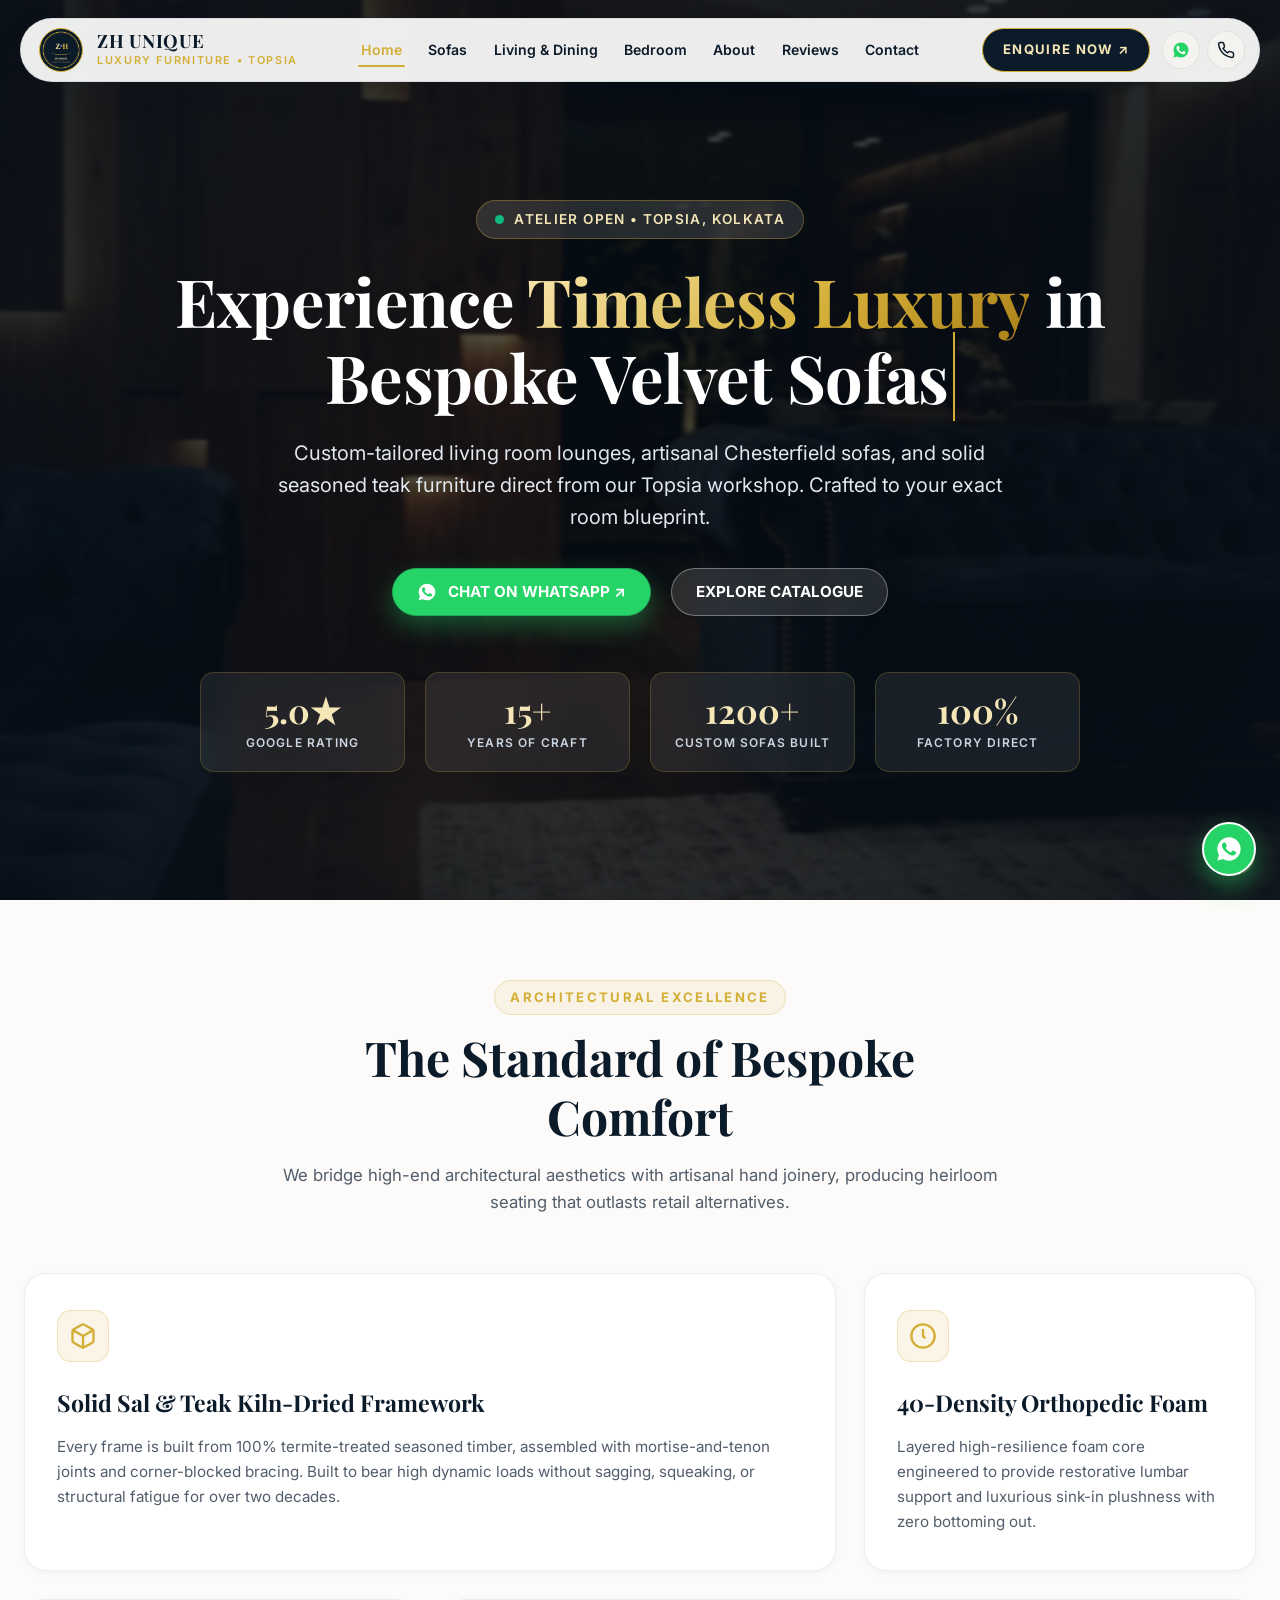
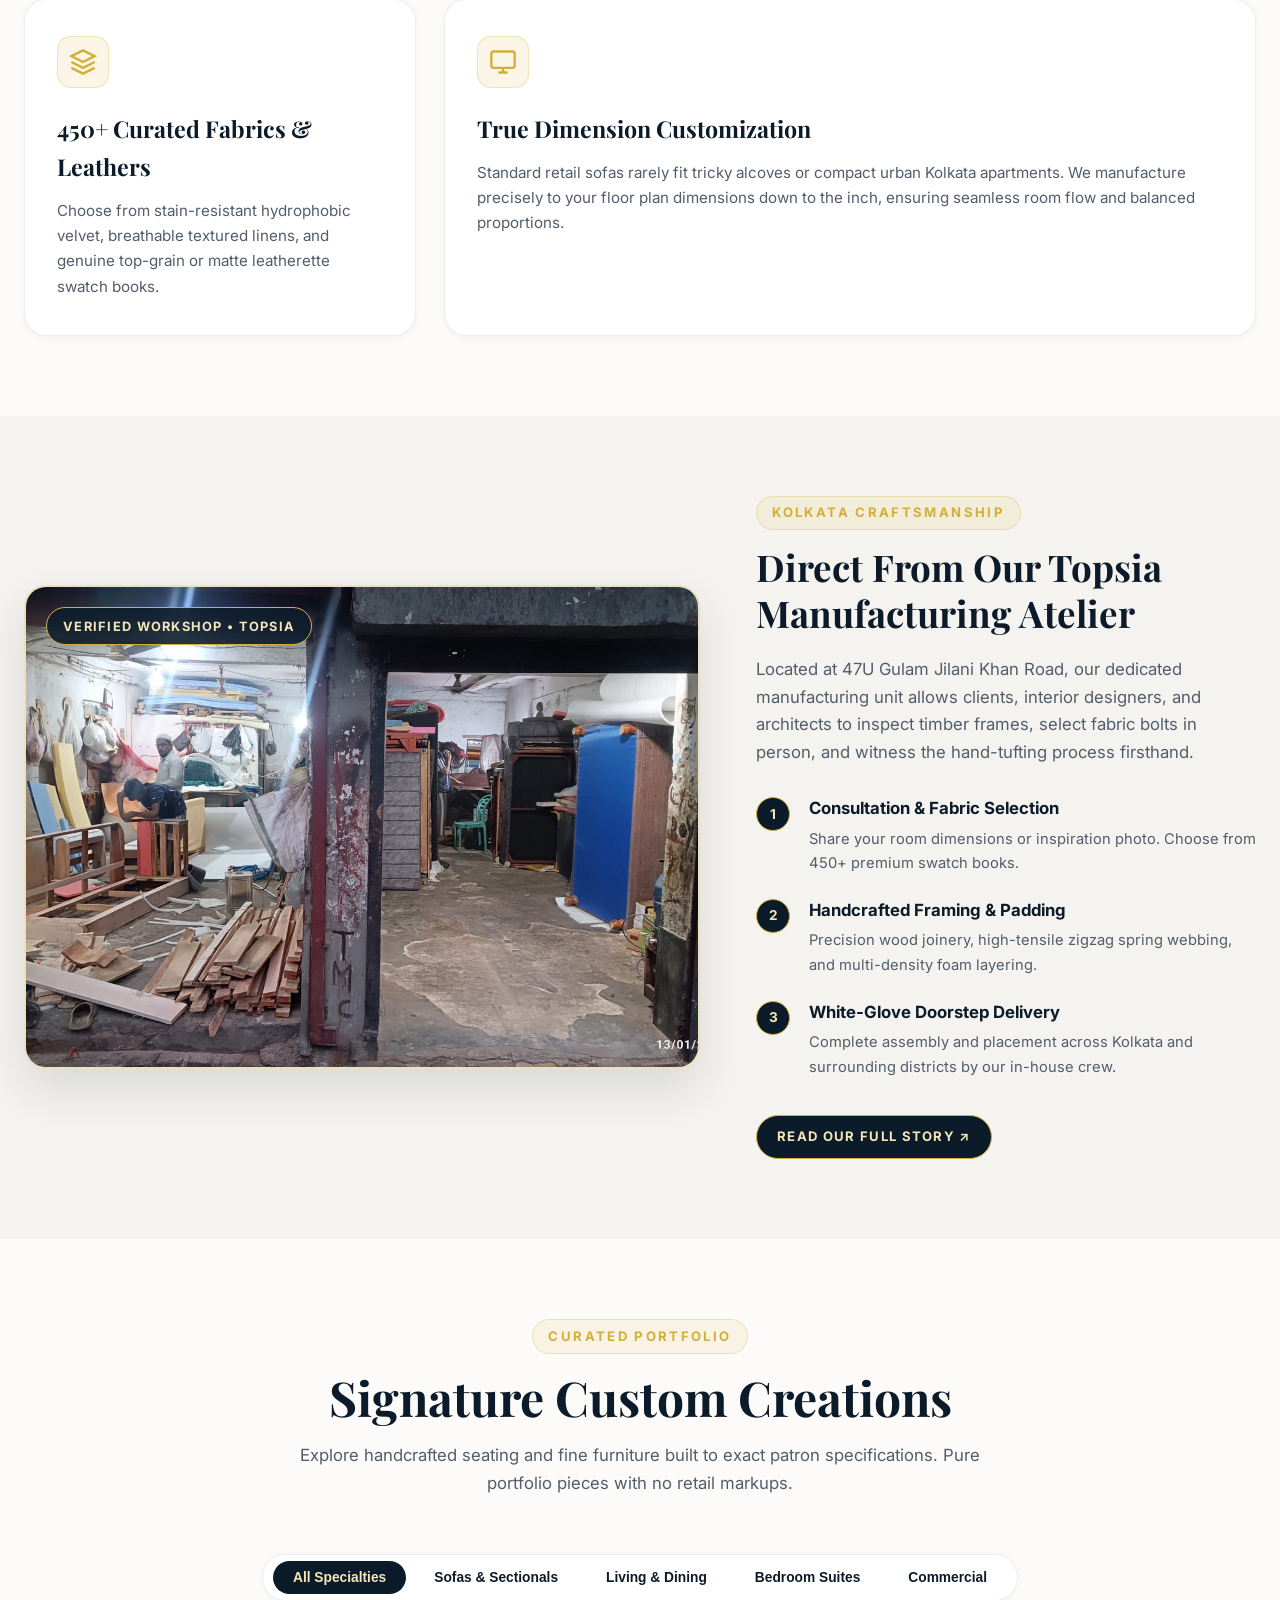
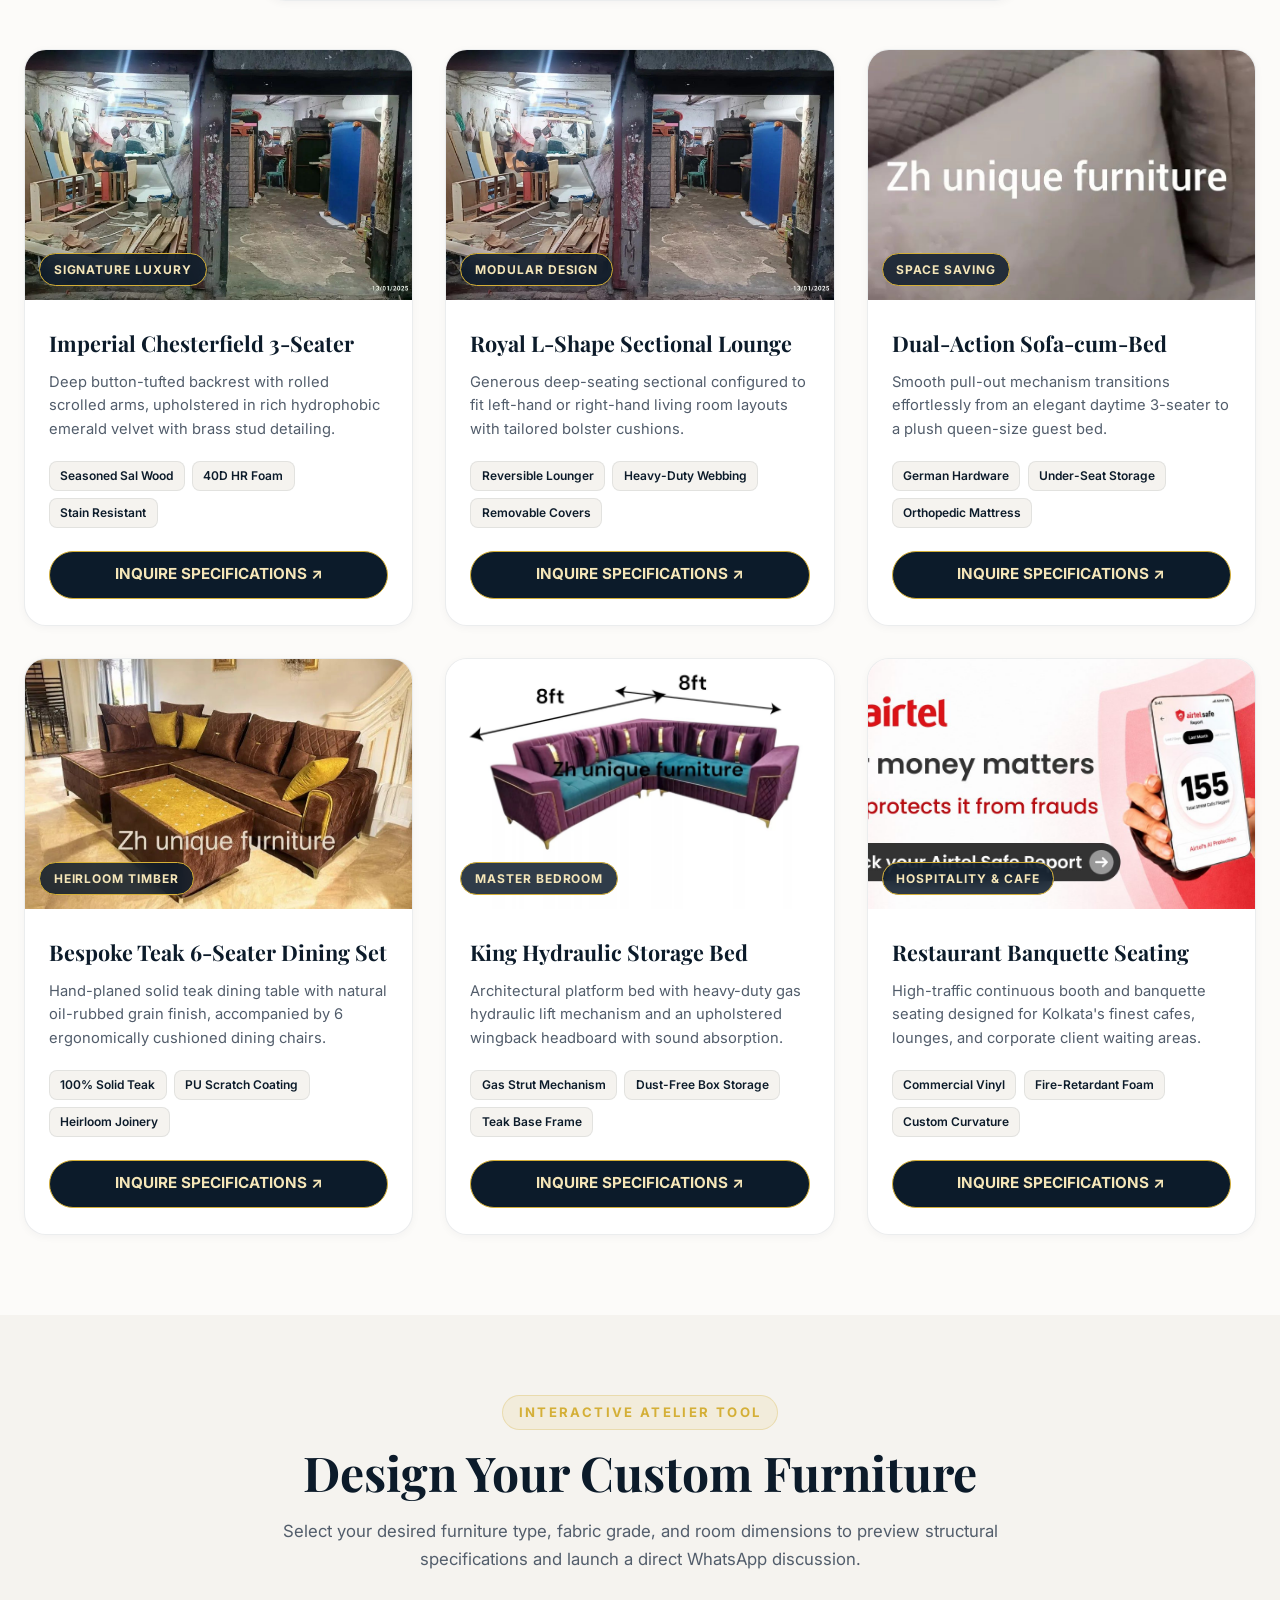
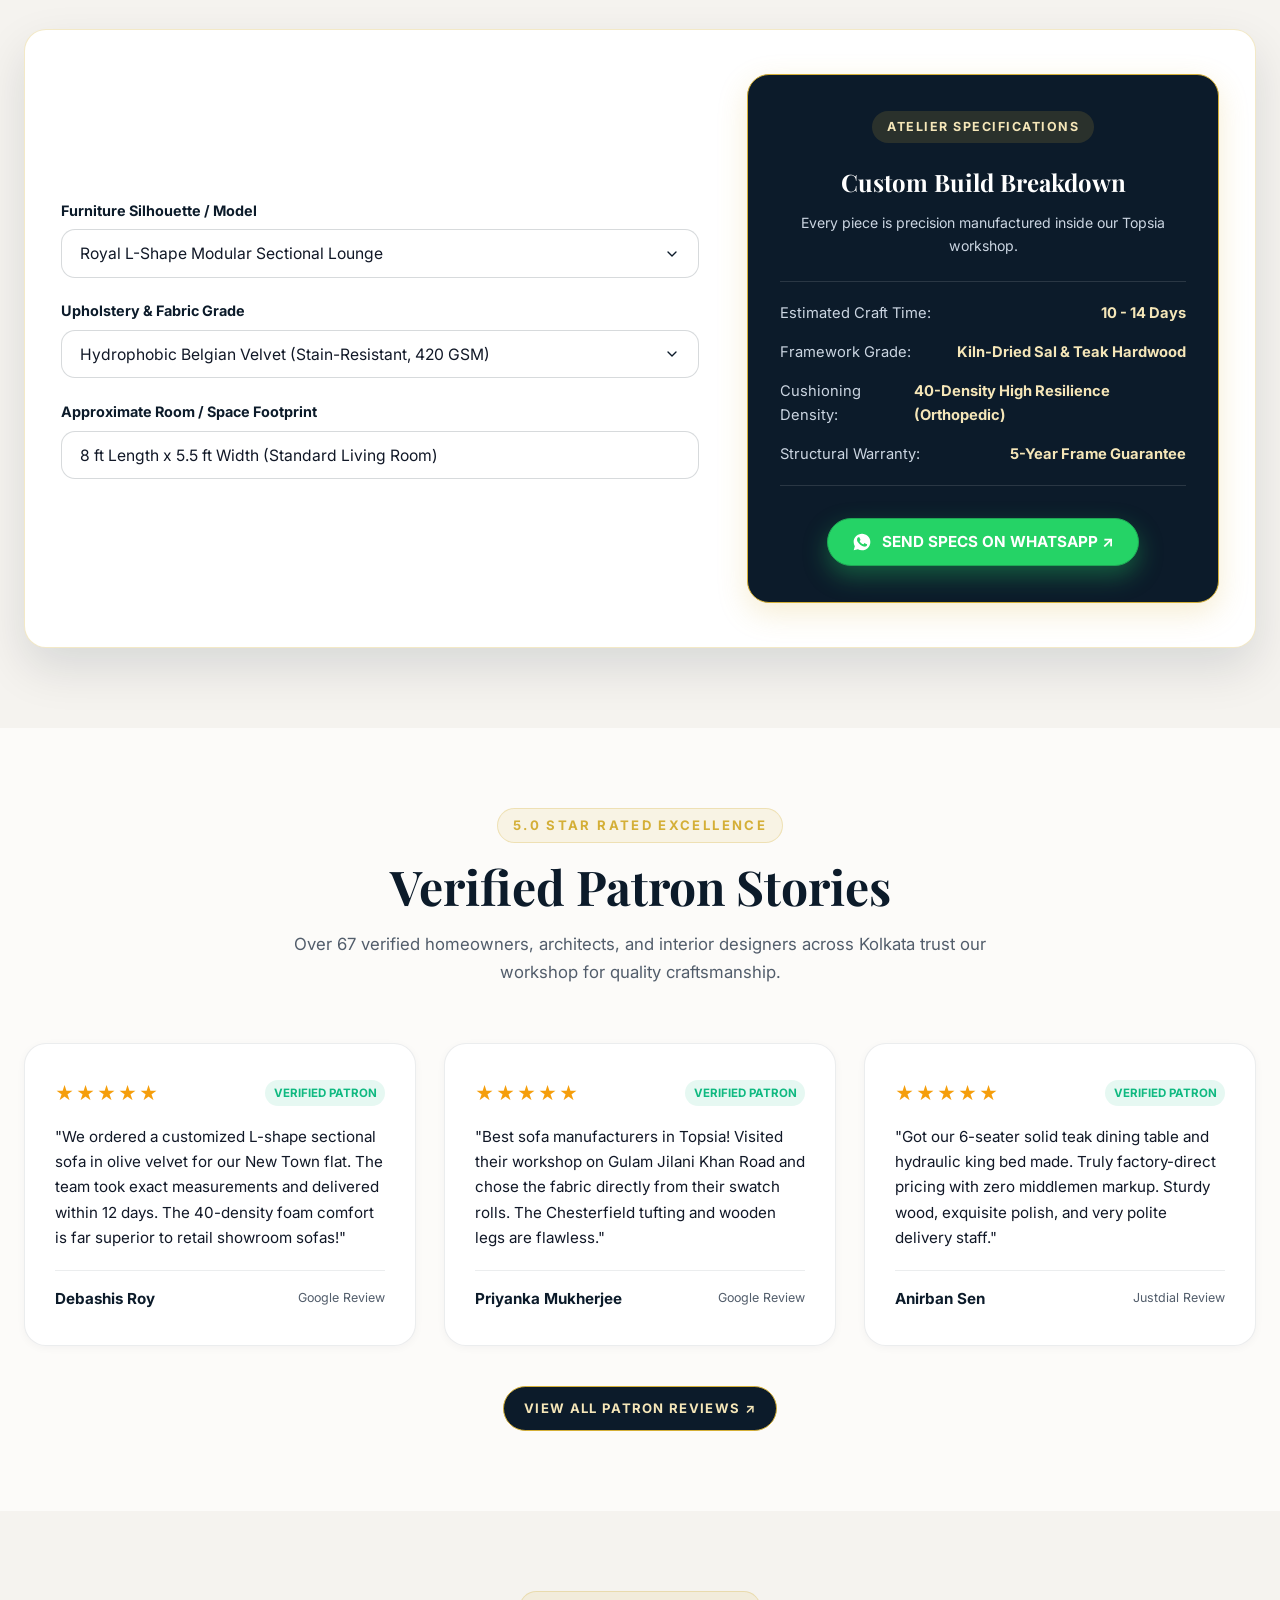
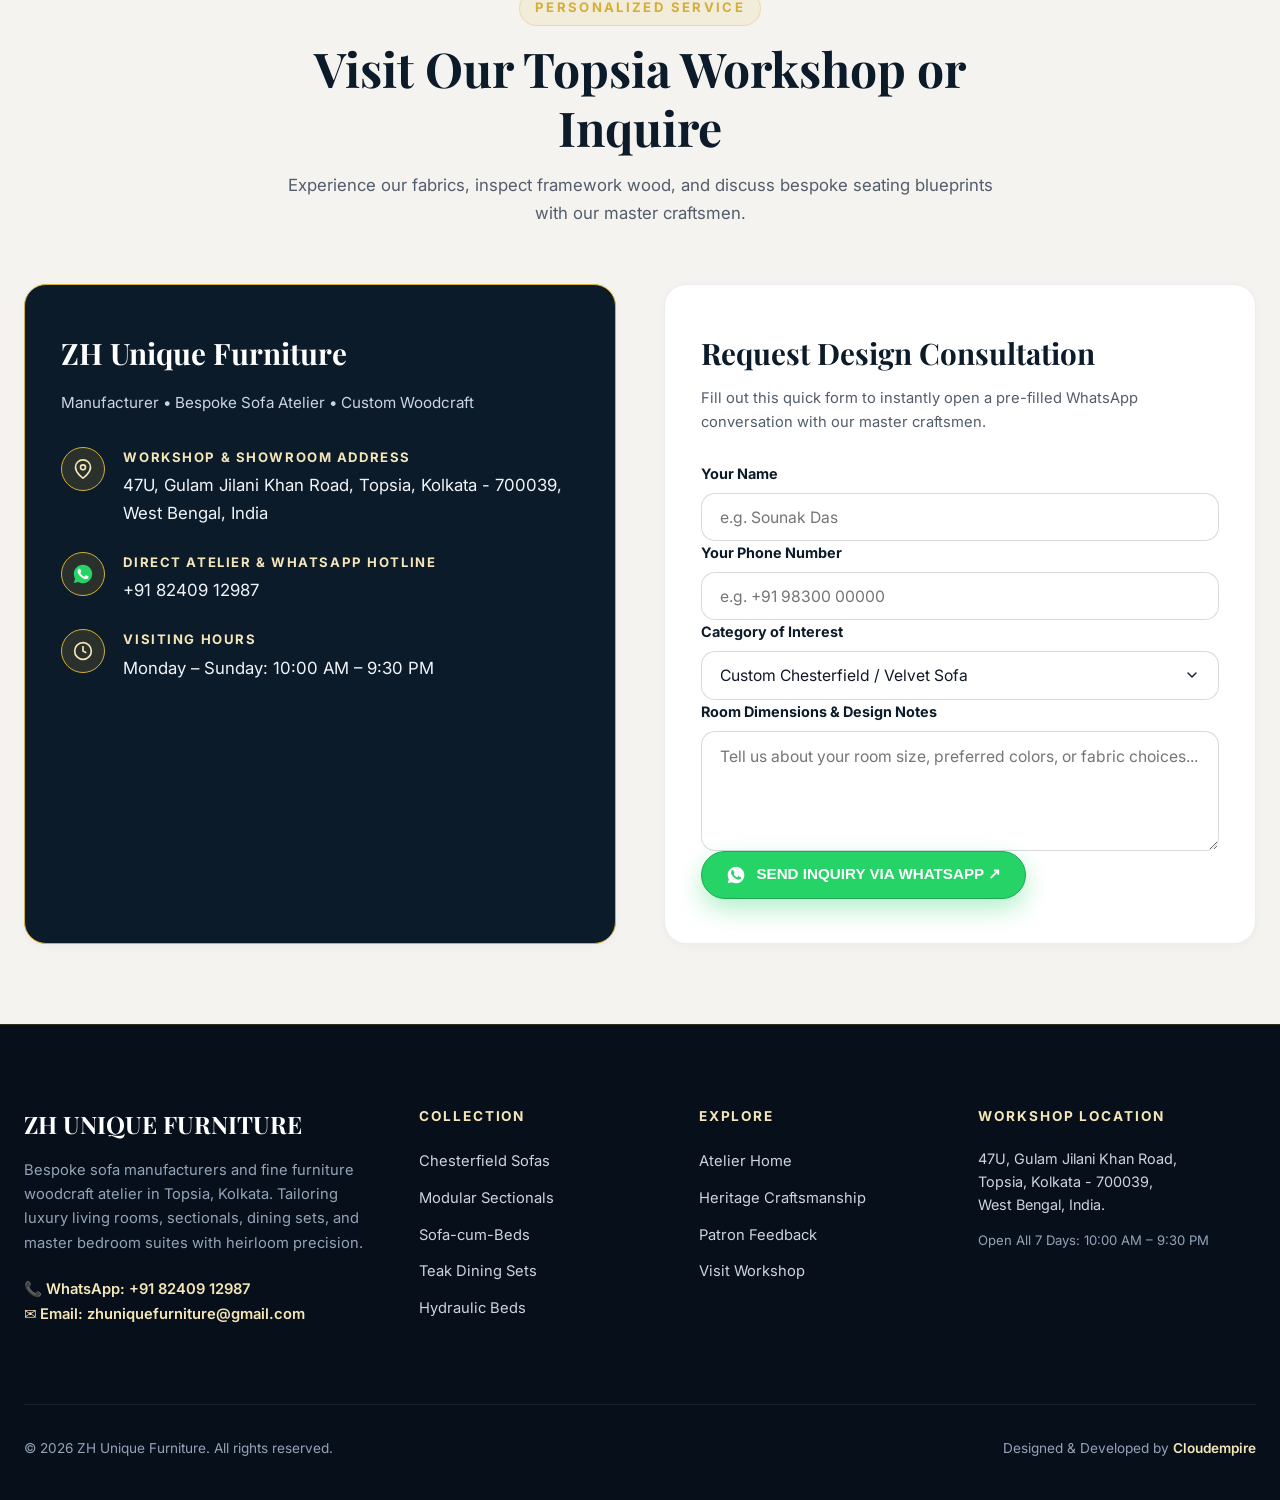
<file: index.html>
<!DOCTYPE html>
<html lang="en">
<head>
  <meta charset="UTF-8">
  <meta name="viewport" content="width=device-width, initial-scale=1.0">
  <title>ZH Unique Furniture | Bespoke Luxury Sofas & Handcrafted Furniture Kolkata</title>
  <meta name="description" content="Kolkata's premier bespoke luxury sofa manufacturer in Topsia. Handcrafted Chesterfield sofas, L-shape modular sectionals, solid teak dining sets, and hydraulic beds.">
  <link rel="icon" type="image/svg+xml" href="assets/images/favicon.svg">
  <link rel="icon" type="image/png" sizes="32x32" href="assets/images/favicon-32x32.png">
  <link rel="icon" href="assets/images/favicon.ico">
  <link rel="apple-touch-icon" sizes="180x180" href="assets/images/apple-touch-icon.png">
  <link rel="preconnect" href="https://fonts.googleapis.com">
  <link rel="preconnect" href="https://fonts.gstatic.com" crossorigin>
  <link href="https://fonts.googleapis.com/css2?family=Cinzel:wght@600;700;800;900&family=Inter:wght@400;500;600;700&family=Playfair+Display:ital,wght@0,600;0,700;0,800;1,600&display=swap" rel="stylesheet">
  <link rel="stylesheet" href="assets/css/style.css">
</head>
<body>

  <!-- Floating Frosted Pill Header -->
  <header class="site-header">
    <nav class="navbar-pill" aria-label="Main Navigation">
      <a href="index.html" class="brand-wrapper">
        <img src="assets/images/logo.png" alt="ZH Unique Furniture Emblem" class="brand-emblem" width="44" height="44">
        <div class="brand-text-block">
          <span class="brand-name">ZH UNIQUE</span>
          <span class="brand-sub">LUXURY FURNITURE • TOPSIA</span>
        </div>
      </a>

      <ul class="nav-links">
        <li><a href="index.html" class="nav-link active">Home</a></li>
        <li><a href="sofas.html" class="nav-link">Sofas</a></li>
        <li><a href="living-dining.html" class="nav-link">Living &amp; Dining</a></li>
        <li><a href="bedroom.html" class="nav-link">Bedroom</a></li>
        <li><a href="about.html" class="nav-link">About</a></li>
        <li><a href="reviews.html" class="nav-link">Reviews</a></li>
        <li><a href="contact.html" class="nav-link">Contact</a></li>
      </ul>

      <div class="header-actions">
        <a href="https://wa.me/918240912987?text=Hello%20ZH%20Unique%20Furniture%2C%20I%20would%20like%20to%20inquire%20about%20custom%20sofas." class="btn-cta-pill" target="_blank" rel="noopener noreferrer">
          ENQUIRE NOW ↗
        </a>
        <div class="social-circle-icons">
          <a href="https://wa.me/918240912987" class="social-icon-btn" aria-label="WhatsApp" target="_blank" rel="noopener noreferrer">
            <svg width="18" height="18" viewBox="0 0 24 24" fill="none">
              <path fill-rule="evenodd" clip-rule="evenodd" d="M12 2C6.48 2 2 6.48 2 12C2 13.85 2.5 15.58 3.37 17.07L2.05 21.95L7.07 20.64C8.52 21.5 10.2 22 12 22C17.52 22 22 17.52 22 12C22 6.48 17.52 2 12 2Z" fill="#25D366"/>
              <path d="M17.5 14.33C17.2 14.18 15.75 13.46 15.48 13.36C15.21 13.26 15.01 13.21 14.82 13.51C14.62 13.81 14.05 14.48 13.88 14.68C13.7 14.88 13.53 14.9 13.23 14.75C12.93 14.6 11.98 14.29 10.85 13.28C9.97 12.5 9.38 11.53 9.2 11.23C9.03 10.93 9.18 10.77 9.33 10.62C9.47 10.49 9.63 10.27 9.78 10.1C9.93 9.93 9.98 9.8 10.08 9.6C10.18 9.4 10.13 9.23 10.05 9.08C9.98 8.93 9.38 7.45 9.13 6.85C8.88 6.28 8.63 6.35 8.45 6.35C8.28 6.35 8.08 6.33 7.88 6.33C7.68 6.33 7.35 6.4 7.08 6.7C6.8 7 6.03 7.73 6.03 9.2C6.03 10.68 7.1 12.1 7.25 12.3C7.4 12.5 9.35 15.5 12.33 16.78C13.03 17.08 13.58 17.27 14.02 17.4C14.73 17.63 15.38 17.6 15.88 17.52C16.45 17.44 17.62 16.81 17.87 16.11C18.12 15.41 18.12 14.81 18.05 14.68C17.97 14.56 17.8 14.48 17.5 14.33Z" fill="#FFFFFF"/>
            </svg>
          </a>
          <a href="tel:+918240912987" class="social-icon-btn" aria-label="Direct Phone">
            <svg width="18" height="18" viewBox="0 0 24 24" fill="none" stroke="currentColor" stroke-width="2">
              <path d="M22 16.92v3a2 2 0 0 1-2.18 2 19.79 19.79 0 0 1-8.63-3.07 19.5 19.5 0 0 1-6-6 19.79 19.79 0 0 1-3.07-8.67A2 2 0 0 1 4.11 2h3a2 2 0 0 1 2 1.72 12.84 12.84 0 0 0 .7 2.81 2 2 0 0 1-.45 2.11L8.09 9.91a16 16 0 0 0 6 6l1.27-1.27a2 2 0 0 1 2.11-.45 12.84 12.84 0 0 0 2.81.7A2 2 0 0 1 22 16.92z"/>
            </svg>
          </a>
        </div>
        <button class="nav-toggle-btn" aria-label="Open Navigation Drawer" aria-expanded="false">
          <svg width="24" height="24" viewBox="0 0 24 24" fill="none" stroke="currentColor" stroke-width="2">
            <path d="M4 6h16M4 12h16M4 18h16"/>
          </svg>
        </button>
      </div>
    </nav>
  </header>

  <!-- Edge-to-Edge 16:9 Gemini Video Hero -->
  <section class="hero-section">
    <div class="hero-video-wrapper">
      <video autoplay muted loop playsinline poster="assets/images/hero-poster.jpg">
        <source src="assets/videos/hero.mp4" type="video/mp4">
      </video>
    </div>
    <div class="hero-overlay"></div>

    <div class="hero-content">
      <div class="hero-badge">
        <span class="live-beacon"></span>
        <span>Atelier Open &bull; Topsia, Kolkata</span>
      </div>

      <h1 class="hero-title">
        Experience <span class="gold-highlight">Timeless Luxury</span> in <br>
        <span class="dynamic-typewriter">Bespoke Velvet Sofas</span>
      </h1>

      <p class="hero-subtitle">
        Custom-tailored living room lounges, artisanal Chesterfield sofas, and solid seasoned teak furniture direct from our Topsia workshop. Crafted to your exact room blueprint.
      </p>

      <div class="hero-actions">
        <!-- Mandatory WhatsApp Contrast Rule: White icon on green button -->
        <a href="https://wa.me/918240912987?text=Hello%20ZH%20Unique%20Furniture%2C%20I%20would%20like%20to%20customize%20a%20sofa%20for%20my%20home." class="btn-hero-primary" target="_blank" rel="noopener noreferrer">
          <svg width="20" height="20" viewBox="0 0 24 24" fill="none">
            <path fill-rule="evenodd" clip-rule="evenodd" d="M12 2C6.48 2 2 6.48 2 12C2 13.85 2.5 15.58 3.37 17.07L2.05 21.95L7.07 20.64C8.52 21.5 10.2 22 12 22C17.52 22 22 17.52 22 12C22 6.48 17.52 2 12 2Z" fill="#FFFFFF"/>
            <path d="M17.5 14.33C17.2 14.18 15.75 13.46 15.48 13.36C15.21 13.26 15.01 13.21 14.82 13.51C14.62 13.81 14.05 14.48 13.88 14.68C13.7 14.88 13.53 14.9 13.23 14.75C12.93 14.6 11.98 14.29 10.85 13.28C9.97 12.5 9.38 11.53 9.2 11.23C9.03 10.93 9.18 10.77 9.33 10.62C9.47 10.49 9.63 10.27 9.78 10.1C9.93 9.93 9.98 9.8 10.08 9.6C10.18 9.4 10.13 9.23 10.05 9.08C9.98 8.93 9.38 7.45 9.13 6.85C8.88 6.28 8.63 6.35 8.45 6.35C8.28 6.35 8.08 6.33 7.88 6.33C7.68 6.33 7.35 6.4 7.08 6.7C6.8 7 6.03 7.73 6.03 9.2C6.03 10.68 7.1 12.1 7.25 12.3C7.4 12.5 9.35 15.5 12.33 16.78C13.03 17.08 13.58 17.27 14.02 17.4C14.73 17.63 15.38 17.6 15.88 17.52C16.45 17.44 17.62 16.81 17.87 16.11C18.12 15.41 18.12 14.81 18.05 14.68C17.97 14.56 17.8 14.48 17.5 14.33Z" fill="#25D366"/>
          </svg>
          <span>CHAT ON WHATSAPP ↗</span>
        </a>
        <a href="sofas.html" class="btn-hero-secondary">
          EXPLORE CATALOGUE
        </a>
      </div>

      <!-- 4 Telemetry Stats in 2x2 Mobile Above Fold -->
      <div class="hero-telemetry-grid">
        <div class="hero-stat-card">
          <div class="stat-number stat-counter" data-target="5.0" data-decimal="true" data-suffix="★">5.0★</div>
          <div class="stat-label">Google Rating</div>
        </div>
        <div class="hero-stat-card">
          <div class="stat-number stat-counter" data-target="15" data-suffix="+">15+</div>
          <div class="stat-label">Years of Craft</div>
        </div>
        <div class="hero-stat-card">
          <div class="stat-number stat-counter" data-target="1200" data-suffix="+">1200+</div>
          <div class="stat-label">Custom Sofas Built</div>
        </div>
        <div class="hero-stat-card">
          <div class="stat-number stat-counter" data-target="100" data-suffix="%">100%</div>
          <div class="stat-label">Factory Direct</div>
        </div>
      </div>
    </div>

    <button class="video-control-btn" aria-label="Pause Hero Video">
      <svg width="20" height="20" viewBox="0 0 24 24" fill="none" stroke="currentColor" stroke-width="2">
        <rect x="6" y="4" width="4" height="16"/>
        <rect x="14" y="4" width="4" height="16"/>
      </svg>
    </button>
  </section>

  <!-- Brand Philosophy Bento Grid -->
  <section class="section">
    <div class="section-head">
      <span class="section-kicker">Architectural Excellence</span>
      <h2 class="section-title">The Standard of Bespoke Comfort</h2>
      <p class="section-desc">We bridge high-end architectural aesthetics with artisanal hand joinery, producing heirloom seating that outlasts retail alternatives.</p>
    </div>

    <div class="bento-grid">
      <div class="bento-card col-span-2">
        <div class="bento-icon-badge">
          <svg width="28" height="28" viewBox="0 0 24 24" fill="none" stroke="currentColor" stroke-width="2">
            <path d="M21 16V8a2 2 0 0 0-1-1.73l-7-4a2 2 0 0 0-2 0l-7 4A2 2 0 0 0 3 8v8a2 2 0 0 0 1 1.73l7 4a2 2 0 0 0 2 0l7-4A2 2 0 0 0 21 16z"/>
            <polyline points="3.27 6.96 12 12.01 20.73 6.96"/>
            <line x1="12" y1="22.08" x2="12" y2="12"/>
          </svg>
        </div>
        <h3 class="bento-title">Solid Sal &amp; Teak Kiln-Dried Framework</h3>
        <p class="bento-desc">Every frame is built from 100% termite-treated seasoned timber, assembled with mortise-and-tenon joints and corner-blocked bracing. Built to bear high dynamic loads without sagging, squeaking, or structural fatigue for over two decades.</p>
      </div>

      <div class="bento-card">
        <div class="bento-icon-badge">
          <svg width="28" height="28" viewBox="0 0 24 24" fill="none" stroke="currentColor" stroke-width="2">
            <circle cx="12" cy="12" r="10"/>
            <polyline points="12 6 12 12 14 14"/>
          </svg>
        </div>
        <h3 class="bento-title">40-Density Orthopedic Foam</h3>
        <p class="bento-desc">Layered high-resilience foam core engineered to provide restorative lumbar support and luxurious sink-in plushness with zero bottoming out.</p>
      </div>

      <div class="bento-card">
        <div class="bento-icon-badge">
          <svg width="28" height="28" viewBox="0 0 24 24" fill="none" stroke="currentColor" stroke-width="2">
            <path d="M12 2L2 7l10 5 10-5-10-5zM2 17l10 5 10-5M2 12l10 5 10-5"/>
          </svg>
        </div>
        <h3 class="bento-title">450+ Curated Fabrics &amp; Leathers</h3>
        <p class="bento-desc">Choose from stain-resistant hydrophobic velvet, breathable textured linens, and genuine top-grain or matte leatherette swatch books.</p>
      </div>

      <div class="bento-card col-span-2">
        <div class="bento-icon-badge">
          <svg width="28" height="28" viewBox="0 0 24 24" fill="none" stroke="currentColor" stroke-width="2">
            <rect x="2" y="3" width="20" height="14" rx="2" ry="2"/>
            <line x1="8" y1="21" x2="16" y2="21"/>
            <line x1="12" y1="17" x2="12" y2="21"/>
          </svg>
        </div>
        <h3 class="bento-title">True Dimension Customization</h3>
        <p class="bento-desc">Standard retail sofas rarely fit tricky alcoves or compact urban Kolkata apartments. We manufacture precisely to your floor plan dimensions down to the inch, ensuring seamless room flow and balanced proportions.</p>
      </div>
    </div>
  </section>

  <!-- Heritage Workshop Centerpiece (Verified Photo) -->
  <section class="section section-alt">
    <div class="heritage-centerpiece">
      <div class="heritage-media-card">
        <span class="heritage-badge-tag">Verified Workshop &bull; Topsia</span>
        <img src="assets/images/storefront_workshop.jpg" alt="ZH Unique Furniture Workshop in Topsia Kolkata" width="700" height="480">
      </div>

      <div class="heritage-content">
        <span class="section-kicker">Kolkata Craftsmanship</span>
        <h3>Direct From Our Topsia Manufacturing Atelier</h3>
        <p class="section-desc">Located at 47U Gulam Jilani Khan Road, our dedicated manufacturing unit allows clients, interior designers, and architects to inspect timber frames, select fabric bolts in person, and witness the hand-tufting process firsthand.</p>

        <div class="heritage-timeline">
          <div class="timeline-step">
            <div class="step-num">1</div>
            <div class="step-info">
              <h4>Consultation &amp; Fabric Selection</h4>
              <p>Share your room dimensions or inspiration photo. Choose from 450+ premium swatch books.</p>
            </div>
          </div>

          <div class="timeline-step">
            <div class="step-num">2</div>
            <div class="step-info">
              <h4>Handcrafted Framing &amp; Padding</h4>
              <p>Precision wood joinery, high-tensile zigzag spring webbing, and multi-density foam layering.</p>
            </div>
          </div>

          <div class="timeline-step">
            <div class="step-num">3</div>
            <div class="step-info">
              <h4>White-Glove Doorstep Delivery</h4>
              <p>Complete assembly and placement across Kolkata and surrounding districts by our in-house crew.</p>
            </div>
          </div>
        </div>

        <a href="about.html" class="btn-cta-pill" style="display: inline-flex;">READ OUR FULL STORY ↗</a>
      </div>
    </div>
  </section>

  <!-- Signature Offerings Spotlight (Filterable Portfolio) -->
  <section class="section">
    <div class="section-head">
      <span class="section-kicker">Curated Portfolio</span>
      <h2 class="section-title">Signature Custom Creations</h2>
      <p class="section-desc">Explore handcrafted seating and fine furniture built to exact patron specifications. Pure portfolio pieces with no retail markups.</p>
    </div>

    <div class="filter-rail-sticky-wrapper">
      <div class="portfolio-filter">
        <button class="filter-btn active" data-filter="all">All Specialties</button>
        <button class="filter-btn" data-filter="sofas">Sofas &amp; Sectionals</button>
        <button class="filter-btn" data-filter="dining">Living &amp; Dining</button>
        <button class="filter-btn" data-filter="bedroom">Bedroom Suites</button>
        <button class="filter-btn" data-filter="commercial">Commercial</button>
      </div>
    </div>

    <div class="portfolio-grid">
      <!-- Card 1 -->
      <article class="offering-card" data-category="sofas">
        <div class="offering-media">
          <span class="offering-badge">Signature Luxury</span>
          <img src="assets/images/sofa_chesterfield_emerald.jpg" alt="Chesterfield 3-Seater Velvet Sofa" loading="lazy" decoding="async">
        </div>
        <div class="offering-body">
          <h3 class="offering-title">Imperial Chesterfield 3-Seater</h3>
          <p class="offering-desc">Deep button-tufted backrest with rolled scrolled arms, upholstered in rich hydrophobic emerald velvet with brass stud detailing.</p>
          <div class="spec-pills">
            <span class="spec-pill">Seasoned Sal Wood</span>
            <span class="spec-pill">40D HR Foam</span>
            <span class="spec-pill">Stain Resistant</span>
          </div>
          <a href="https://wa.me/918240912987?text=Hi%20ZH%20Unique%20Furniture%2C%20I%20am%20interested%20in%20the%20Imperial%20Chesterfield%203-Seater%20Sofa." class="btn-card-inquire" target="_blank" rel="noopener noreferrer">INQUIRE SPECIFICATIONS ↗</a>
        </div>
      </article>

      <!-- Card 2 -->
      <article class="offering-card" data-category="sofas">
        <div class="offering-media">
          <span class="offering-badge">Modular Design</span>
          <img src="assets/images/sofa_l_shape_modular.jpg" alt="Royal L-Shape Sectional Lounge" loading="lazy" decoding="async">
        </div>
        <div class="offering-body">
          <h3 class="offering-title">Royal L-Shape Sectional Lounge</h3>
          <p class="offering-desc">Generous deep-seating sectional configured to fit left-hand or right-hand living room layouts with tailored bolster cushions.</p>
          <div class="spec-pills">
            <span class="spec-pill">Reversible Lounger</span>
            <span class="spec-pill">Heavy-Duty Webbing</span>
            <span class="spec-pill">Removable Covers</span>
          </div>
          <a href="https://wa.me/918240912987?text=Hi%20ZH%20Unique%20Furniture%2C%20I%20am%20interested%20in%20the%20Royal%20L-Shape%20Sectional." class="btn-card-inquire" target="_blank" rel="noopener noreferrer">INQUIRE SPECIFICATIONS ↗</a>
        </div>
      </article>

      <!-- Card 3 -->
      <article class="offering-card" data-category="sofas">
        <div class="offering-media">
          <span class="offering-badge">Space Saving</span>
          <img src="assets/images/sofa_cum_bed_velvet.jpg" alt="Ergonomic Sofa-cum-Bed" loading="lazy" decoding="async">
        </div>
        <div class="offering-body">
          <h3 class="offering-title">Dual-Action Sofa-cum-Bed</h3>
          <p class="offering-desc">Smooth pull-out mechanism transitions effortlessly from an elegant daytime 3-seater to a plush queen-size guest bed.</p>
          <div class="spec-pills">
            <span class="spec-pill">German Hardware</span>
            <span class="spec-pill">Under-Seat Storage</span>
            <span class="spec-pill">Orthopedic Mattress</span>
          </div>
          <a href="https://wa.me/918240912987?text=Hi%20ZH%20Unique%20Furniture%2C%20I%20am%20interested%20in%20the%20Dual-Action%20Sofa-cum-Bed." class="btn-card-inquire" target="_blank" rel="noopener noreferrer">INQUIRE SPECIFICATIONS ↗</a>
        </div>
      </article>

      <!-- Card 4 -->
      <article class="offering-card" data-category="dining">
        <div class="offering-media">
          <span class="offering-badge">Heirloom Timber</span>
          <img src="assets/images/dining_teak_6seater.jpg" alt="Teak Wood 6-Seater Dining Set" loading="lazy" decoding="async">
        </div>
        <div class="offering-body">
          <h3 class="offering-title">Bespoke Teak 6-Seater Dining Set</h3>
          <p class="offering-desc">Hand-planed solid teak dining table with natural oil-rubbed grain finish, accompanied by 6 ergonomically cushioned dining chairs.</p>
          <div class="spec-pills">
            <span class="spec-pill">100% Solid Teak</span>
            <span class="spec-pill">PU Scratch Coating</span>
            <span class="spec-pill">Heirloom Joinery</span>
          </div>
          <a href="https://wa.me/918240912987?text=Hi%20ZH%20Unique%20Furniture%2C%20I%20am%20interested%20in%20the%20Teak%20Dining%20Set." class="btn-card-inquire" target="_blank" rel="noopener noreferrer">INQUIRE SPECIFICATIONS ↗</a>
        </div>
      </article>

      <!-- Card 5 -->
      <article class="offering-card" data-category="bedroom">
        <div class="offering-media">
          <span class="offering-badge">Master Bedroom</span>
          <img src="assets/images/bed_hydraulic_king.jpg" alt="King-Size Hydraulic Bed" loading="lazy" decoding="async">
        </div>
        <div class="offering-body">
          <h3 class="offering-title">King Hydraulic Storage Bed</h3>
          <p class="offering-desc">Architectural platform bed with heavy-duty gas hydraulic lift mechanism and an upholstered wingback headboard with sound absorption.</p>
          <div class="spec-pills">
            <span class="spec-pill">Gas Strut Mechanism</span>
            <span class="spec-pill">Dust-Free Box Storage</span>
            <span class="spec-pill">Teak Base Frame</span>
          </div>
          <a href="https://wa.me/918240912987?text=Hi%20ZH%20Unique%20Furniture%2C%20I%20am%20interested%20in%20the%20King%20Hydraulic%20Bed." class="btn-card-inquire" target="_blank" rel="noopener noreferrer">INQUIRE SPECIFICATIONS ↗</a>
        </div>
      </article>

      <!-- Card 6 -->
      <article class="offering-card" data-category="commercial">
        <div class="offering-media">
          <span class="offering-badge">Hospitality &amp; Cafe</span>
          <img src="assets/images/sofa_commercial_banquette.jpg" alt="Commercial Banquette Seating" loading="lazy" decoding="async">
        </div>
        <div class="offering-body">
          <h3 class="offering-title">Restaurant Banquette Seating</h3>
          <p class="offering-desc">High-traffic continuous booth and banquette seating designed for Kolkata's finest cafes, lounges, and corporate client waiting areas.</p>
          <div class="spec-pills">
            <span class="spec-pill">Commercial Vinyl</span>
            <span class="spec-pill">Fire-Retardant Foam</span>
            <span class="spec-pill">Custom Curvature</span>
          </div>
          <a href="https://wa.me/918240912987?text=Hi%20ZH%20Unique%20Furniture%2C%20I%20am%20interested%20in%20Commercial%20Banquette%20Seating." class="btn-card-inquire" target="_blank" rel="noopener noreferrer">INQUIRE SPECIFICATIONS ↗</a>
        </div>
      </article>
    </div>
  </section>

  <!-- Interactive Industry Widget: Custom Sofa & Furniture Configurator -->
  <section class="section section-alt">
    <div class="section-head">
      <span class="section-kicker">Interactive Atelier Tool</span>
      <h2 class="section-title">Design Your Custom Furniture</h2>
      <p class="section-desc">Select your desired furniture type, fabric grade, and room dimensions to preview structural specifications and launch a direct WhatsApp discussion.</p>
    </div>

    <div class="configurator-wrapper">
      <div class="config-form-pane">
        <div class="form-group">
          <label for="cfg-type" class="form-label">Furniture Silhouette / Model</label>
          <select id="cfg-type" class="form-select">
            <option value="Chesterfield 3-Seater Velvet Sofa">Imperial Chesterfield 3-Seater Velvet</option>
            <option value="Royal L-Shape Modular Sectional" selected>Royal L-Shape Modular Sectional Lounge</option>
            <option value="Dual-Action Space-Saving Sofa-cum-Bed">Dual-Action Space-Saving Sofa-cum-Bed</option>
            <option value="Solid Teak 6-Seater Handcrafted Dining Set">Solid Teak 6-Seater Handcrafted Dining Set</option>
            <option value="King-Size Hydraulic Storage Bed">King-Size Hydraulic Storage Bed</option>
            <option value="Commercial Banquette Booth Seating">Commercial Cafe &amp; Lounge Banquette</option>
          </select>
        </div>

        <div class="form-group">
          <label for="cfg-material" class="form-label">Upholstery &amp; Fabric Grade</label>
          <select id="cfg-material" class="form-select">
            <option value="Hydrophobic Belgian Velvet (Stain-Resistant)">Hydrophobic Belgian Velvet (Stain-Resistant, 420 GSM)</option>
            <option value="Premium Top-Grain Matte Leatherette">Premium Matte Breathable Leatherette</option>
            <option value="Textured Organic Hand-Loomed Linen">Textured Organic Hand-Loomed Linen</option>
            <option value="Natural Teak Wood Grain (Oil-Rubbed Finish)">Natural Teak Wood Grain (Hand Oil-Rubbed)</option>
          </select>
        </div>

        <div class="form-group">
          <label for="cfg-dimensions" class="form-label">Approximate Room / Space Footprint</label>
          <input type="text" id="cfg-dimensions" class="form-control" value="8 ft Length x 5.5 ft Width (Standard Living Room)" placeholder="e.g. 9ft x 6ft L-shape or 7ft linear">
        </div>
      </div>

      <div class="config-output-card">
        <span class="config-output-badge">Atelier Specifications</span>
        <h4 style="font-family: var(--font-serif); font-size: 1.5rem; margin-bottom: 0.5rem; color: #ffffff;">Custom Build Breakdown</h4>
        <p style="font-size: 0.88rem; color: #cbd5e1;">Every piece is precision manufactured inside our Topsia workshop.</p>

        <div class="config-spec-list">
          <div class="config-spec-item">
            <span class="spec-name">Estimated Craft Time:</span>
            <span id="cfg-res-lead" class="spec-val">10 - 14 Days</span>
          </div>
          <div class="config-spec-item">
            <span class="spec-name">Framework Grade:</span>
            <span id="cfg-res-wood" class="spec-val">Kiln-Dried Sal &amp; Teak Hardwood</span>
          </div>
          <div class="config-spec-item">
            <span class="spec-name">Cushioning Density:</span>
            <span id="cfg-res-foam" class="spec-val">40-Density High Resilience</span>
          </div>
          <div class="config-spec-item">
            <span class="spec-name">Structural Warranty:</span>
            <span class="spec-val">5-Year Frame Guarantee</span>
          </div>
        </div>

        <a id="cfg-inquire-btn" href="#" class="btn-form-submit" target="_blank" rel="noopener noreferrer">
          <!-- Mandatory WhatsApp Contrast Rule -->
          <svg width="20" height="20" viewBox="0 0 24 24" fill="none">
            <path fill-rule="evenodd" clip-rule="evenodd" d="M12 2C6.48 2 2 6.48 2 12C2 13.85 2.5 15.58 3.37 17.07L2.05 21.95L7.07 20.64C8.52 21.5 10.2 22 12 22C17.52 22 22 17.52 22 12C22 6.48 17.52 2 12 2Z" fill="#FFFFFF"/>
            <path d="M17.5 14.33C17.2 14.18 15.75 13.46 15.48 13.36C15.21 13.26 15.01 13.21 14.82 13.51C14.62 13.81 14.05 14.48 13.88 14.68C13.7 14.88 13.53 14.9 13.23 14.75C12.93 14.6 11.98 14.29 10.85 13.28C9.97 12.5 9.38 11.53 9.2 11.23C9.03 10.93 9.18 10.77 9.33 10.62C9.47 10.49 9.63 10.27 9.78 10.1C9.93 9.93 9.98 9.8 10.08 9.6C10.18 9.4 10.13 9.23 10.05 9.08C9.98 8.93 9.38 7.45 9.13 6.85C8.88 6.28 8.63 6.35 8.45 6.35C8.28 6.35 8.08 6.33 7.88 6.33C7.68 6.33 7.35 6.4 7.08 6.7C6.8 7 6.03 7.73 6.03 9.2C6.03 10.68 7.1 12.1 7.25 12.3C7.4 12.5 9.35 15.5 12.33 16.78C13.03 17.08 13.58 17.27 14.02 17.4C14.73 17.63 15.38 17.6 15.88 17.52C16.45 17.44 17.62 16.81 17.87 16.11C18.12 15.41 18.12 14.81 18.05 14.68C17.97 14.56 17.8 14.48 17.5 14.33Z" fill="#25D366"/>
          </svg>
          <span>SEND SPECS ON WHATSAPP ↗</span>
        </a>
      </div>
    </div>
  </section>

  <!-- Verified Patron Stories & Google Reviews Wall -->
  <section class="section">
    <div class="section-head">
      <span class="section-kicker">5.0 Star Rated Excellence</span>
      <h2 class="section-title">Verified Patron Stories</h2>
      <p class="section-desc">Over 67 verified homeowners, architects, and interior designers across Kolkata trust our workshop for quality craftsmanship.</p>
    </div>

    <div class="reviews-grid">
      <!-- Review 1 -->
      <div class="review-card">
        <div class="review-header">
          <div class="review-stars">★★★★★</div>
          <span class="verified-badge">Verified Patron</span>
        </div>
        <p class="review-quote">"We ordered a customized L-shape sectional sofa in olive velvet for our New Town flat. The team took exact measurements and delivered within 12 days. The 40-density foam comfort is far superior to retail showroom sofas!"</p>
        <div class="reviewer-meta">
          <span class="reviewer-name">Debashis Roy</span>
          <span class="review-source">Google Review</span>
        </div>
      </div>

      <!-- Review 2 -->
      <div class="review-card">
        <div class="review-header">
          <div class="review-stars">★★★★★</div>
          <span class="verified-badge">Verified Patron</span>
        </div>
        <p class="review-quote">"Best sofa manufacturers in Topsia! Visited their workshop on Gulam Jilani Khan Road and chose the fabric directly from their swatch rolls. The Chesterfield tufting and wooden legs are flawless."</p>
        <div class="reviewer-meta">
          <span class="reviewer-name">Priyanka Mukherjee</span>
          <span class="review-source">Google Review</span>
        </div>
      </div>

      <!-- Review 3 -->
      <div class="review-card">
        <div class="review-header">
          <div class="review-stars">★★★★★</div>
          <span class="verified-badge">Verified Patron</span>
        </div>
        <p class="review-quote">"Got our 6-seater solid teak dining table and hydraulic king bed made. Truly factory-direct pricing with zero middlemen markup. Sturdy wood, exquisite polish, and very polite delivery staff."</p>
        <div class="reviewer-meta">
          <span class="reviewer-name">Anirban Sen</span>
          <span class="review-source">Justdial Review</span>
        </div>
      </div>
    </div>

    <div style="text-align: center; margin-top: 2.5rem;">
      <a href="reviews.html" class="btn-cta-pill" style="display: inline-flex;">VIEW ALL PATRON REVIEWS ↗</a>
    </div>
  </section>

  <!-- Visiting Counter & Direct WhatsApp Dispatcher -->
  <section class="section section-alt">
    <div class="section-head">
      <span class="section-kicker">Personalized Service</span>
      <h2 class="section-title">Visit Our Topsia Workshop or Inquire</h2>
      <p class="section-desc">Experience our fabrics, inspect framework wood, and discuss bespoke seating blueprints with our master craftsmen.</p>
    </div>

    <div class="contact-layout">
      <div class="contact-info-card">
        <h3 style="font-family: var(--font-serif); font-size: 1.85rem; color: #ffffff; margin-bottom: 0.75rem;">ZH Unique Furniture</h3>
        <p style="color: #cbd5e1; font-size: 0.95rem;">Manufacturer &bull; Bespoke Sofa Atelier &bull; Custom Woodcraft</p>

        <div class="contact-pill-list">
          <div class="contact-pill-item">
            <div class="contact-icon-bubble">
              <svg width="20" height="20" viewBox="0 0 24 24" fill="none" stroke="currentColor" stroke-width="2">
                <path d="M21 10c0 7-9 13-9 13s-9-6-9-13a9 9 0 0 1 18 0z"/>
                <circle cx="12" cy="10" r="3"/>
              </svg>
            </div>
            <div class="contact-pill-text">
              <h4>Workshop &amp; Showroom Address</h4>
              <p>47U, Gulam Jilani Khan Road, Topsia, Kolkata - 700039, West Bengal, India</p>
            </div>
          </div>

          <div class="contact-pill-item">
            <div class="contact-icon-bubble">
              <!-- Mandatory WhatsApp icon adjacent to contact number -->
              <svg width="22" height="22" viewBox="0 0 24 24" fill="none">
                <path fill-rule="evenodd" clip-rule="evenodd" d="M12 2C6.48 2 2 6.48 2 12C2 13.85 2.5 15.58 3.37 17.07L2.05 21.95L7.07 20.64C8.52 21.5 10.2 22 12 22C17.52 22 22 17.52 22 12C22 6.48 17.52 2 12 2Z" fill="#25D366"/>
                <path d="M17.5 14.33C17.2 14.18 15.75 13.46 15.48 13.36C15.21 13.26 15.01 13.21 14.82 13.51C14.62 13.81 14.05 14.48 13.88 14.68C13.7 14.88 13.53 14.9 13.23 14.75C12.93 14.6 11.98 14.29 10.85 13.28C9.97 12.5 9.38 11.53 9.2 11.23C9.03 10.93 9.18 10.77 9.33 10.62C9.47 10.49 9.63 10.27 9.78 10.1C9.93 9.93 9.98 9.8 10.08 9.6C10.18 9.4 10.13 9.23 10.05 9.08C9.98 8.93 9.38 7.45 9.13 6.85C8.88 6.28 8.63 6.35 8.45 6.35C8.28 6.35 8.08 6.33 7.88 6.33C7.68 6.33 7.35 6.4 7.08 6.7C6.8 7 6.03 7.73 6.03 9.2C6.03 10.68 7.1 12.1 7.25 12.3C7.4 12.5 9.35 15.5 12.33 16.78C13.03 17.08 13.58 17.27 14.02 17.4C14.73 17.63 15.38 17.6 15.88 17.52C16.45 17.44 17.62 16.81 17.87 16.11C18.12 15.41 18.12 14.81 18.05 14.68C17.97 14.56 17.8 14.48 17.5 14.33Z" fill="#FFFFFF"/>
              </svg>
            </div>
            <div class="contact-pill-text">
              <h4>Direct Atelier &amp; WhatsApp Hotline</h4>
              <p><a href="https://wa.me/918240912987" target="_blank" rel="noopener noreferrer">+91 82409 12987</a></p>
            </div>
          </div>

          <div class="contact-pill-item">
            <div class="contact-icon-bubble">
              <svg width="20" height="20" viewBox="0 0 24 24" fill="none" stroke="currentColor" stroke-width="2">
                <circle cx="12" cy="12" r="10"/>
                <polyline points="12 6 12 12 16 14"/>
              </svg>
            </div>
            <div class="contact-pill-text">
              <h4>Visiting Hours</h4>
              <p>Monday &ndash; Sunday: 10:00 AM &ndash; 9:30 PM</p>
            </div>
          </div>
        </div>
      </div>

      <div class="contact-form-card">
        <h3 style="font-family: var(--font-serif); font-size: 1.85rem; color: var(--color-primary); margin-bottom: 0.5rem;">Request Design Consultation</h3>
        <p style="color: var(--color-text-muted); font-size: 0.92rem; margin-bottom: 1.75rem;">Fill out this quick form to instantly open a pre-filled WhatsApp conversation with our master craftsmen.</p>

        <form id="zh-contact-form">
          <div class="form-group">
            <label for="form-name" class="form-label">Your Name</label>
            <input type="text" id="form-name" class="form-control" required placeholder="e.g. Sounak Das">
          </div>

          <div class="form-group">
            <label for="form-phone" class="form-label">Your Phone Number</label>
            <input type="tel" id="form-phone" class="form-control" required placeholder="e.g. +91 98300 00000">
          </div>

          <div class="form-group">
            <label for="form-category" class="form-label">Category of Interest</label>
            <select id="form-category" class="form-select">
              <option value="Custom Chesterfield / Velvet Sofa">Custom Chesterfield / Velvet Sofa</option>
              <option value="Modular L-Shape Sectional">Modular L-Shape Sectional</option>
              <option value="Dual-Action Sofa-cum-Bed">Dual-Action Sofa-cum-Bed</option>
              <option value="Solid Teak Dining Table Set">Solid Teak Dining Table Set</option>
              <option value="King / Queen Hydraulic Bed">King / Queen Hydraulic Bed</option>
              <option value="Commercial Hospitality Seating">Commercial Hospitality Seating</option>
            </select>
          </div>

          <div class="form-group">
            <label for="form-notes" class="form-label">Room Dimensions &amp; Design Notes</label>
            <textarea id="form-notes" class="form-textarea" placeholder="Tell us about your room size, preferred colors, or fabric choices..."></textarea>
          </div>

          <button type="submit" class="btn-form-submit">
            <!-- Mandatory WhatsApp Contrast Rule -->
            <svg width="20" height="20" viewBox="0 0 24 24" fill="none">
              <path fill-rule="evenodd" clip-rule="evenodd" d="M12 2C6.48 2 2 6.48 2 12C2 13.85 2.5 15.58 3.37 17.07L2.05 21.95L7.07 20.64C8.52 21.5 10.2 22 12 22C17.52 22 22 17.52 22 12C22 6.48 17.52 2 12 2Z" fill="#FFFFFF"/>
              <path d="M17.5 14.33C17.2 14.18 15.75 13.46 15.48 13.36C15.21 13.26 15.01 13.21 14.82 13.51C14.62 13.81 14.05 14.48 13.88 14.68C13.7 14.88 13.53 14.9 13.23 14.75C12.93 14.6 11.98 14.29 10.85 13.28C9.97 12.5 9.38 11.53 9.2 11.23C9.03 10.93 9.18 10.77 9.33 10.62C9.47 10.49 9.63 10.27 9.78 10.1C9.93 9.93 9.98 9.8 10.08 9.6C10.18 9.4 10.13 9.23 10.05 9.08C9.98 8.93 9.38 7.45 9.13 6.85C8.88 6.28 8.63 6.35 8.45 6.35C8.28 6.35 8.08 6.33 7.88 6.33C7.68 6.33 7.35 6.4 7.08 6.7C6.8 7 6.03 7.73 6.03 9.2C6.03 10.68 7.1 12.1 7.25 12.3C7.4 12.5 9.35 15.5 12.33 16.78C13.03 17.08 13.58 17.27 14.02 17.4C14.73 17.63 15.38 17.6 15.88 17.52C16.45 17.44 17.62 16.81 17.87 16.11C18.12 15.41 18.12 14.81 18.05 14.68C17.97 14.56 17.8 14.48 17.5 14.33Z" fill="#25D366"/>
            </svg>
            <span>SEND INQUIRY VIA WHATSAPP ↗</span>
          </button>
        </form>
      </div>
    </div>
  </section>

  <!-- Footer -->
  <footer class="site-footer">
    <div class="footer-top">
      <div class="footer-brand">
        <h3>ZH UNIQUE FURNITURE</h3>
        <p>Bespoke sofa manufacturers and fine furniture woodcraft atelier in Topsia, Kolkata. Tailoring luxury living rooms, sectionals, dining sets, and master bedroom suites with heirloom precision.</p>
        <p style="color: var(--color-accent-light); font-weight: 600;">
          📞 WhatsApp: +91 82409 12987<br>
          ✉️ Email: zhuniquefurniture@gmail.com
        </p>
      </div>

      <div class="footer-col">
        <h4>Collection</h4>
        <ul class="footer-links">
          <li><a href="sofas.html">Chesterfield Sofas</a></li>
          <li><a href="sofas.html">Modular Sectionals</a></li>
          <li><a href="sofas.html">Sofa-cum-Beds</a></li>
          <li><a href="living-dining.html">Teak Dining Sets</a></li>
          <li><a href="bedroom.html">Hydraulic Beds</a></li>
        </ul>
      </div>

      <div class="footer-col">
        <h4>Explore</h4>
        <ul class="footer-links">
          <li><a href="index.html">Atelier Home</a></li>
          <li><a href="about.html">Heritage Craftsmanship</a></li>
          <li><a href="reviews.html">Patron Feedback</a></li>
          <li><a href="contact.html">Visit Workshop</a></li>
        </ul>
      </div>

      <div class="footer-col">
        <h4>Workshop Location</h4>
        <p style="font-size: 0.9rem; line-height: 1.6; color: #cbd5e1;">
          47U, Gulam Jilani Khan Road,<br>
          Topsia, Kolkata - 700039,<br>
          West Bengal, India.
        </p>
        <p style="font-size: 0.82rem; margin-top: 0.85rem; color: #94a3b8;">Open All 7 Days: 10:00 AM &ndash; 9:30 PM</p>
      </div>
    </div>

    <div class="footer-bottom">
      <p>&copy; 2026 ZH Unique Furniture. All rights reserved.</p>
      <p>Designed &amp; Developed by <a href="https://cloudempire.tech/" target="_blank" rel="noopener noreferrer">Cloudempire</a></p>
    </div>
  </footer>

  <!-- Floating WhatsApp CTA -->
  <a href="https://wa.me/918240912987?text=Hello%20ZH%20Unique%20Furniture%2C%20I%20would%20like%20to%20inquire%20about%20custom%20sofas." class="floating-wa-btn" aria-label="Chat on WhatsApp" target="_blank" rel="noopener noreferrer">
    <svg width="28" height="28" viewBox="0 0 24 24" fill="none">
      <path fill-rule="evenodd" clip-rule="evenodd" d="M12 2C6.48 2 2 6.48 2 12C2 13.85 2.5 15.58 3.37 17.07L2.05 21.95L7.07 20.64C8.52 21.5 10.2 22 12 22C17.52 22 22 17.52 22 12C22 6.48 17.52 2 12 2Z" fill="#FFFFFF"/>
      <path d="M17.5 14.33C17.2 14.18 15.75 13.46 15.48 13.36C15.21 13.26 15.01 13.21 14.82 13.51C14.62 13.81 14.05 14.48 13.88 14.68C13.7 14.88 13.53 14.9 13.23 14.75C12.93 14.6 11.98 14.29 10.85 13.28C9.97 12.5 9.38 11.53 9.2 11.23C9.03 10.93 9.18 10.77 9.33 10.62C9.47 10.49 9.63 10.27 9.78 10.1C9.93 9.93 9.98 9.8 10.08 9.6C10.18 9.4 10.13 9.23 10.05 9.08C9.98 8.93 9.38 7.45 9.13 6.85C8.88 6.28 8.63 6.35 8.45 6.35C8.28 6.35 8.08 6.33 7.88 6.33C7.68 6.33 7.35 6.4 7.08 6.7C6.8 7 6.03 7.73 6.03 9.2C6.03 10.68 7.1 12.1 7.25 12.3C7.4 12.5 9.35 15.5 12.33 16.78C13.03 17.08 13.58 17.27 14.02 17.4C14.73 17.63 15.38 17.6 15.88 17.52C16.45 17.44 17.62 16.81 17.87 16.11C18.12 15.41 18.12 14.81 18.05 14.68C17.97 14.56 17.8 14.48 17.5 14.33Z" fill="#25D366"/>
    </svg>
  </a>

  <script src="assets/js/main.js"></script>
</body>
</html>
</file>
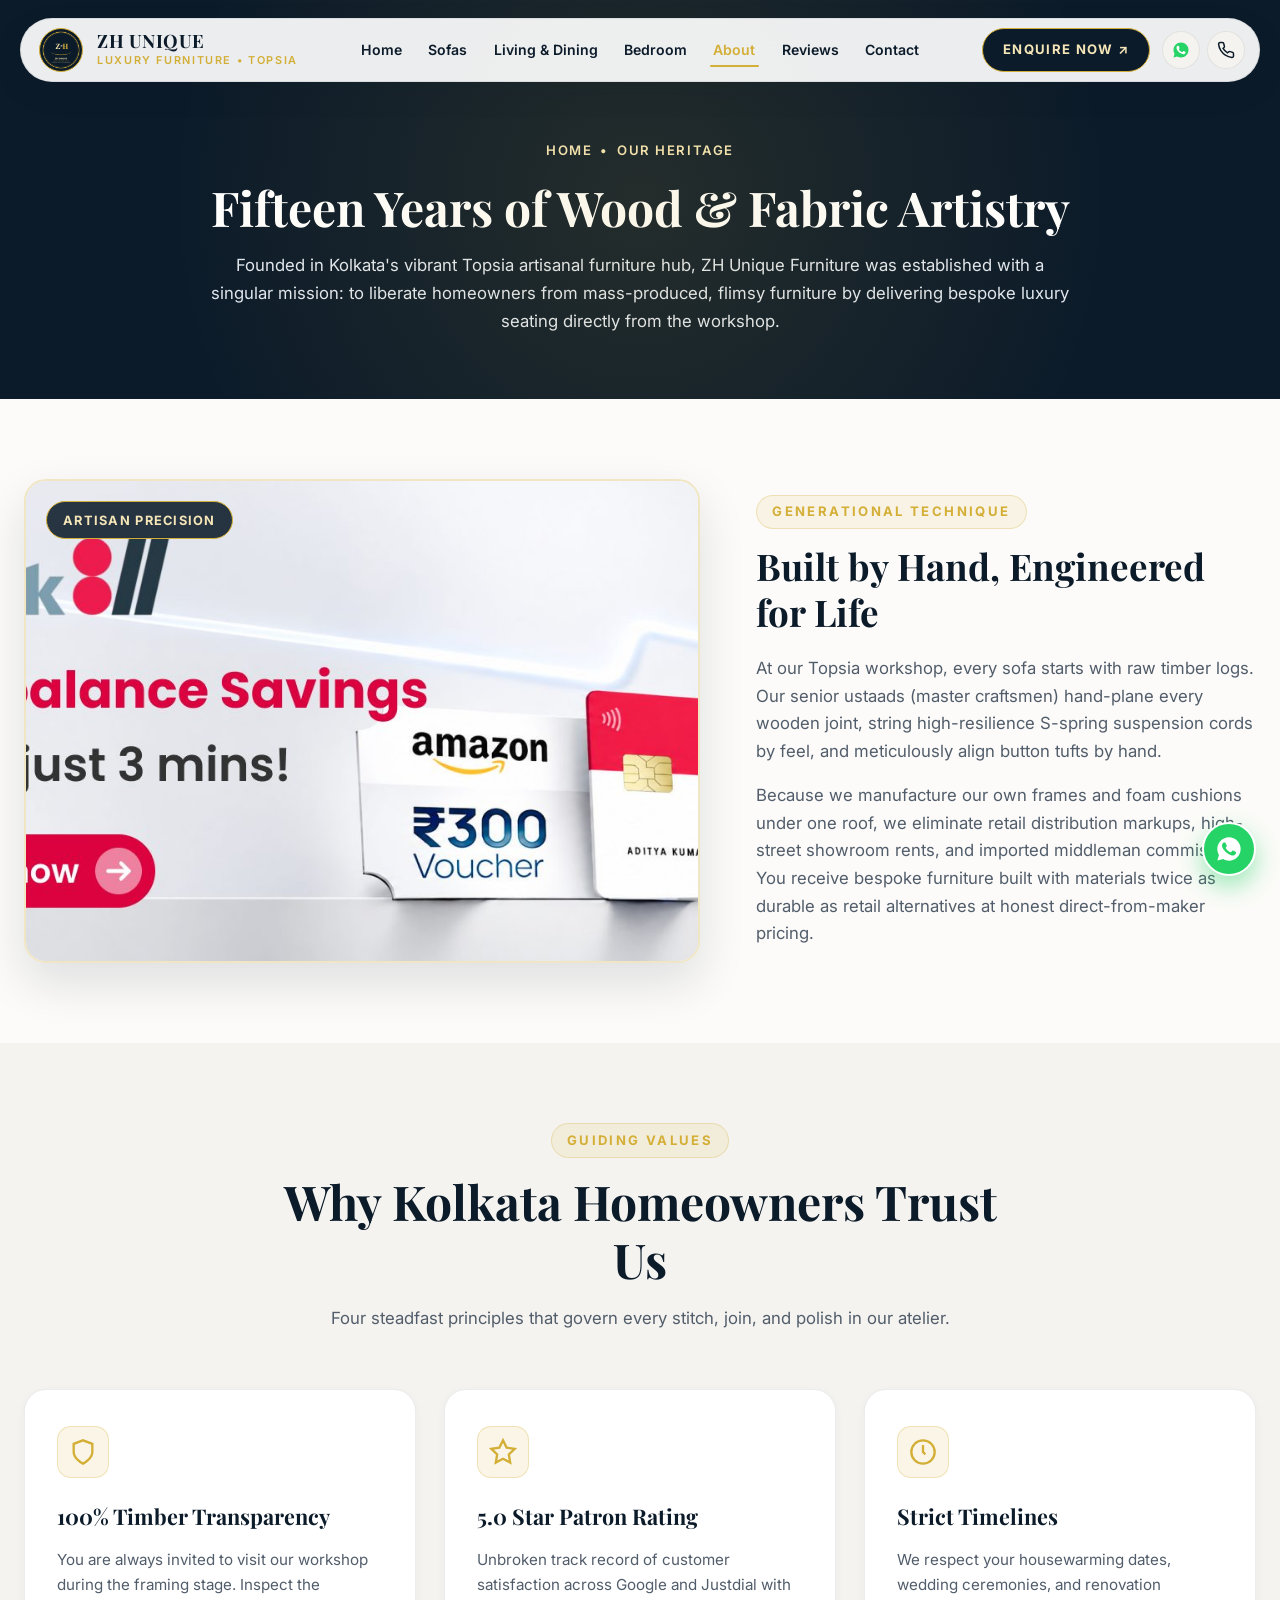
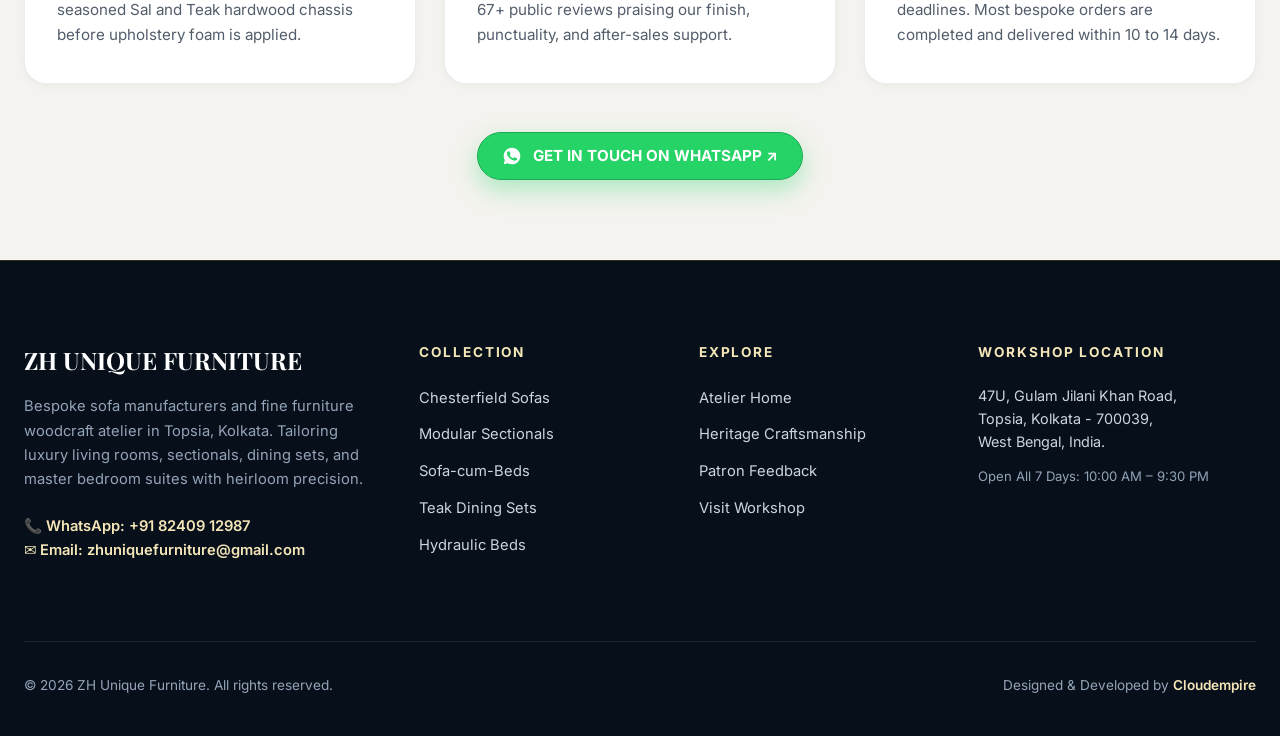
<file: about.html>
<!DOCTYPE html>
<html lang="en">
<head>
  <meta charset="UTF-8">
  <meta name="viewport" content="width=device-width, initial-scale=1.0">
  <title>About Our Atelier & Heritage | ZH Unique Furniture Topsia</title>
  <meta name="description" content="Discover the story of ZH Unique Furniture. 15+ years of master woodworking, custom sofa tailoring, and factory-direct bespoke craftsmanship in Topsia, Kolkata.">
  <link rel="icon" type="image/svg+xml" href="assets/images/favicon.svg">
  <link rel="icon" type="image/png" sizes="32x32" href="assets/images/favicon-32x32.png">
  <link rel="icon" href="assets/images/favicon.ico">
  <link rel="apple-touch-icon" sizes="180x180" href="assets/images/apple-touch-icon.png">
  <link rel="preconnect" href="https://fonts.googleapis.com">
  <link rel="preconnect" href="https://fonts.gstatic.com" crossorigin>
  <link href="https://fonts.googleapis.com/css2?family=Cinzel:wght@600;700;800;900&family=Inter:wght@400;500;600;700&family=Playfair+Display:ital,wght@0,600;0,700;0,800;1,600&display=swap" rel="stylesheet">
  <link rel="stylesheet" href="assets/css/style.css">
</head>
<body>

  <!-- Floating Header -->
  <header class="site-header">
    <nav class="navbar-pill" aria-label="Main Navigation">
      <a href="index.html" class="brand-wrapper">
        <img src="assets/images/logo.png" alt="ZH Unique Furniture Emblem" class="brand-emblem" width="44" height="44">
        <div class="brand-text-block">
          <span class="brand-name">ZH UNIQUE</span>
          <span class="brand-sub">LUXURY FURNITURE • TOPSIA</span>
        </div>
      </a>

      <ul class="nav-links">
        <li><a href="index.html" class="nav-link">Home</a></li>
        <li><a href="sofas.html" class="nav-link">Sofas</a></li>
        <li><a href="living-dining.html" class="nav-link">Living &amp; Dining</a></li>
        <li><a href="bedroom.html" class="nav-link">Bedroom</a></li>
        <li><a href="about.html" class="nav-link active">About</a></li>
        <li><a href="reviews.html" class="nav-link">Reviews</a></li>
        <li><a href="contact.html" class="nav-link">Contact</a></li>
      </ul>

      <div class="header-actions">
        <a href="https://wa.me/918240912987?text=Hello%20ZH%20Unique%20Furniture%2C%20I%20would%20like%20to%20learn%20more%20about%20your%20workshop." class="btn-cta-pill" target="_blank" rel="noopener noreferrer">
          ENQUIRE NOW ↗
        </a>
        <div class="social-circle-icons">
          <a href="https://wa.me/918240912987" class="social-icon-btn" aria-label="WhatsApp" target="_blank" rel="noopener noreferrer">
            <svg width="18" height="18" viewBox="0 0 24 24" fill="none">
              <path fill-rule="evenodd" clip-rule="evenodd" d="M12 2C6.48 2 2 6.48 2 12C2 13.85 2.5 15.58 3.37 17.07L2.05 21.95L7.07 20.64C8.52 21.5 10.2 22 12 22C17.52 22 22 17.52 22 12C22 6.48 17.52 2 12 2Z" fill="#25D366"/>
              <path d="M17.5 14.33C17.2 14.18 15.75 13.46 15.48 13.36C15.21 13.26 15.01 13.21 14.82 13.51C14.62 13.81 14.05 14.48 13.88 14.68C13.7 14.88 13.53 14.9 13.23 14.75C12.93 14.6 11.98 14.29 10.85 13.28C9.97 12.5 9.38 11.53 9.2 11.23C9.03 10.93 9.18 10.77 9.33 10.62C9.47 10.49 9.63 10.27 9.78 10.1C9.93 9.93 9.98 9.8 10.08 9.6C10.18 9.4 10.13 9.23 10.05 9.08C9.98 8.93 9.38 7.45 9.13 6.85C8.88 6.28 8.63 6.35 8.45 6.35C8.28 6.35 8.08 6.33 7.88 6.33C7.68 6.33 7.35 6.4 7.08 6.7C6.8 7 6.03 7.73 6.03 9.2C6.03 10.68 7.1 12.1 7.25 12.3C7.4 12.5 9.35 15.5 12.33 16.78C13.03 17.08 13.58 17.27 14.02 17.4C14.73 17.63 15.38 17.6 15.88 17.52C16.45 17.44 17.62 16.81 17.87 16.11C18.12 15.41 18.12 14.81 18.05 14.68C17.97 14.56 17.8 14.48 17.5 14.33Z" fill="#FFFFFF"/>
            </svg>
          </a>
          <a href="tel:+918240912987" class="social-icon-btn" aria-label="Direct Phone">
            <svg width="18" height="18" viewBox="0 0 24 24" fill="none" stroke="currentColor" stroke-width="2">
              <path d="M22 16.92v3a2 2 0 0 1-2.18 2 19.79 19.79 0 0 1-8.63-3.07 19.5 19.5 0 0 1-6-6 19.79 19.79 0 0 1-3.07-8.67A2 2 0 0 1 4.11 2h3a2 2 0 0 1 2 1.72 12.84 12.84 0 0 0 .7 2.81 2 2 0 0 1-.45 2.11L8.09 9.91a16 16 0 0 0 6 6l1.27-1.27a2 2 0 0 1 2.11-.45 12.84 12.84 0 0 0 2.81.7A2 2 0 0 1 22 16.92z"/>
            </svg>
          </a>
        </div>
        <button class="nav-toggle-btn" aria-label="Open Navigation Drawer" aria-expanded="false">
          <svg width="24" height="24" viewBox="0 0 24 24" fill="none" stroke="currentColor" stroke-width="2">
            <path d="M4 6h16M4 12h16M4 18h16"/>
          </svg>
        </button>
      </div>
    </nav>
  </header>

  <!-- Subpage Banner -->
  <section class="subpage-banner">
    <div class="shell">
      <div class="breadcrumbs">
        <a href="index.html">Home</a> &bull; <span>Our Heritage</span>
      </div>
      <h1 class="section-title" style="color: #ffffff;">Fifteen Years of Wood &amp; Fabric Artistry</h1>
      <p class="section-desc" style="color: #e2e8f0;">Founded in Kolkata's vibrant Topsia artisanal furniture hub, ZH Unique Furniture was established with a singular mission: to liberate homeowners from mass-produced, flimsy furniture by delivering bespoke luxury seating directly from the workshop.</p>
    </div>
  </section>

  <!-- Story & Heritage Section -->
  <section class="section">
    <div class="heritage-centerpiece">
      <div class="heritage-media-card">
        <span class="heritage-badge-tag">Artisan Precision</span>
        <img src="assets/images/artisan_craft_workshop.jpg" alt="Master Craftsmen at ZH Unique Furniture" width="700" height="480">
      </div>

      <div class="heritage-content">
        <span class="section-kicker">Generational Technique</span>
        <h3>Built by Hand, Engineered for Life</h3>
        <p class="section-desc">At our Topsia workshop, every sofa starts with raw timber logs. Our senior ustaads (master craftsmen) hand-plane every wooden joint, string high-resilience S-spring suspension cords by feel, and meticulously align button tufts by hand.</p>
        <p class="section-desc" style="margin-top: 1rem;">Because we manufacture our own frames and foam cushions under one roof, we eliminate retail distribution markups, high-street showroom rents, and imported middleman commissions. You receive bespoke furniture built with materials twice as durable as retail alternatives at honest direct-from-maker pricing.</p>
      </div>
    </div>
  </section>

  <!-- Core Pillars -->
  <section class="section section-alt">
    <div class="section-head">
      <span class="section-kicker">Guiding Values</span>
      <h2 class="section-title">Why Kolkata Homeowners Trust Us</h2>
      <p class="section-desc">Four steadfast principles that govern every stitch, join, and polish in our atelier.</p>
    </div>

    <div class="bento-grid">
      <div class="bento-card">
        <div class="bento-icon-badge">
          <svg width="28" height="28" viewBox="0 0 24 24" fill="none" stroke="currentColor" stroke-width="2">
            <path d="M12 22s8-4 8-10V5l-8-3-8 3v7c0 6 8 10 8 10z"/>
          </svg>
        </div>
        <h4 style="font-family: var(--font-serif); font-size: 1.35rem; color: var(--color-primary); margin-bottom: 0.75rem;">100% Timber Transparency</h4>
        <p class="bento-desc">You are always invited to visit our workshop during the framing stage. Inspect the seasoned Sal and Teak hardwood chassis before upholstery foam is applied.</p>
      </div>

      <div class="bento-card">
        <div class="bento-icon-badge">
          <svg width="28" height="28" viewBox="0 0 24 24" fill="none" stroke="currentColor" stroke-width="2">
            <polygon points="12 2 15.09 8.26 22 9.27 17 14.14 18.18 21.02 12 17.77 5.82 21.02 7 14.14 2 9.27 8.91 8.26 12 2"/>
          </svg>
        </div>
        <h4 style="font-family: var(--font-serif); font-size: 1.35rem; color: var(--color-primary); margin-bottom: 0.75rem;">5.0 Star Patron Rating</h4>
        <p class="bento-desc">Unbroken track record of customer satisfaction across Google and Justdial with 67+ public reviews praising our finish, punctuality, and after-sales support.</p>
      </div>

      <div class="bento-card">
        <div class="bento-icon-badge">
          <svg width="28" height="28" viewBox="0 0 24 24" fill="none" stroke="currentColor" stroke-width="2">
            <circle cx="12" cy="12" r="10"/>
            <polyline points="12 6 12 12 14 14"/>
          </svg>
        </div>
        <h4 style="font-family: var(--font-serif); font-size: 1.35rem; color: var(--color-primary); margin-bottom: 0.75rem;">Strict Timelines</h4>
        <p class="bento-desc">We respect your housewarming dates, wedding ceremonies, and renovation deadlines. Most bespoke orders are completed and delivered within 10 to 14 days.</p>
      </div>
    </div>

    <div style="text-align: center; margin-top: 3rem;">
      <a href="contact.html" class="btn-hero-primary" style="display: inline-flex;">
        <svg width="20" height="20" viewBox="0 0 24 24" fill="none">
          <path fill-rule="evenodd" clip-rule="evenodd" d="M12 2C6.48 2 2 6.48 2 12C2 13.85 2.5 15.58 3.37 17.07L2.05 21.95L7.07 20.64C8.52 21.5 10.2 22 12 22C17.52 22 22 17.52 22 12C22 6.48 17.52 2 12 2Z" fill="#FFFFFF"/>
          <path d="M17.5 14.33C17.2 14.18 15.75 13.46 15.48 13.36C15.21 13.26 15.01 13.21 14.82 13.51C14.62 13.81 14.05 14.48 13.88 14.68C13.7 14.88 13.53 14.9 13.23 14.75C12.93 14.6 11.98 14.29 10.85 13.28C9.97 12.5 9.38 11.53 9.2 11.23C9.03 10.93 9.18 10.77 9.33 10.62C9.47 10.49 9.63 10.27 9.78 10.1C9.93 9.93 9.98 9.8 10.08 9.6C10.18 9.4 10.13 9.23 10.05 9.08C9.98 8.93 9.38 7.45 9.13 6.85C8.88 6.28 8.63 6.35 8.45 6.35C8.28 6.35 8.08 6.33 7.88 6.33C7.68 6.33 7.35 6.4 7.08 6.7C6.8 7 6.03 7.73 6.03 9.2C6.03 10.68 7.1 12.1 7.25 12.3C7.4 12.5 9.35 15.5 12.33 16.78C13.03 17.08 13.58 17.27 14.02 17.4C14.73 17.63 15.38 17.6 15.88 17.52C16.45 17.44 17.62 16.81 17.87 16.11C18.12 15.41 18.12 14.81 18.05 14.68C17.97 14.56 17.8 14.48 17.5 14.33Z" fill="#25D366"/>
        </svg>
        <span>GET IN TOUCH ON WHATSAPP ↗</span>
      </a>
    </div>
  </section>

  <!-- Footer -->
  <footer class="site-footer">
    <div class="footer-top">
      <div class="footer-brand">
        <h3>ZH UNIQUE FURNITURE</h3>
        <p>Bespoke sofa manufacturers and fine furniture woodcraft atelier in Topsia, Kolkata. Tailoring luxury living rooms, sectionals, dining sets, and master bedroom suites with heirloom precision.</p>
        <p style="color: var(--color-accent-light); font-weight: 600;">
          📞 WhatsApp: +91 82409 12987<br>
          ✉️ Email: zhuniquefurniture@gmail.com
        </p>
      </div>

      <div class="footer-col">
        <h4>Collection</h4>
        <ul class="footer-links">
          <li><a href="sofas.html">Chesterfield Sofas</a></li>
          <li><a href="sofas.html">Modular Sectionals</a></li>
          <li><a href="sofas.html">Sofa-cum-Beds</a></li>
          <li><a href="living-dining.html">Teak Dining Sets</a></li>
          <li><a href="bedroom.html">Hydraulic Beds</a></li>
        </ul>
      </div>

      <div class="footer-col">
        <h4>Explore</h4>
        <ul class="footer-links">
          <li><a href="index.html">Atelier Home</a></li>
          <li><a href="about.html">Heritage Craftsmanship</a></li>
          <li><a href="reviews.html">Patron Feedback</a></li>
          <li><a href="contact.html">Visit Workshop</a></li>
        </ul>
      </div>

      <div class="footer-col">
        <h4>Workshop Location</h4>
        <p style="font-size: 0.9rem; line-height: 1.6; color: #cbd5e1;">
          47U, Gulam Jilani Khan Road,<br>
          Topsia, Kolkata - 700039,<br>
          West Bengal, India.
        </p>
        <p style="font-size: 0.82rem; margin-top: 0.85rem; color: #94a3b8;">Open All 7 Days: 10:00 AM &ndash; 9:30 PM</p>
      </div>
    </div>

    <div class="footer-bottom">
      <p>&copy; 2026 ZH Unique Furniture. All rights reserved.</p>
      <p>Designed &amp; Developed by <a href="https://cloudempire.tech/" target="_blank" rel="noopener noreferrer">Cloudempire</a></p>
    </div>
  </footer>

  <!-- Floating WhatsApp CTA -->
  <a href="https://wa.me/918240912987?text=Hello%20ZH%20Unique%20Furniture%2C%20I%20would%20like%20to%20learn%20more%20about%20your%20workshop." class="floating-wa-btn" aria-label="Chat on WhatsApp" target="_blank" rel="noopener noreferrer">
    <svg width="28" height="28" viewBox="0 0 24 24" fill="none">
      <path fill-rule="evenodd" clip-rule="evenodd" d="M12 2C6.48 2 2 6.48 2 12C2 13.85 2.5 15.58 3.37 17.07L2.05 21.95L7.07 20.64C8.52 21.5 10.2 22 12 22C17.52 22 22 17.52 22 12C22 6.48 17.52 2 12 2Z" fill="#FFFFFF"/>
      <path d="M17.5 14.33C17.2 14.18 15.75 13.46 15.48 13.36C15.21 13.26 15.01 13.21 14.82 13.51C14.62 13.81 14.05 14.48 13.88 14.68C13.7 14.88 13.53 14.9 13.23 14.75C12.93 14.6 11.98 14.29 10.85 13.28C9.97 12.5 9.38 11.53 9.2 11.23C9.03 10.93 9.18 10.77 9.33 10.62C9.47 10.49 9.63 10.27 9.78 10.1C9.93 9.93 9.98 9.8 10.08 9.6C10.18 9.4 10.13 9.23 10.05 9.08C9.98 8.93 9.38 7.45 9.13 6.85C8.88 6.28 8.63 6.35 8.45 6.35C8.28 6.35 8.08 6.33 7.88 6.33C7.68 6.33 7.35 6.4 7.08 6.7C6.8 7 6.03 7.73 6.03 9.2C6.03 10.68 7.1 12.1 7.25 12.3C7.4 12.5 9.35 15.5 12.33 16.78C13.03 17.08 13.58 17.27 14.02 17.4C14.73 17.63 15.38 17.6 15.88 17.52C16.45 17.44 17.62 16.81 17.87 16.11C18.12 15.41 18.12 14.81 18.05 14.68C17.97 14.56 17.8 14.48 17.5 14.33Z" fill="#25D366"/>
    </svg>
  </a>

  <script src="assets/js/main.js"></script>
</body>
</html>
</file>
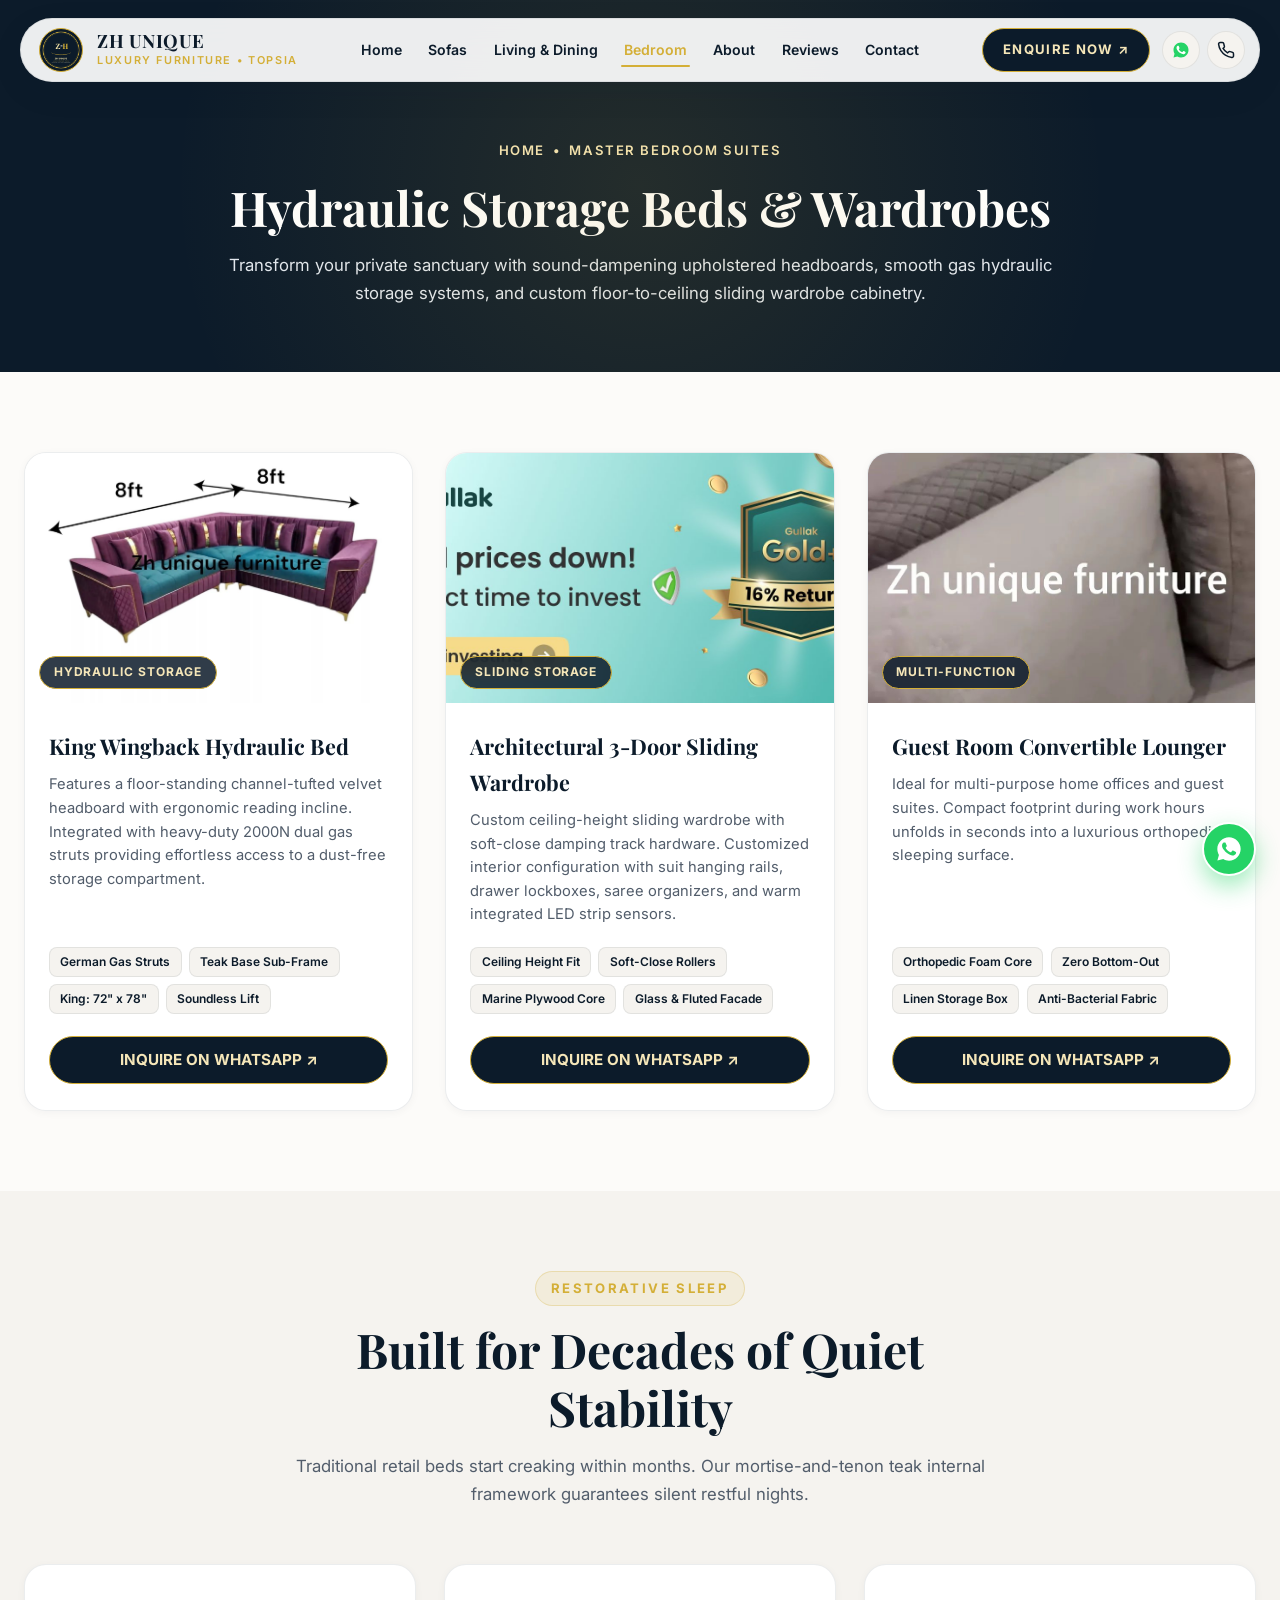
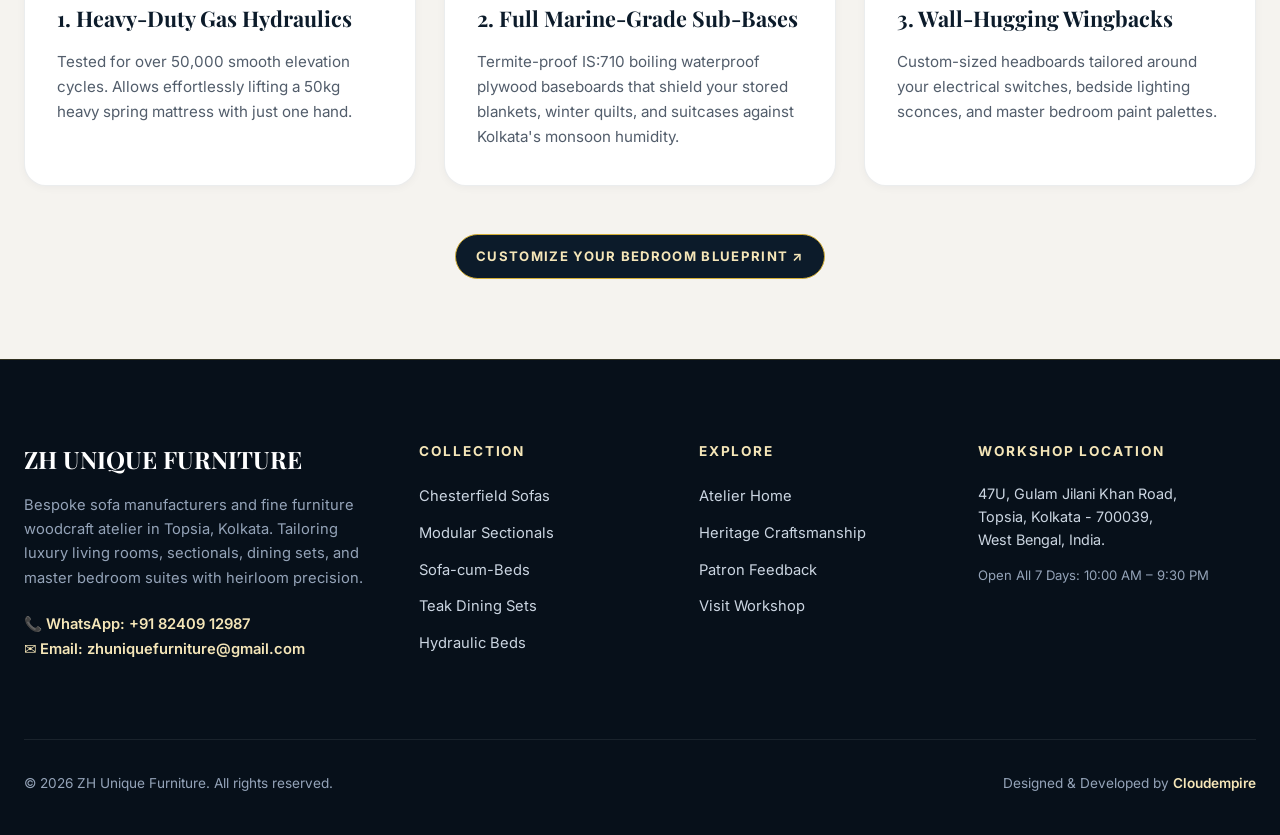
<file: bedroom.html>
<!DOCTYPE html>
<html lang="en">
<head>
  <meta charset="UTF-8">
  <meta name="viewport" content="width=device-width, initial-scale=1.0">
  <title>Bespoke Hydraulic Beds & Wardrobes | ZH Unique Furniture</title>
  <meta name="description" content="Custom king hydraulic storage beds, upholstered headboards, and architectural sliding wardrobes manufactured in Topsia, Kolkata.">
  <link rel="icon" type="image/svg+xml" href="assets/images/favicon.svg">
  <link rel="icon" type="image/png" sizes="32x32" href="assets/images/favicon-32x32.png">
  <link rel="icon" href="assets/images/favicon.ico">
  <link rel="apple-touch-icon" sizes="180x180" href="assets/images/apple-touch-icon.png">
  <link rel="preconnect" href="https://fonts.googleapis.com">
  <link rel="preconnect" href="https://fonts.gstatic.com" crossorigin>
  <link href="https://fonts.googleapis.com/css2?family=Cinzel:wght@600;700;800;900&family=Inter:wght@400;500;600;700&family=Playfair+Display:ital,wght@0,600;0,700;0,800;1,600&display=swap" rel="stylesheet">
  <link rel="stylesheet" href="assets/css/style.css">
</head>
<body>

  <!-- Floating Header -->
  <header class="site-header">
    <nav class="navbar-pill" aria-label="Main Navigation">
      <a href="index.html" class="brand-wrapper">
        <img src="assets/images/logo.png" alt="ZH Unique Furniture Emblem" class="brand-emblem" width="44" height="44">
        <div class="brand-text-block">
          <span class="brand-name">ZH UNIQUE</span>
          <span class="brand-sub">LUXURY FURNITURE • TOPSIA</span>
        </div>
      </a>

      <ul class="nav-links">
        <li><a href="index.html" class="nav-link">Home</a></li>
        <li><a href="sofas.html" class="nav-link">Sofas</a></li>
        <li><a href="living-dining.html" class="nav-link">Living &amp; Dining</a></li>
        <li><a href="bedroom.html" class="nav-link active">Bedroom</a></li>
        <li><a href="about.html" class="nav-link">About</a></li>
        <li><a href="reviews.html" class="nav-link">Reviews</a></li>
        <li><a href="contact.html" class="nav-link">Contact</a></li>
      </ul>

      <div class="header-actions">
        <a href="https://wa.me/918240912987?text=Hello%20ZH%20Unique%20Furniture%2C%20I%20am%20interested%20in%20bedroom%20suites%20and%20hydraulic%20beds." class="btn-cta-pill" target="_blank" rel="noopener noreferrer">
          ENQUIRE NOW ↗
        </a>
        <div class="social-circle-icons">
          <a href="https://wa.me/918240912987" class="social-icon-btn" aria-label="WhatsApp" target="_blank" rel="noopener noreferrer">
            <svg width="18" height="18" viewBox="0 0 24 24" fill="none">
              <path fill-rule="evenodd" clip-rule="evenodd" d="M12 2C6.48 2 2 6.48 2 12C2 13.85 2.5 15.58 3.37 17.07L2.05 21.95L7.07 20.64C8.52 21.5 10.2 22 12 22C17.52 22 22 17.52 22 12C22 6.48 17.52 2 12 2Z" fill="#25D366"/>
              <path d="M17.5 14.33C17.2 14.18 15.75 13.46 15.48 13.36C15.21 13.26 15.01 13.21 14.82 13.51C14.62 13.81 14.05 14.48 13.88 14.68C13.7 14.88 13.53 14.9 13.23 14.75C12.93 14.6 11.98 14.29 10.85 13.28C9.97 12.5 9.38 11.53 9.2 11.23C9.03 10.93 9.18 10.77 9.33 10.62C9.47 10.49 9.63 10.27 9.78 10.1C9.93 9.93 9.98 9.8 10.08 9.6C10.18 9.4 10.13 9.23 10.05 9.08C9.98 8.93 9.38 7.45 9.13 6.85C8.88 6.28 8.63 6.35 8.45 6.35C8.28 6.35 8.08 6.33 7.88 6.33C7.68 6.33 7.35 6.4 7.08 6.7C6.8 7 6.03 7.73 6.03 9.2C6.03 10.68 7.1 12.1 7.25 12.3C7.4 12.5 9.35 15.5 12.33 16.78C13.03 17.08 13.58 17.27 14.02 17.4C14.73 17.63 15.38 17.6 15.88 17.52C16.45 17.44 17.62 16.81 17.87 16.11C18.12 15.41 18.12 14.81 18.05 14.68C17.97 14.56 17.8 14.48 17.5 14.33Z" fill="#FFFFFF"/>
            </svg>
          </a>
          <a href="tel:+918240912987" class="social-icon-btn" aria-label="Direct Phone">
            <svg width="18" height="18" viewBox="0 0 24 24" fill="none" stroke="currentColor" stroke-width="2">
              <path d="M22 16.92v3a2 2 0 0 1-2.18 2 19.79 19.79 0 0 1-8.63-3.07 19.5 19.5 0 0 1-6-6 19.79 19.79 0 0 1-3.07-8.67A2 2 0 0 1 4.11 2h3a2 2 0 0 1 2 1.72 12.84 12.84 0 0 0 .7 2.81 2 2 0 0 1-.45 2.11L8.09 9.91a16 16 0 0 0 6 6l1.27-1.27a2 2 0 0 1 2.11-.45 12.84 12.84 0 0 0 2.81.7A2 2 0 0 1 22 16.92z"/>
            </svg>
          </a>
        </div>
        <button class="nav-toggle-btn" aria-label="Open Navigation Drawer" aria-expanded="false">
          <svg width="24" height="24" viewBox="0 0 24 24" fill="none" stroke="currentColor" stroke-width="2">
            <path d="M4 6h16M4 12h16M4 18h16"/>
          </svg>
        </button>
      </div>
    </nav>
  </header>

  <!-- Subpage Banner -->
  <section class="subpage-banner">
    <div class="shell">
      <div class="breadcrumbs">
        <a href="index.html">Home</a> &bull; <span>Master Bedroom Suites</span>
      </div>
      <h1 class="section-title" style="color: #ffffff;">Hydraulic Storage Beds &amp; Wardrobes</h1>
      <p class="section-desc" style="color: #e2e8f0;">Transform your private sanctuary with sound-dampening upholstered headboards, smooth gas hydraulic storage systems, and custom floor-to-ceiling sliding wardrobe cabinetry.</p>
    </div>
  </section>

  <!-- Bedroom Portfolio -->
  <section class="section">
    <div class="portfolio-grid">
      <!-- Item 1 -->
      <article class="offering-card">
        <div class="offering-media">
          <span class="offering-badge">Hydraulic Storage</span>
          <img src="assets/images/bed_hydraulic_king.jpg" alt="King-Size Hydraulic Bed" loading="lazy" decoding="async">
        </div>
        <div class="offering-body">
          <h3 class="offering-title">King Wingback Hydraulic Bed</h3>
          <p class="offering-desc">Features a floor-standing channel-tufted velvet headboard with ergonomic reading incline. Integrated with heavy-duty 2000N dual gas struts providing effortless access to a dust-free storage compartment.</p>
          <div class="spec-pills">
            <span class="spec-pill">German Gas Struts</span>
            <span class="spec-pill">Teak Base Sub-Frame</span>
            <span class="spec-pill">King: 72" x 78"</span>
            <span class="spec-pill">Soundless Lift</span>
          </div>
          <a href="https://wa.me/918240912987?text=Hi%20ZH%20Unique%20Furniture%2C%20I%20am%20inquiring%20about%20the%20King%20Wingback%20Hydraulic%20Bed." class="btn-card-inquire" target="_blank" rel="noopener noreferrer">INQUIRE ON WHATSAPP ↗</a>
        </div>
      </article>

      <!-- Item 2 -->
      <article class="offering-card">
        <div class="offering-media">
          <span class="offering-badge">Sliding Storage</span>
          <img src="assets/images/wardrobe_modular_sliding.jpg" alt="Architectural Sliding Wardrobe" loading="lazy" decoding="async">
        </div>
        <div class="offering-body">
          <h3 class="offering-title">Architectural 3-Door Sliding Wardrobe</h3>
          <p class="offering-desc">Custom ceiling-height sliding wardrobe with soft-close damping track hardware. Customized interior configuration with suit hanging rails, drawer lockboxes, saree organizers, and warm integrated LED strip sensors.</p>
          <div class="spec-pills">
            <span class="spec-pill">Ceiling Height Fit</span>
            <span class="spec-pill">Soft-Close Rollers</span>
            <span class="spec-pill">Marine Plywood Core</span>
            <span class="spec-pill">Glass &amp; Fluted Facade</span>
          </div>
          <a href="https://wa.me/918240912987?text=Hi%20ZH%20Unique%20Furniture%2C%20I%20am%20inquiring%20about%20the%203-Door%20Sliding%20Wardrobe." class="btn-card-inquire" target="_blank" rel="noopener noreferrer">INQUIRE ON WHATSAPP ↗</a>
        </div>
      </article>

      <!-- Item 3 -->
      <article class="offering-card">
        <div class="offering-media">
          <span class="offering-badge">Multi-Function</span>
          <img src="assets/images/sofa_cum_bed_velvet.jpg" alt="Guest Bedroom Sofa Bed" loading="lazy" decoding="async">
        </div>
        <div class="offering-body">
          <h3 class="offering-title">Guest Room Convertible Lounger</h3>
          <p class="offering-desc">Ideal for multi-purpose home offices and guest suites. Compact footprint during work hours unfolds in seconds into a luxurious orthopedic sleeping surface.</p>
          <div class="spec-pills">
            <span class="spec-pill">Orthopedic Foam Core</span>
            <span class="spec-pill">Zero Bottom-Out</span>
            <span class="spec-pill">Linen Storage Box</span>
            <span class="spec-pill">Anti-Bacterial Fabric</span>
          </div>
          <a href="https://wa.me/918240912987?text=Hi%20ZH%20Unique%20Furniture%2C%20I%20am%20inquiring%20about%20the%20Guest%20Room%20Convertible%20Lounger." class="btn-card-inquire" target="_blank" rel="noopener noreferrer">INQUIRE ON WHATSAPP ↗</a>
        </div>
      </article>
    </div>
  </section>

  <!-- Bedroom Craftsmanship Features -->
  <section class="section section-alt">
    <div class="section-head">
      <span class="section-kicker">Restorative Sleep</span>
      <h2 class="section-title">Built for Decades of Quiet Stability</h2>
      <p class="section-desc">Traditional retail beds start creaking within months. Our mortise-and-tenon teak internal framework guarantees silent restful nights.</p>
    </div>

    <div class="bento-grid">
      <div class="bento-card">
        <h4 style="font-family: var(--font-serif); font-size: 1.35rem; color: var(--color-primary); margin-bottom: 0.75rem;">1. Heavy-Duty Gas Hydraulics</h4>
        <p class="bento-desc">Tested for over 50,000 smooth elevation cycles. Allows effortlessly lifting a 50kg heavy spring mattress with just one hand.</p>
      </div>

      <div class="bento-card">
        <h4 style="font-family: var(--font-serif); font-size: 1.35rem; color: var(--color-primary); margin-bottom: 0.75rem;">2. Full Marine-Grade Sub-Bases</h4>
        <p class="bento-desc">Termite-proof IS:710 boiling waterproof plywood baseboards that shield your stored blankets, winter quilts, and suitcases against Kolkata's monsoon humidity.</p>
      </div>

      <div class="bento-card">
        <h4 style="font-family: var(--font-serif); font-size: 1.35rem; color: var(--color-primary); margin-bottom: 0.75rem;">3. Wall-Hugging Wingbacks</h4>
        <p class="bento-desc">Custom-sized headboards tailored around your electrical switches, bedside lighting sconces, and master bedroom paint palettes.</p>
      </div>
    </div>

    <div style="text-align: center; margin-top: 3rem;">
      <a href="contact.html" class="btn-cta-pill" style="display: inline-flex;">CUSTOMIZE YOUR BEDROOM BLUEPRINT ↗</a>
    </div>
  </section>

  <!-- Footer -->
  <footer class="site-footer">
    <div class="footer-top">
      <div class="footer-brand">
        <h3>ZH UNIQUE FURNITURE</h3>
        <p>Bespoke sofa manufacturers and fine furniture woodcraft atelier in Topsia, Kolkata. Tailoring luxury living rooms, sectionals, dining sets, and master bedroom suites with heirloom precision.</p>
        <p style="color: var(--color-accent-light); font-weight: 600;">
          📞 WhatsApp: +91 82409 12987<br>
          ✉️ Email: zhuniquefurniture@gmail.com
        </p>
      </div>

      <div class="footer-col">
        <h4>Collection</h4>
        <ul class="footer-links">
          <li><a href="sofas.html">Chesterfield Sofas</a></li>
          <li><a href="sofas.html">Modular Sectionals</a></li>
          <li><a href="sofas.html">Sofa-cum-Beds</a></li>
          <li><a href="living-dining.html">Teak Dining Sets</a></li>
          <li><a href="bedroom.html">Hydraulic Beds</a></li>
        </ul>
      </div>

      <div class="footer-col">
        <h4>Explore</h4>
        <ul class="footer-links">
          <li><a href="index.html">Atelier Home</a></li>
          <li><a href="about.html">Heritage Craftsmanship</a></li>
          <li><a href="reviews.html">Patron Feedback</a></li>
          <li><a href="contact.html">Visit Workshop</a></li>
        </ul>
      </div>

      <div class="footer-col">
        <h4>Workshop Location</h4>
        <p style="font-size: 0.9rem; line-height: 1.6; color: #cbd5e1;">
          47U, Gulam Jilani Khan Road,<br>
          Topsia, Kolkata - 700039,<br>
          West Bengal, India.
        </p>
        <p style="font-size: 0.82rem; margin-top: 0.85rem; color: #94a3b8;">Open All 7 Days: 10:00 AM &ndash; 9:30 PM</p>
      </div>
    </div>

    <div class="footer-bottom">
      <p>&copy; 2026 ZH Unique Furniture. All rights reserved.</p>
      <p>Designed &amp; Developed by <a href="https://cloudempire.tech/" target="_blank" rel="noopener noreferrer">Cloudempire</a></p>
    </div>
  </footer>

  <!-- Floating WhatsApp CTA -->
  <a href="https://wa.me/918240912987?text=Hello%20ZH%20Unique%20Furniture%2C%20I%20am%20inquiring%20about%20bedroom%20furniture." class="floating-wa-btn" aria-label="Chat on WhatsApp" target="_blank" rel="noopener noreferrer">
    <svg width="28" height="28" viewBox="0 0 24 24" fill="none">
      <path fill-rule="evenodd" clip-rule="evenodd" d="M12 2C6.48 2 2 6.48 2 12C2 13.85 2.5 15.58 3.37 17.07L2.05 21.95L7.07 20.64C8.52 21.5 10.2 22 12 22C17.52 22 22 17.52 22 12C22 6.48 17.52 2 12 2Z" fill="#FFFFFF"/>
      <path d="M17.5 14.33C17.2 14.18 15.75 13.46 15.48 13.36C15.21 13.26 15.01 13.21 14.82 13.51C14.62 13.81 14.05 14.48 13.88 14.68C13.7 14.88 13.53 14.9 13.23 14.75C12.93 14.6 11.98 14.29 10.85 13.28C9.97 12.5 9.38 11.53 9.2 11.23C9.03 10.93 9.18 10.77 9.33 10.62C9.47 10.49 9.63 10.27 9.78 10.1C9.93 9.93 9.98 9.8 10.08 9.6C10.18 9.4 10.13 9.23 10.05 9.08C9.98 8.93 9.38 7.45 9.13 6.85C8.88 6.28 8.63 6.35 8.45 6.35C8.28 6.35 8.08 6.33 7.88 6.33C7.68 6.33 7.35 6.4 7.08 6.7C6.8 7 6.03 7.73 6.03 9.2C6.03 10.68 7.1 12.1 7.25 12.3C7.4 12.5 9.35 15.5 12.33 16.78C13.03 17.08 13.58 17.27 14.02 17.4C14.73 17.63 15.38 17.6 15.88 17.52C16.45 17.44 17.62 16.81 17.87 16.11C18.12 15.41 18.12 14.81 18.05 14.68C17.97 14.56 17.8 14.48 17.5 14.33Z" fill="#25D366"/>
    </svg>
  </a>

  <script src="assets/js/main.js"></script>
</body>
</html>
</file>
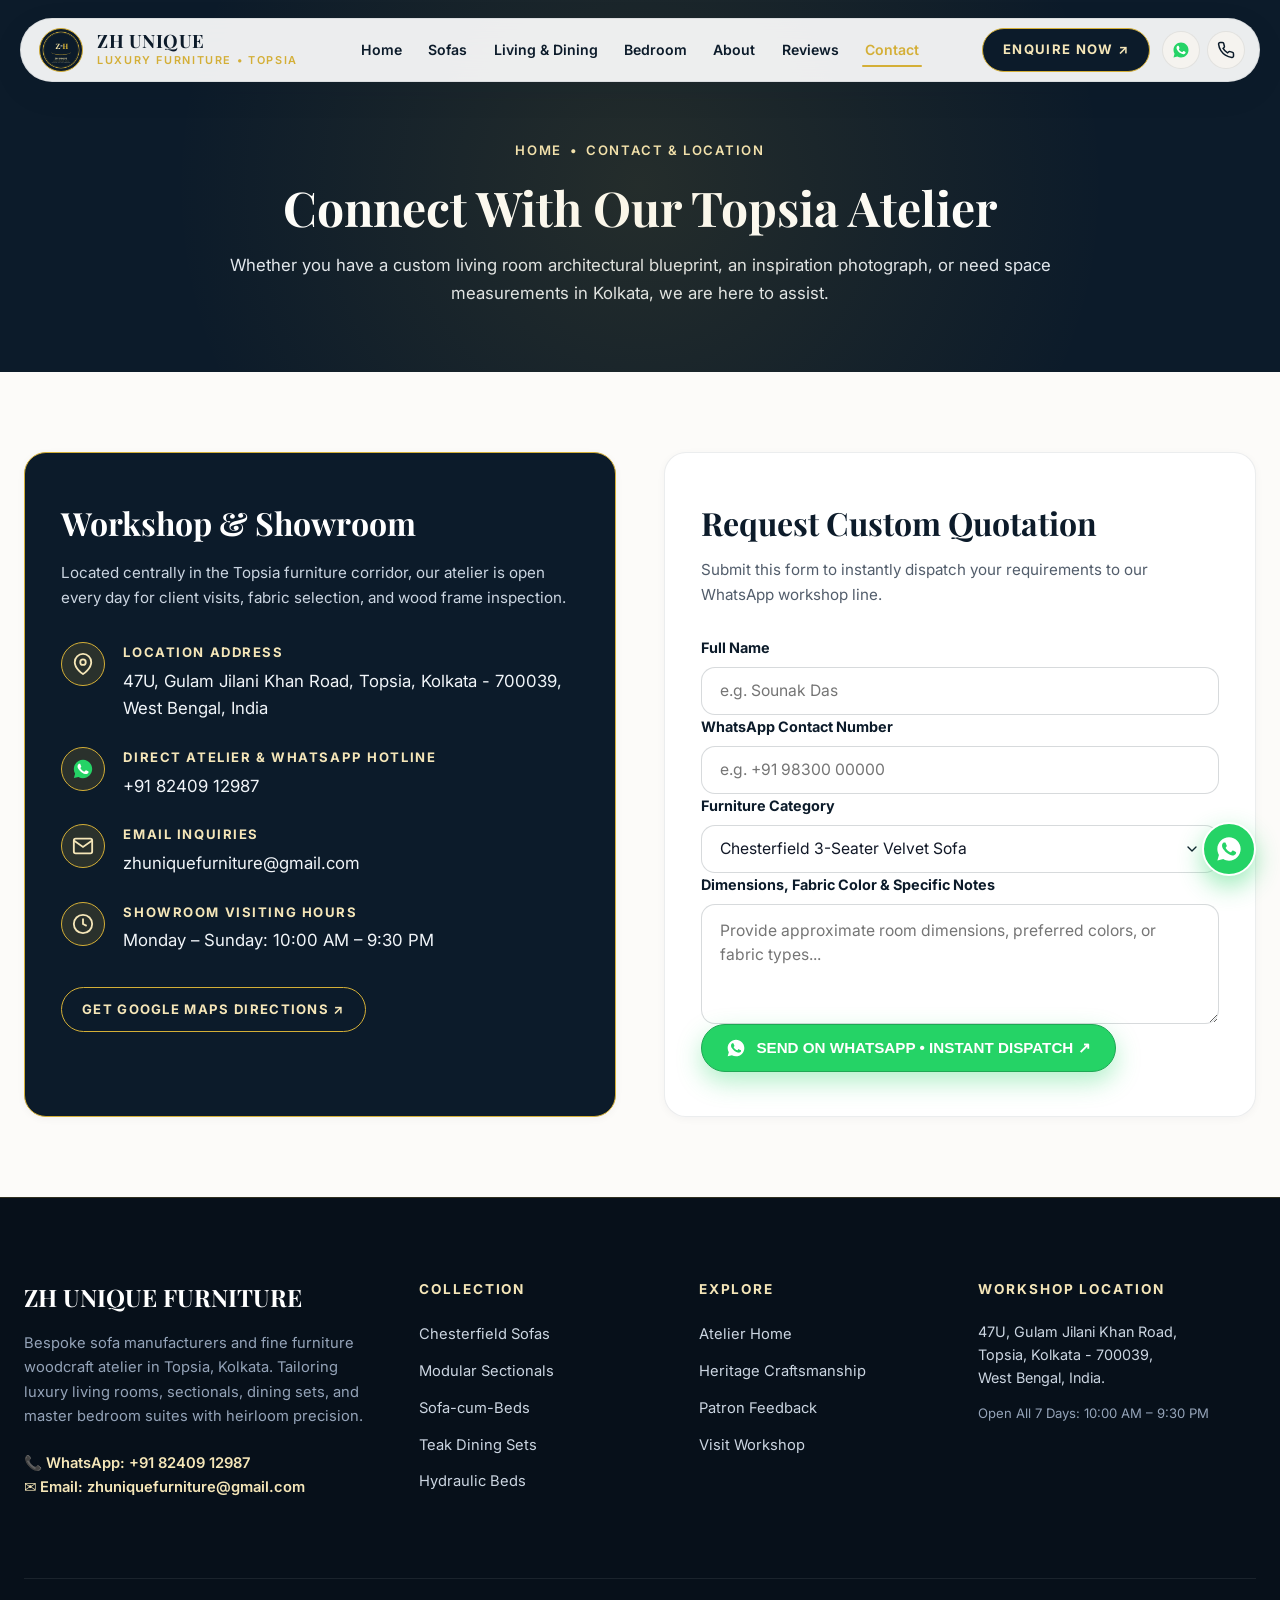
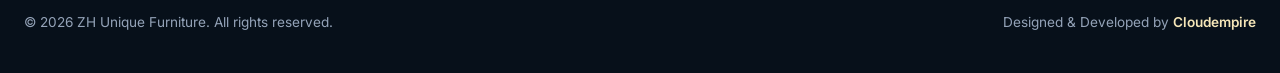
<file: contact.html>
<!DOCTYPE html>
<html lang="en">
<head>
  <meta charset="UTF-8">
  <meta name="viewport" content="width=device-width, initial-scale=1.0">
  <title>Contact &amp; Visit Our Workshop | ZH Unique Furniture Topsia</title>
  <meta name="description" content="Visit ZH Unique Furniture at 47U Gulam Jilani Khan Road, Topsia, Kolkata. Call or WhatsApp +91 82409 12987 for custom sofa inquiries.">
  <link rel="icon" type="image/svg+xml" href="assets/images/favicon.svg">
  <link rel="icon" type="image/png" sizes="32x32" href="assets/images/favicon-32x32.png">
  <link rel="icon" href="assets/images/favicon.ico">
  <link rel="apple-touch-icon" sizes="180x180" href="assets/images/apple-touch-icon.png">
  <link rel="preconnect" href="https://fonts.googleapis.com">
  <link rel="preconnect" href="https://fonts.gstatic.com" crossorigin>
  <link href="https://fonts.googleapis.com/css2?family=Cinzel:wght@600;700;800;900&family=Inter:wght@400;500;600;700&family=Playfair+Display:ital,wght@0,600;0,700;0,800;1,600&display=swap" rel="stylesheet">
  <link rel="stylesheet" href="assets/css/style.css">
</head>
<body>

  <!-- Floating Header -->
  <header class="site-header">
    <nav class="navbar-pill" aria-label="Main Navigation">
      <a href="index.html" class="brand-wrapper">
        <img src="assets/images/logo.png" alt="ZH Unique Furniture Emblem" class="brand-emblem" width="44" height="44">
        <div class="brand-text-block">
          <span class="brand-name">ZH UNIQUE</span>
          <span class="brand-sub">LUXURY FURNITURE • TOPSIA</span>
        </div>
      </a>

      <ul class="nav-links">
        <li><a href="index.html" class="nav-link">Home</a></li>
        <li><a href="sofas.html" class="nav-link">Sofas</a></li>
        <li><a href="living-dining.html" class="nav-link">Living &amp; Dining</a></li>
        <li><a href="bedroom.html" class="nav-link">Bedroom</a></li>
        <li><a href="about.html" class="nav-link">About</a></li>
        <li><a href="reviews.html" class="nav-link">Reviews</a></li>
        <li><a href="contact.html" class="nav-link active">Contact</a></li>
      </ul>

      <div class="header-actions">
        <a href="https://wa.me/918240912987?text=Hello%20ZH%20Unique%20Furniture%2C%20I%20would%20like%20to%20inquire%20about%20visiting%20your%20workshop." class="btn-cta-pill" target="_blank" rel="noopener noreferrer">
          ENQUIRE NOW ↗
        </a>
        <div class="social-circle-icons">
          <a href="https://wa.me/918240912987" class="social-icon-btn" aria-label="WhatsApp" target="_blank" rel="noopener noreferrer">
            <svg width="18" height="18" viewBox="0 0 24 24" fill="none">
              <path fill-rule="evenodd" clip-rule="evenodd" d="M12 2C6.48 2 2 6.48 2 12C2 13.85 2.5 15.58 3.37 17.07L2.05 21.95L7.07 20.64C8.52 21.5 10.2 22 12 22C17.52 22 22 17.52 22 12C22 6.48 17.52 2 12 2Z" fill="#25D366"/>
              <path d="M17.5 14.33C17.2 14.18 15.75 13.46 15.48 13.36C15.21 13.26 15.01 13.21 14.82 13.51C14.62 13.81 14.05 14.48 13.88 14.68C13.7 14.88 13.53 14.9 13.23 14.75C12.93 14.6 11.98 14.29 10.85 13.28C9.97 12.5 9.38 11.53 9.2 11.23C9.03 10.93 9.18 10.77 9.33 10.62C9.47 10.49 9.63 10.27 9.78 10.1C9.93 9.93 9.98 9.8 10.08 9.6C10.18 9.4 10.13 9.23 10.05 9.08C9.98 8.93 9.38 7.45 9.13 6.85C8.88 6.28 8.63 6.35 8.45 6.35C8.28 6.35 8.08 6.33 7.88 6.33C7.68 6.33 7.35 6.4 7.08 6.7C6.8 7 6.03 7.73 6.03 9.2C6.03 10.68 7.1 12.1 7.25 12.3C7.4 12.5 9.35 15.5 12.33 16.78C13.03 17.08 13.58 17.27 14.02 17.4C14.73 17.63 15.38 17.6 15.88 17.52C16.45 17.44 17.62 16.81 17.87 16.11C18.12 15.41 18.12 14.81 18.05 14.68C17.97 14.56 17.8 14.48 17.5 14.33Z" fill="#FFFFFF"/>
            </svg>
          </a>
          <a href="tel:+918240912987" class="social-icon-btn" aria-label="Direct Phone">
            <svg width="18" height="18" viewBox="0 0 24 24" fill="none" stroke="currentColor" stroke-width="2">
              <path d="M22 16.92v3a2 2 0 0 1-2.18 2 19.79 19.79 0 0 1-8.63-3.07 19.5 19.5 0 0 1-6-6 19.79 19.79 0 0 1-3.07-8.67A2 2 0 0 1 4.11 2h3a2 2 0 0 1 2 1.72 12.84 12.84 0 0 0 .7 2.81 2 2 0 0 1-.45 2.11L8.09 9.91a16 16 0 0 0 6 6l1.27-1.27a2 2 0 0 1 2.11-.45 12.84 12.84 0 0 0 2.81.7A2 2 0 0 1 22 16.92z"/>
            </svg>
          </a>
        </div>
        <button class="nav-toggle-btn" aria-label="Open Navigation Drawer" aria-expanded="false">
          <svg width="24" height="24" viewBox="0 0 24 24" fill="none" stroke="currentColor" stroke-width="2">
            <path d="M4 6h16M4 12h16M4 18h16"/>
          </svg>
        </button>
      </div>
    </nav>
  </header>

  <!-- Subpage Banner -->
  <section class="subpage-banner">
    <div class="shell">
      <div class="breadcrumbs">
        <a href="index.html">Home</a> &bull; <span>Contact &amp; Location</span>
      </div>
      <h1 class="section-title" style="color: #ffffff;">Connect With Our Topsia Atelier</h1>
      <p class="section-desc" style="color: #e2e8f0;">Whether you have a custom living room architectural blueprint, an inspiration photograph, or need space measurements in Kolkata, we are here to assist.</p>
    </div>
  </section>

  <!-- Contact Section & Form -->
  <section class="section">
    <div class="contact-layout">
      <div class="contact-info-card">
        <h3 style="font-family: var(--font-serif); font-size: 2rem; color: #ffffff; margin-bottom: 0.75rem;">Workshop &amp; Showroom</h3>
        <p style="color: #cbd5e1; font-size: 0.95rem; line-height: 1.6;">Located centrally in the Topsia furniture corridor, our atelier is open every day for client visits, fabric selection, and wood frame inspection.</p>

        <div class="contact-pill-list">
          <div class="contact-pill-item">
            <div class="contact-icon-bubble">
              <svg width="22" height="22" viewBox="0 0 24 24" fill="none" stroke="currentColor" stroke-width="2">
                <path d="M21 10c0 7-9 13-9 13s-9-6-9-13a9 9 0 0 1 18 0z"/>
                <circle cx="12" cy="10" r="3"/>
              </svg>
            </div>
            <div class="contact-pill-text">
              <h4>Location Address</h4>
              <p>47U, Gulam Jilani Khan Road, Topsia, Kolkata - 700039, West Bengal, India</p>
            </div>
          </div>

          <div class="contact-pill-item">
            <div class="contact-icon-bubble">
              <!-- Mandatory WhatsApp Brand SVG for contact numbers -->
              <svg width="22" height="22" viewBox="0 0 24 24" fill="none">
                <path fill-rule="evenodd" clip-rule="evenodd" d="M12 2C6.48 2 2 6.48 2 12C2 13.85 2.5 15.58 3.37 17.07L2.05 21.95L7.07 20.64C8.52 21.5 10.2 22 12 22C17.52 22 22 17.52 22 12C22 6.48 17.52 2 12 2Z" fill="#25D366"/>
                <path d="M17.5 14.33C17.2 14.18 15.75 13.46 15.48 13.36C15.21 13.26 15.01 13.21 14.82 13.51C14.62 13.81 14.05 14.48 13.88 14.68C13.7 14.88 13.53 14.9 13.23 14.75C12.93 14.6 11.98 14.29 10.85 13.28C9.97 12.5 9.38 11.53 9.2 11.23C9.03 10.93 9.18 10.77 9.33 10.62C9.47 10.49 9.63 10.27 9.78 10.1C9.93 9.93 9.98 9.8 10.08 9.6C10.18 9.4 10.13 9.23 10.05 9.08C9.98 8.93 9.38 7.45 9.13 6.85C8.88 6.28 8.63 6.35 8.45 6.35C8.28 6.35 8.08 6.33 7.88 6.33C7.68 6.33 7.35 6.4 7.08 6.7C6.8 7 6.03 7.73 6.03 9.2C6.03 10.68 7.1 12.1 7.25 12.3C7.4 12.5 9.35 15.5 12.33 16.78C13.03 17.08 13.58 17.27 14.02 17.4C14.73 17.63 15.38 17.6 15.88 17.52C16.45 17.44 17.62 16.81 17.87 16.11C18.12 15.41 18.12 14.81 18.05 14.68C17.97 14.56 17.8 14.48 17.5 14.33Z" fill="#FFFFFF"/>
              </svg>
            </div>
            <div class="contact-pill-text">
              <h4>Direct Atelier &amp; WhatsApp Hotline</h4>
              <p><a href="https://wa.me/918240912987" target="_blank" rel="noopener noreferrer">+91 82409 12987</a></p>
            </div>
          </div>

          <div class="contact-pill-item">
            <div class="contact-icon-bubble">
              <svg width="22" height="22" viewBox="0 0 24 24" fill="none" stroke="currentColor" stroke-width="2">
                <path d="M4 4h16c1.1 0 2 .9 2 2v12c0 1.1-.9 2-2 2H4c-1.1 0-2-.9-2-2V6c0-1.1.9-2 2-2z"/>
                <polyline points="22,6 12,13 2,6"/>
              </svg>
            </div>
            <div class="contact-pill-text">
              <h4>Email Inquiries</h4>
              <p><a href="mailto:zhuniquefurniture@gmail.com">zhuniquefurniture@gmail.com</a></p>
            </div>
          </div>

          <div class="contact-pill-item">
            <div class="contact-icon-bubble">
              <svg width="22" height="22" viewBox="0 0 24 24" fill="none" stroke="currentColor" stroke-width="2">
                <circle cx="12" cy="12" r="10"/>
                <polyline points="12 6 12 12 16 14"/>
              </svg>
            </div>
            <div class="contact-pill-text">
              <h4>Showroom Visiting Hours</h4>
              <p>Monday &ndash; Sunday: 10:00 AM &ndash; 9:30 PM</p>
            </div>
          </div>
        </div>

        <div style="margin-top: 2rem;">
          <a href="https://www.google.com/maps/place/ZH+unique+furniture:+Best+sofa+manufacturer+Kolkata,+fabric,+Custom,+Leather,+Modular,+restaurant,+sofa+manufacturers+Kolkata/@22.5373339,88.3899705,17z/data=!3m1!4b1!4m6!3m5!1s0x3a027715bb64a6e1:0x943535c68342a7db!8m2!3d22.5373339!4d88.3899705!16s%2Fg%2F11sf5v3lds" class="btn-cta-pill" target="_blank" rel="noopener noreferrer" style="display: inline-flex;">
            GET GOOGLE MAPS DIRECTIONS ↗
          </a>
        </div>
      </div>

      <div class="contact-form-card">
        <h3 style="font-family: var(--font-serif); font-size: 2rem; color: var(--color-primary); margin-bottom: 0.5rem;">Request Custom Quotation</h3>
        <p style="color: var(--color-text-muted); font-size: 0.95rem; margin-bottom: 1.75rem;">Submit this form to instantly dispatch your requirements to our WhatsApp workshop line.</p>

        <form id="zh-contact-form">
          <div class="form-group">
            <label for="form-name" class="form-label">Full Name</label>
            <input type="text" id="form-name" class="form-control" required placeholder="e.g. Sounak Das">
          </div>

          <div class="form-group">
            <label for="form-phone" class="form-label">WhatsApp Contact Number</label>
            <input type="tel" id="form-phone" class="form-control" required placeholder="e.g. +91 98300 00000">
          </div>

          <div class="form-group">
            <label for="form-category" class="form-label">Furniture Category</label>
            <select id="form-category" class="form-select">
              <option value="Chesterfield 3-Seater Velvet Sofa">Chesterfield 3-Seater Velvet Sofa</option>
              <option value="Royal L-Shape Modular Sectional">Royal L-Shape Modular Sectional</option>
              <option value="Dual-Action Sofa-cum-Bed">Dual-Action Sofa-cum-Bed</option>
              <option value="Solid Teak 6-Seater Dining Suite">Solid Teak 6-Seater Dining Suite</option>
              <option value="King / Queen Hydraulic Bed">King / Queen Hydraulic Bed</option>
              <option value="Architectural Sliding Wardrobe">Architectural Sliding Wardrobe</option>
              <option value="Commercial Banquette Booths">Commercial Banquette Booths</option>
            </select>
          </div>

          <div class="form-group">
            <label for="form-notes" class="form-label">Dimensions, Fabric Color &amp; Specific Notes</label>
            <textarea id="form-notes" class="form-textarea" placeholder="Provide approximate room dimensions, preferred colors, or fabric types..."></textarea>
          </div>

          <button type="submit" class="btn-form-submit">
            <!-- Mandatory WhatsApp Contrast Rule -->
            <svg width="20" height="20" viewBox="0 0 24 24" fill="none">
              <path fill-rule="evenodd" clip-rule="evenodd" d="M12 2C6.48 2 2 6.48 2 12C2 13.85 2.5 15.58 3.37 17.07L2.05 21.95L7.07 20.64C8.52 21.5 10.2 22 12 22C17.52 22 22 17.52 22 12C22 6.48 17.52 2 12 2Z" fill="#FFFFFF"/>
              <path d="M17.5 14.33C17.2 14.18 15.75 13.46 15.48 13.36C15.21 13.26 15.01 13.21 14.82 13.51C14.62 13.81 14.05 14.48 13.88 14.68C13.7 14.88 13.53 14.9 13.23 14.75C12.93 14.6 11.98 14.29 10.85 13.28C9.97 12.5 9.38 11.53 9.2 11.23C9.03 10.93 9.18 10.77 9.33 10.62C9.47 10.49 9.63 10.27 9.78 10.1C9.93 9.93 9.98 9.8 10.08 9.6C10.18 9.4 10.13 9.23 10.05 9.08C9.98 8.93 9.38 7.45 9.13 6.85C8.88 6.28 8.63 6.35 8.45 6.35C8.28 6.35 8.08 6.33 7.88 6.33C7.68 6.33 7.35 6.4 7.08 6.7C6.8 7 6.03 7.73 6.03 9.2C6.03 10.68 7.1 12.1 7.25 12.3C7.4 12.5 9.35 15.5 12.33 16.78C13.03 17.08 13.58 17.27 14.02 17.4C14.73 17.63 15.38 17.6 15.88 17.52C16.45 17.44 17.62 16.81 17.87 16.11C18.12 15.41 18.12 14.81 18.05 14.68C17.97 14.56 17.8 14.48 17.5 14.33Z" fill="#25D366"/>
            </svg>
            <span>SEND ON WHATSAPP &bull; INSTANT DISPATCH ↗</span>
          </button>
        </form>
      </div>
    </div>
  </section>

  <!-- Footer -->
  <footer class="site-footer">
    <div class="footer-top">
      <div class="footer-brand">
        <h3>ZH UNIQUE FURNITURE</h3>
        <p>Bespoke sofa manufacturers and fine furniture woodcraft atelier in Topsia, Kolkata. Tailoring luxury living rooms, sectionals, dining sets, and master bedroom suites with heirloom precision.</p>
        <p style="color: var(--color-accent-light); font-weight: 600;">
          📞 WhatsApp: +91 82409 12987<br>
          ✉️ Email: zhuniquefurniture@gmail.com
        </p>
      </div>

      <div class="footer-col">
        <h4>Collection</h4>
        <ul class="footer-links">
          <li><a href="sofas.html">Chesterfield Sofas</a></li>
          <li><a href="sofas.html">Modular Sectionals</a></li>
          <li><a href="sofas.html">Sofa-cum-Beds</a></li>
          <li><a href="living-dining.html">Teak Dining Sets</a></li>
          <li><a href="bedroom.html">Hydraulic Beds</a></li>
        </ul>
      </div>

      <div class="footer-col">
        <h4>Explore</h4>
        <ul class="footer-links">
          <li><a href="index.html">Atelier Home</a></li>
          <li><a href="about.html">Heritage Craftsmanship</a></li>
          <li><a href="reviews.html">Patron Feedback</a></li>
          <li><a href="contact.html">Visit Workshop</a></li>
        </ul>
      </div>

      <div class="footer-col">
        <h4>Workshop Location</h4>
        <p style="font-size: 0.9rem; line-height: 1.6; color: #cbd5e1;">
          47U, Gulam Jilani Khan Road,<br>
          Topsia, Kolkata - 700039,<br>
          West Bengal, India.
        </p>
        <p style="font-size: 0.82rem; margin-top: 0.85rem; color: #94a3b8;">Open All 7 Days: 10:00 AM &ndash; 9:30 PM</p>
      </div>
    </div>

    <div class="footer-bottom">
      <p>&copy; 2026 ZH Unique Furniture. All rights reserved.</p>
      <p>Designed &amp; Developed by <a href="https://cloudempire.tech/" target="_blank" rel="noopener noreferrer">Cloudempire</a></p>
    </div>
  </footer>

  <!-- Floating WhatsApp CTA -->
  <a href="https://wa.me/918240912987?text=Hello%20ZH%20Unique%20Furniture%2C%20I%20am%20inquiring%20about%20visiting%20your%20workshop." class="floating-wa-btn" aria-label="Chat on WhatsApp" target="_blank" rel="noopener noreferrer">
    <svg width="28" height="28" viewBox="0 0 24 24" fill="none">
      <path fill-rule="evenodd" clip-rule="evenodd" d="M12 2C6.48 2 2 6.48 2 12C2 13.85 2.5 15.58 3.37 17.07L2.05 21.95L7.07 20.64C8.52 21.5 10.2 22 12 22C17.52 22 22 17.52 22 12C22 6.48 17.52 2 12 2Z" fill="#FFFFFF"/>
      <path d="M17.5 14.33C17.2 14.18 15.75 13.46 15.48 13.36C15.21 13.26 15.01 13.21 14.82 13.51C14.62 13.81 14.05 14.48 13.88 14.68C13.7 14.88 13.53 14.9 13.23 14.75C12.93 14.6 11.98 14.29 10.85 13.28C9.97 12.5 9.38 11.53 9.2 11.23C9.03 10.93 9.18 10.77 9.33 10.62C9.47 10.49 9.63 10.27 9.78 10.1C9.93 9.93 9.98 9.8 10.08 9.6C10.18 9.4 10.13 9.23 10.05 9.08C9.98 8.93 9.38 7.45 9.13 6.85C8.88 6.28 8.63 6.35 8.45 6.35C8.28 6.35 8.08 6.33 7.88 6.33C7.68 6.33 7.35 6.4 7.08 6.7C6.8 7 6.03 7.73 6.03 9.2C6.03 10.68 7.1 12.1 7.25 12.3C7.4 12.5 9.35 15.5 12.33 16.78C13.03 17.08 13.58 17.27 14.02 17.4C14.73 17.63 15.38 17.6 15.88 17.52C16.45 17.44 17.62 16.81 17.87 16.11C18.12 15.41 18.12 14.81 18.05 14.68C17.97 14.56 17.8 14.48 17.5 14.33Z" fill="#25D366"/>
    </svg>
  </a>

  <script src="assets/js/main.js"></script>
</body>
</html>
</file>
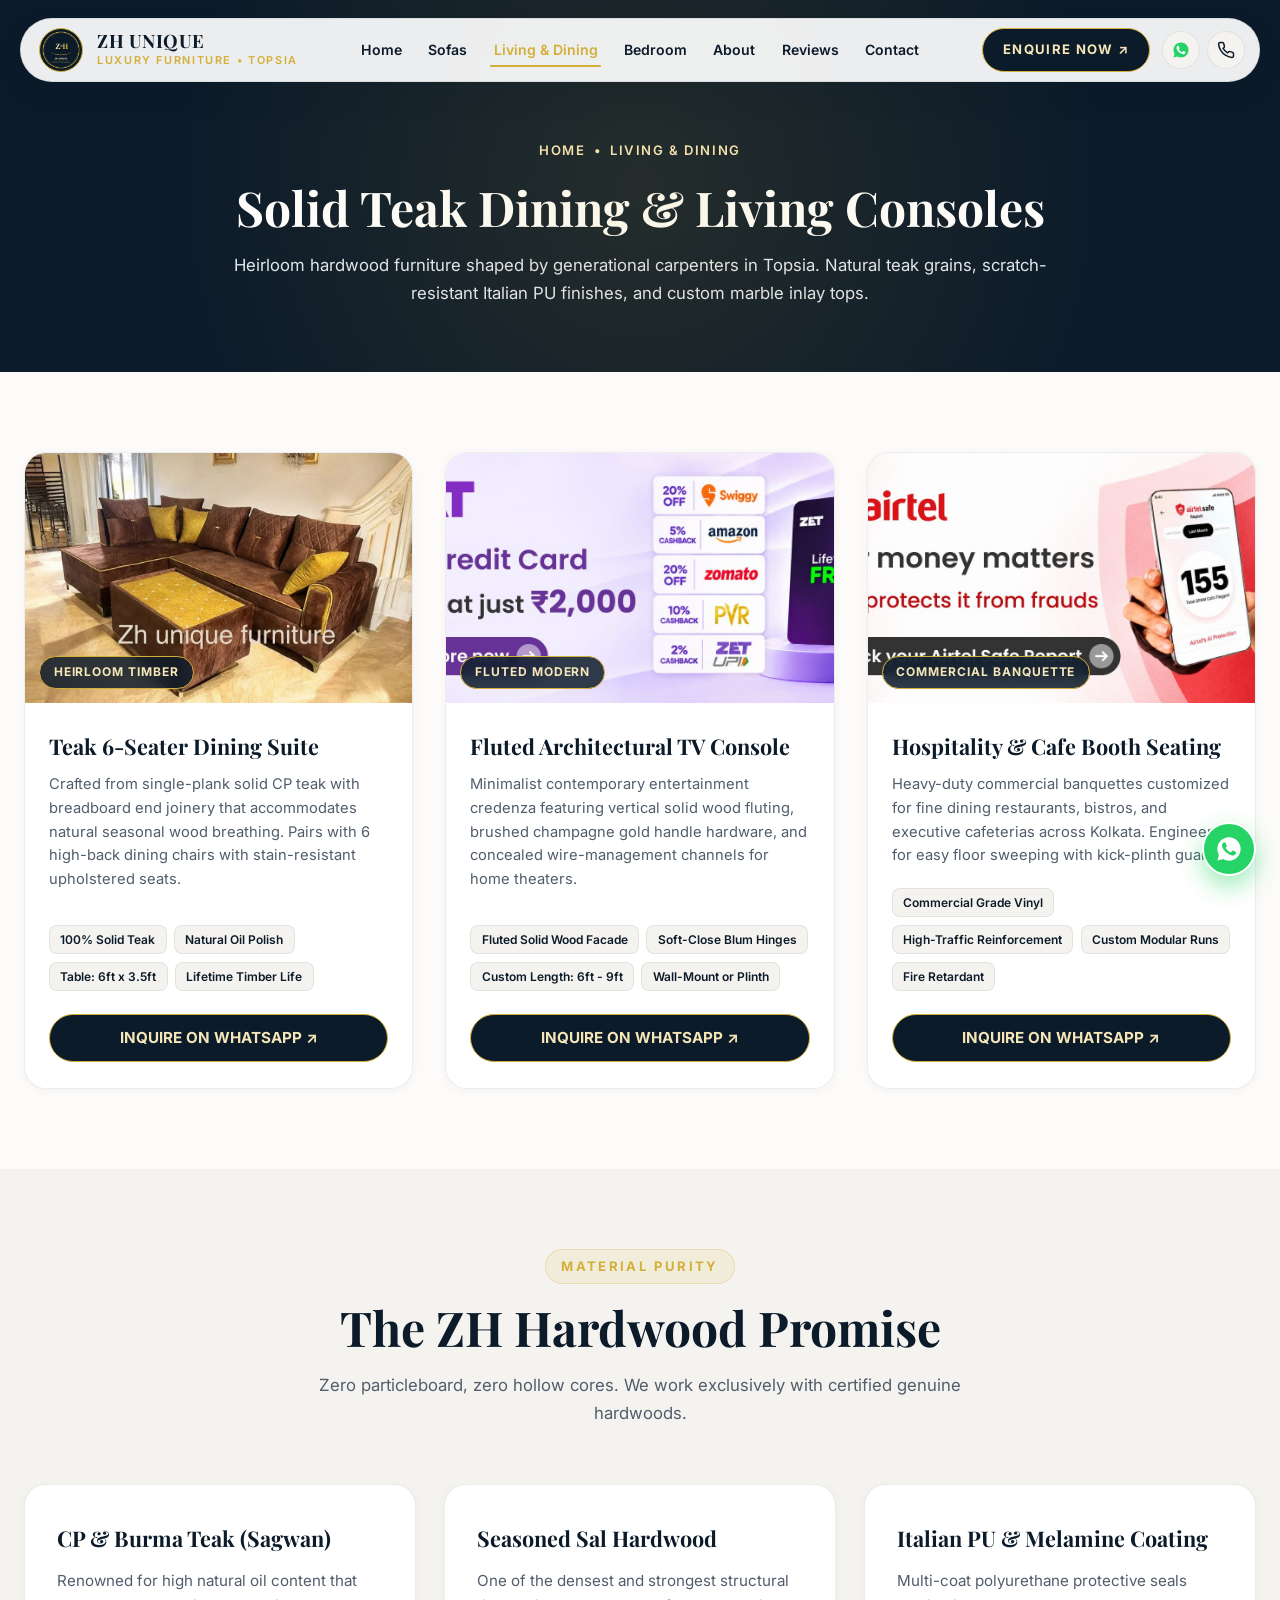
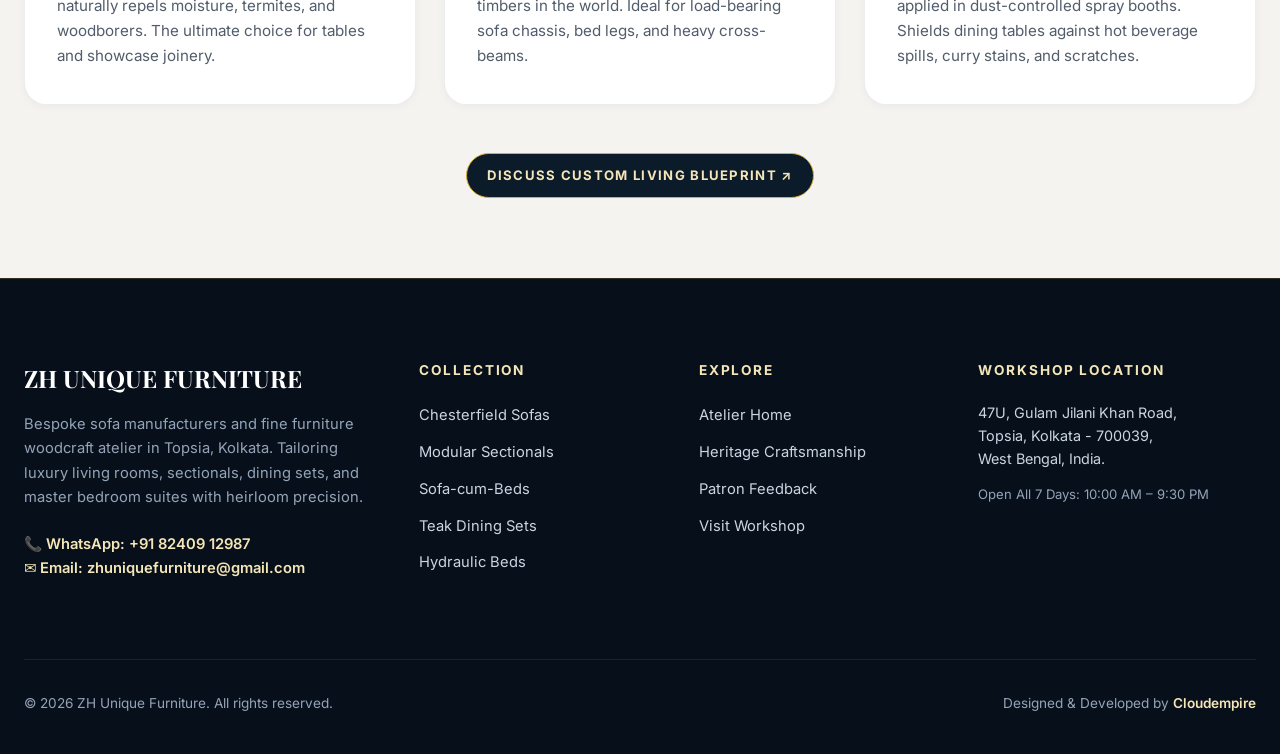
<file: living-dining.html>
<!DOCTYPE html>
<html lang="en">
<head>
  <meta charset="UTF-8">
  <meta name="viewport" content="width=device-width, initial-scale=1.0">
  <title>Solid Teak Dining Sets & Living Consoles | ZH Unique Furniture</title>
  <meta name="description" content="Handcrafted solid teak dining tables, 6-seater sets, luxury credenzas, and fluted TV entertainment partition units made in Topsia, Kolkata.">
  <link rel="icon" type="image/svg+xml" href="assets/images/favicon.svg">
  <link rel="icon" type="image/png" sizes="32x32" href="assets/images/favicon-32x32.png">
  <link rel="icon" href="assets/images/favicon.ico">
  <link rel="apple-touch-icon" sizes="180x180" href="assets/images/apple-touch-icon.png">
  <link rel="preconnect" href="https://fonts.googleapis.com">
  <link rel="preconnect" href="https://fonts.gstatic.com" crossorigin>
  <link href="https://fonts.googleapis.com/css2?family=Cinzel:wght@600;700;800;900&family=Inter:wght@400;500;600;700&family=Playfair+Display:ital,wght@0,600;0,700;0,800;1,600&display=swap" rel="stylesheet">
  <link rel="stylesheet" href="assets/css/style.css">
</head>
<body>

  <!-- Floating Header -->
  <header class="site-header">
    <nav class="navbar-pill" aria-label="Main Navigation">
      <a href="index.html" class="brand-wrapper">
        <img src="assets/images/logo.png" alt="ZH Unique Furniture Emblem" class="brand-emblem" width="44" height="44">
        <div class="brand-text-block">
          <span class="brand-name">ZH UNIQUE</span>
          <span class="brand-sub">LUXURY FURNITURE • TOPSIA</span>
        </div>
      </a>

      <ul class="nav-links">
        <li><a href="index.html" class="nav-link">Home</a></li>
        <li><a href="sofas.html" class="nav-link">Sofas</a></li>
        <li><a href="living-dining.html" class="nav-link active">Living &amp; Dining</a></li>
        <li><a href="bedroom.html" class="nav-link">Bedroom</a></li>
        <li><a href="about.html" class="nav-link">About</a></li>
        <li><a href="reviews.html" class="nav-link">Reviews</a></li>
        <li><a href="contact.html" class="nav-link">Contact</a></li>
      </ul>

      <div class="header-actions">
        <a href="https://wa.me/918240912987?text=Hello%20ZH%20Unique%20Furniture%2C%20I%20am%20interested%20in%20dining%20and%20living%20furniture." class="btn-cta-pill" target="_blank" rel="noopener noreferrer">
          ENQUIRE NOW ↗
        </a>
        <div class="social-circle-icons">
          <a href="https://wa.me/918240912987" class="social-icon-btn" aria-label="WhatsApp" target="_blank" rel="noopener noreferrer">
            <svg width="18" height="18" viewBox="0 0 24 24" fill="none">
              <path fill-rule="evenodd" clip-rule="evenodd" d="M12 2C6.48 2 2 6.48 2 12C2 13.85 2.5 15.58 3.37 17.07L2.05 21.95L7.07 20.64C8.52 21.5 10.2 22 12 22C17.52 22 22 17.52 22 12C22 6.48 17.52 2 12 2Z" fill="#25D366"/>
              <path d="M17.5 14.33C17.2 14.18 15.75 13.46 15.48 13.36C15.21 13.26 15.01 13.21 14.82 13.51C14.62 13.81 14.05 14.48 13.88 14.68C13.7 14.88 13.53 14.9 13.23 14.75C12.93 14.6 11.98 14.29 10.85 13.28C9.97 12.5 9.38 11.53 9.2 11.23C9.03 10.93 9.18 10.77 9.33 10.62C9.47 10.49 9.63 10.27 9.78 10.1C9.93 9.93 9.98 9.8 10.08 9.6C10.18 9.4 10.13 9.23 10.05 9.08C9.98 8.93 9.38 7.45 9.13 6.85C8.88 6.28 8.63 6.35 8.45 6.35C8.28 6.35 8.08 6.33 7.88 6.33C7.68 6.33 7.35 6.4 7.08 6.7C6.8 7 6.03 7.73 6.03 9.2C6.03 10.68 7.1 12.1 7.25 12.3C7.4 12.5 9.35 15.5 12.33 16.78C13.03 17.08 13.58 17.27 14.02 17.4C14.73 17.63 15.38 17.6 15.88 17.52C16.45 17.44 17.62 16.81 17.87 16.11C18.12 15.41 18.12 14.81 18.05 14.68C17.97 14.56 17.8 14.48 17.5 14.33Z" fill="#FFFFFF"/>
            </svg>
          </a>
          <a href="tel:+918240912987" class="social-icon-btn" aria-label="Direct Phone">
            <svg width="18" height="18" viewBox="0 0 24 24" fill="none" stroke="currentColor" stroke-width="2">
              <path d="M22 16.92v3a2 2 0 0 1-2.18 2 19.79 19.79 0 0 1-8.63-3.07 19.5 19.5 0 0 1-6-6 19.79 19.79 0 0 1-3.07-8.67A2 2 0 0 1 4.11 2h3a2 2 0 0 1 2 1.72 12.84 12.84 0 0 0 .7 2.81 2 2 0 0 1-.45 2.11L8.09 9.91a16 16 0 0 0 6 6l1.27-1.27a2 2 0 0 1 2.11-.45 12.84 12.84 0 0 0 2.81.7A2 2 0 0 1 22 16.92z"/>
            </svg>
          </a>
        </div>
        <button class="nav-toggle-btn" aria-label="Open Navigation Drawer" aria-expanded="false">
          <svg width="24" height="24" viewBox="0 0 24 24" fill="none" stroke="currentColor" stroke-width="2">
            <path d="M4 6h16M4 12h16M4 18h16"/>
          </svg>
        </button>
      </div>
    </nav>
  </header>

  <!-- Subpage Banner -->
  <section class="subpage-banner">
    <div class="shell">
      <div class="breadcrumbs">
        <a href="index.html">Home</a> &bull; <span>Living &amp; Dining</span>
      </div>
      <h1 class="section-title" style="color: #ffffff;">Solid Teak Dining &amp; Living Consoles</h1>
      <p class="section-desc" style="color: #e2e8f0;">Heirloom hardwood furniture shaped by generational carpenters in Topsia. Natural teak grains, scratch-resistant Italian PU finishes, and custom marble inlay tops.</p>
    </div>
  </section>

  <!-- Living & Dining Portfolio -->
  <section class="section">
    <div class="portfolio-grid">
      <!-- Item 1 -->
      <article class="offering-card">
        <div class="offering-media">
          <span class="offering-badge">Heirloom Timber</span>
          <img src="assets/images/dining_teak_6seater.jpg" alt="Teak 6-Seater Dining Table Set" loading="lazy" decoding="async">
        </div>
        <div class="offering-body">
          <h3 class="offering-title">Teak 6-Seater Dining Suite</h3>
          <p class="offering-desc">Crafted from single-plank solid CP teak with breadboard end joinery that accommodates natural seasonal wood breathing. Pairs with 6 high-back dining chairs with stain-resistant upholstered seats.</p>
          <div class="spec-pills">
            <span class="spec-pill">100% Solid Teak</span>
            <span class="spec-pill">Natural Oil Polish</span>
            <span class="spec-pill">Table: 6ft x 3.5ft</span>
            <span class="spec-pill">Lifetime Timber Life</span>
          </div>
          <a href="https://wa.me/918240912987?text=Hi%20ZH%20Unique%20Furniture%2C%20I%20am%20inquiring%20about%20the%20Teak%206-Seater%20Dining%20Suite." class="btn-card-inquire" target="_blank" rel="noopener noreferrer">INQUIRE ON WHATSAPP ↗</a>
        </div>
      </article>

      <!-- Item 2 -->
      <article class="offering-card">
        <div class="offering-media">
          <span class="offering-badge">Fluted Modern</span>
          <img src="assets/images/living_console_tv_unit.jpg" alt="Fluted TV Entertainment Console" loading="lazy" decoding="async">
        </div>
        <div class="offering-body">
          <h3 class="offering-title">Fluted Architectural TV Console</h3>
          <p class="offering-desc">Minimalist contemporary entertainment credenza featuring vertical solid wood fluting, brushed champagne gold handle hardware, and concealed wire-management channels for home theaters.</p>
          <div class="spec-pills">
            <span class="spec-pill">Fluted Solid Wood Facade</span>
            <span class="spec-pill">Soft-Close Blum Hinges</span>
            <span class="spec-pill">Custom Length: 6ft - 9ft</span>
            <span class="spec-pill">Wall-Mount or Plinth</span>
          </div>
          <a href="https://wa.me/918240912987?text=Hi%20ZH%20Unique%20Furniture%2C%20I%20am%20inquiring%20about%20the%20Fluted%20TV%20Console." class="btn-card-inquire" target="_blank" rel="noopener noreferrer">INQUIRE ON WHATSAPP ↗</a>
        </div>
      </article>

      <!-- Item 3 -->
      <article class="offering-card">
        <div class="offering-media">
          <span class="offering-badge">Commercial Banquette</span>
          <img src="assets/images/sofa_commercial_banquette.jpg" alt="Cafe & Lounge Dining Booths" loading="lazy" decoding="async">
        </div>
        <div class="offering-body">
          <h3 class="offering-title">Hospitality &amp; Cafe Booth Seating</h3>
          <p class="offering-desc">Heavy-duty commercial banquettes customized for fine dining restaurants, bistros, and executive cafeterias across Kolkata. Engineered for easy floor sweeping with kick-plinth guards.</p>
          <div class="spec-pills">
            <span class="spec-pill">Commercial Grade Vinyl</span>
            <span class="spec-pill">High-Traffic Reinforcement</span>
            <span class="spec-pill">Custom Modular Runs</span>
            <span class="spec-pill">Fire Retardant</span>
          </div>
          <a href="https://wa.me/918240912987?text=Hi%20ZH%20Unique%20Furniture%2C%20I%20am%20inquiring%20about%20Hospitality%20Booth%20Seating." class="btn-card-inquire" target="_blank" rel="noopener noreferrer">INQUIRE ON WHATSAPP ↗</a>
        </div>
      </article>
    </div>
  </section>

  <!-- Wood & Finish Transparency -->
  <section class="section section-alt">
    <div class="section-head">
      <span class="section-kicker">Material Purity</span>
      <h2 class="section-title">The ZH Hardwood Promise</h2>
      <p class="section-desc">Zero particleboard, zero hollow cores. We work exclusively with certified genuine hardwoods.</p>
    </div>

    <div class="bento-grid">
      <div class="bento-card">
        <h4 style="font-family: var(--font-serif); font-size: 1.35rem; color: var(--color-primary); margin-bottom: 0.75rem;">CP &amp; Burma Teak (Sagwan)</h4>
        <p class="bento-desc">Renowned for high natural oil content that naturally repels moisture, termites, and woodborers. The ultimate choice for tables and showcase joinery.</p>
      </div>

      <div class="bento-card">
        <h4 style="font-family: var(--font-serif); font-size: 1.35rem; color: var(--color-primary); margin-bottom: 0.75rem;">Seasoned Sal Hardwood</h4>
        <p class="bento-desc">One of the densest and strongest structural timbers in the world. Ideal for load-bearing sofa chassis, bed legs, and heavy cross-beams.</p>
      </div>

      <div class="bento-card">
        <h4 style="font-family: var(--font-serif); font-size: 1.35rem; color: var(--color-primary); margin-bottom: 0.75rem;">Italian PU &amp; Melamine Coating</h4>
        <p class="bento-desc">Multi-coat polyurethane protective seals applied in dust-controlled spray booths. Shields dining tables against hot beverage spills, curry stains, and scratches.</p>
      </div>
    </div>

    <div style="text-align: center; margin-top: 3rem;">
      <a href="contact.html" class="btn-cta-pill" style="display: inline-flex;">DISCUSS CUSTOM LIVING BLUEPRINT ↗</a>
    </div>
  </section>

  <!-- Footer -->
  <footer class="site-footer">
    <div class="footer-top">
      <div class="footer-brand">
        <h3>ZH UNIQUE FURNITURE</h3>
        <p>Bespoke sofa manufacturers and fine furniture woodcraft atelier in Topsia, Kolkata. Tailoring luxury living rooms, sectionals, dining sets, and master bedroom suites with heirloom precision.</p>
        <p style="color: var(--color-accent-light); font-weight: 600;">
          📞 WhatsApp: +91 82409 12987<br>
          ✉️ Email: zhuniquefurniture@gmail.com
        </p>
      </div>

      <div class="footer-col">
        <h4>Collection</h4>
        <ul class="footer-links">
          <li><a href="sofas.html">Chesterfield Sofas</a></li>
          <li><a href="sofas.html">Modular Sectionals</a></li>
          <li><a href="sofas.html">Sofa-cum-Beds</a></li>
          <li><a href="living-dining.html">Teak Dining Sets</a></li>
          <li><a href="bedroom.html">Hydraulic Beds</a></li>
        </ul>
      </div>

      <div class="footer-col">
        <h4>Explore</h4>
        <ul class="footer-links">
          <li><a href="index.html">Atelier Home</a></li>
          <li><a href="about.html">Heritage Craftsmanship</a></li>
          <li><a href="reviews.html">Patron Feedback</a></li>
          <li><a href="contact.html">Visit Workshop</a></li>
        </ul>
      </div>

      <div class="footer-col">
        <h4>Workshop Location</h4>
        <p style="font-size: 0.9rem; line-height: 1.6; color: #cbd5e1;">
          47U, Gulam Jilani Khan Road,<br>
          Topsia, Kolkata - 700039,<br>
          West Bengal, India.
        </p>
        <p style="font-size: 0.82rem; margin-top: 0.85rem; color: #94a3b8;">Open All 7 Days: 10:00 AM &ndash; 9:30 PM</p>
      </div>
    </div>

    <div class="footer-bottom">
      <p>&copy; 2026 ZH Unique Furniture. All rights reserved.</p>
      <p>Designed &amp; Developed by <a href="https://cloudempire.tech/" target="_blank" rel="noopener noreferrer">Cloudempire</a></p>
    </div>
  </footer>

  <!-- Floating WhatsApp CTA -->
  <a href="https://wa.me/918240912987?text=Hello%20ZH%20Unique%20Furniture%2C%20I%20am%20inquiring%20about%20dining%20and%20living%20furniture." class="floating-wa-btn" aria-label="Chat on WhatsApp" target="_blank" rel="noopener noreferrer">
    <svg width="28" height="28" viewBox="0 0 24 24" fill="none">
      <path fill-rule="evenodd" clip-rule="evenodd" d="M12 2C6.48 2 2 6.48 2 12C2 13.85 2.5 15.58 3.37 17.07L2.05 21.95L7.07 20.64C8.52 21.5 10.2 22 12 22C17.52 22 22 17.52 22 12C22 6.48 17.52 2 12 2Z" fill="#FFFFFF"/>
      <path d="M17.5 14.33C17.2 14.18 15.75 13.46 15.48 13.36C15.21 13.26 15.01 13.21 14.82 13.51C14.62 13.81 14.05 14.48 13.88 14.68C13.7 14.88 13.53 14.9 13.23 14.75C12.93 14.6 11.98 14.29 10.85 13.28C9.97 12.5 9.38 11.53 9.2 11.23C9.03 10.93 9.18 10.77 9.33 10.62C9.47 10.49 9.63 10.27 9.78 10.1C9.93 9.93 9.98 9.8 10.08 9.6C10.18 9.4 10.13 9.23 10.05 9.08C9.98 8.93 9.38 7.45 9.13 6.85C8.88 6.28 8.63 6.35 8.45 6.35C8.28 6.35 8.08 6.33 7.88 6.33C7.68 6.33 7.35 6.4 7.08 6.7C6.8 7 6.03 7.73 6.03 9.2C6.03 10.68 7.1 12.1 7.25 12.3C7.4 12.5 9.35 15.5 12.33 16.78C13.03 17.08 13.58 17.27 14.02 17.4C14.73 17.63 15.38 17.6 15.88 17.52C16.45 17.44 17.62 16.81 17.87 16.11C18.12 15.41 18.12 14.81 18.05 14.68C17.97 14.56 17.8 14.48 17.5 14.33Z" fill="#25D366"/>
    </svg>
  </a>

  <script src="assets/js/main.js"></script>
</body>
</html>
</file>
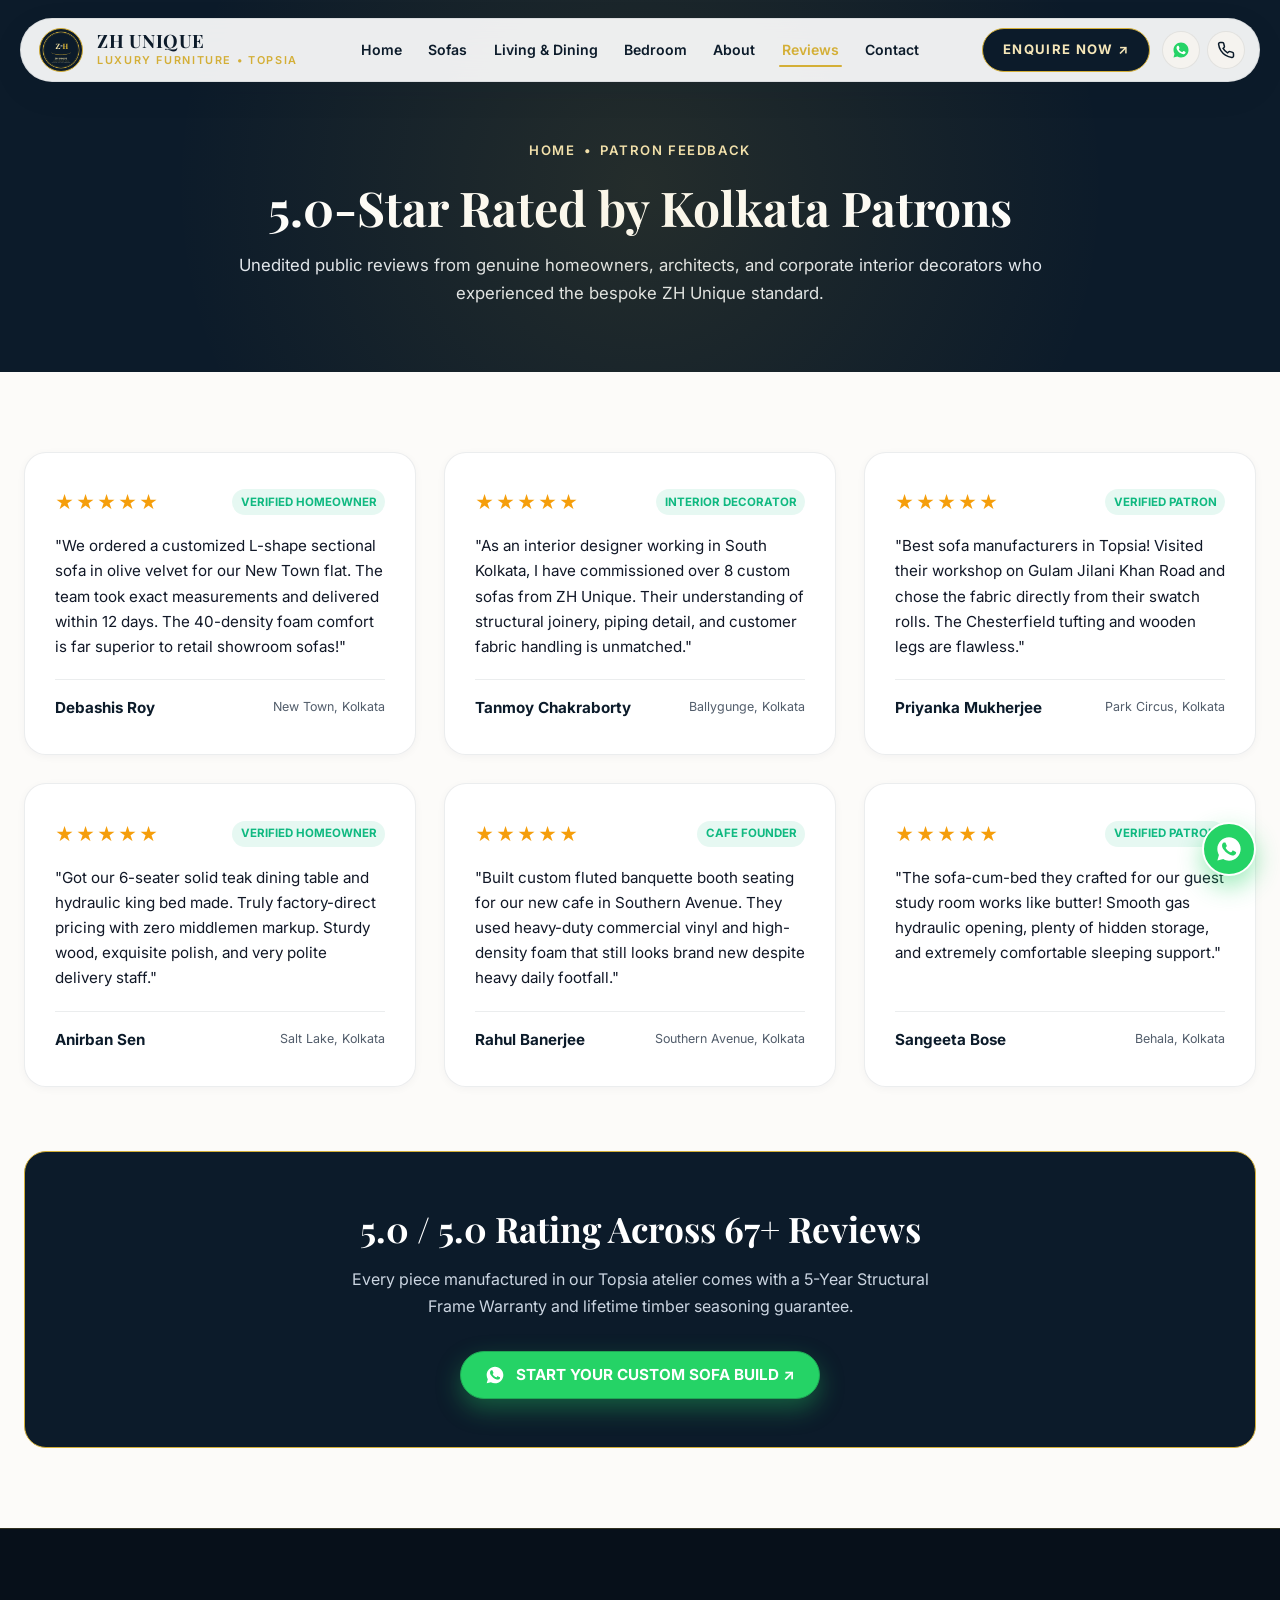
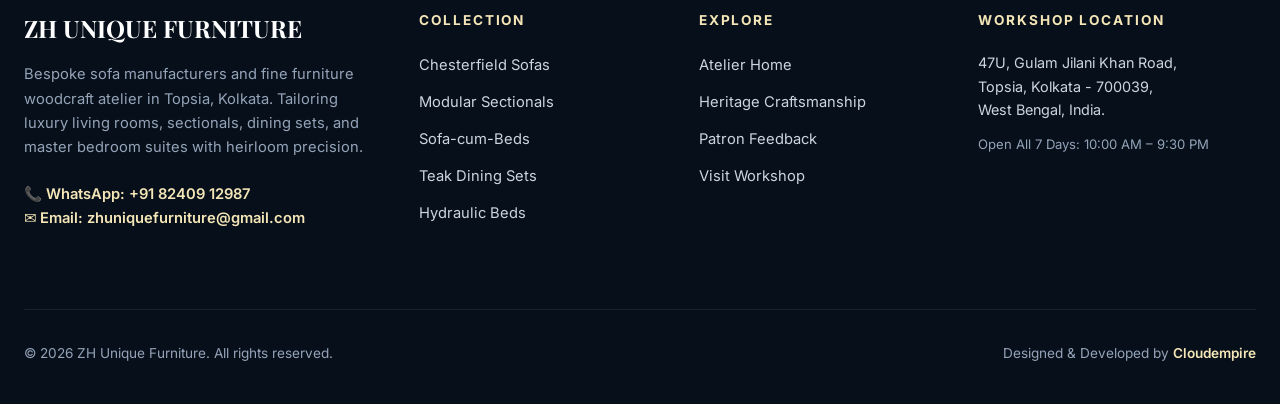
<file: reviews.html>
<!DOCTYPE html>
<html lang="en">
<head>
  <meta charset="UTF-8">
  <meta name="viewport" content="width=device-width, initial-scale=1.0">
  <title>Verified Patron Reviews & Testimonials | ZH Unique Furniture</title>
  <meta name="description" content="Read 5.0-star verified Google and Justdial customer reviews for ZH Unique Furniture, Topsia, Kolkata. Authentic homeowner stories.">
  <link rel="icon" type="image/svg+xml" href="assets/images/favicon.svg">
  <link rel="icon" type="image/png" sizes="32x32" href="assets/images/favicon-32x32.png">
  <link rel="icon" href="assets/images/favicon.ico">
  <link rel="apple-touch-icon" sizes="180x180" href="assets/images/apple-touch-icon.png">
  <link rel="preconnect" href="https://fonts.googleapis.com">
  <link rel="preconnect" href="https://fonts.gstatic.com" crossorigin>
  <link href="https://fonts.googleapis.com/css2?family=Cinzel:wght@600;700;800;900&family=Inter:wght@400;500;600;700&family=Playfair+Display:ital,wght@0,600;0,700;0,800;1,600&display=swap" rel="stylesheet">
  <link rel="stylesheet" href="assets/css/style.css">
</head>
<body>

  <!-- Floating Header -->
  <header class="site-header">
    <nav class="navbar-pill" aria-label="Main Navigation">
      <a href="index.html" class="brand-wrapper">
        <img src="assets/images/logo.png" alt="ZH Unique Furniture Emblem" class="brand-emblem" width="44" height="44">
        <div class="brand-text-block">
          <span class="brand-name">ZH UNIQUE</span>
          <span class="brand-sub">LUXURY FURNITURE • TOPSIA</span>
        </div>
      </a>

      <ul class="nav-links">
        <li><a href="index.html" class="nav-link">Home</a></li>
        <li><a href="sofas.html" class="nav-link">Sofas</a></li>
        <li><a href="living-dining.html" class="nav-link">Living &amp; Dining</a></li>
        <li><a href="bedroom.html" class="nav-link">Bedroom</a></li>
        <li><a href="about.html" class="nav-link">About</a></li>
        <li><a href="reviews.html" class="nav-link active">Reviews</a></li>
        <li><a href="contact.html" class="nav-link">Contact</a></li>
      </ul>

      <div class="header-actions">
        <a href="https://wa.me/918240912987?text=Hello%20ZH%20Unique%20Furniture%2C%20I%20would%20like%20to%20inquire%20about%20custom%20sofas." class="btn-cta-pill" target="_blank" rel="noopener noreferrer">
          ENQUIRE NOW ↗
        </a>
        <div class="social-circle-icons">
          <a href="https://wa.me/918240912987" class="social-icon-btn" aria-label="WhatsApp" target="_blank" rel="noopener noreferrer">
            <svg width="18" height="18" viewBox="0 0 24 24" fill="none">
              <path fill-rule="evenodd" clip-rule="evenodd" d="M12 2C6.48 2 2 6.48 2 12C2 13.85 2.5 15.58 3.37 17.07L2.05 21.95L7.07 20.64C8.52 21.5 10.2 22 12 22C17.52 22 22 17.52 22 12C22 6.48 17.52 2 12 2Z" fill="#25D366"/>
              <path d="M17.5 14.33C17.2 14.18 15.75 13.46 15.48 13.36C15.21 13.26 15.01 13.21 14.82 13.51C14.62 13.81 14.05 14.48 13.88 14.68C13.7 14.88 13.53 14.9 13.23 14.75C12.93 14.6 11.98 14.29 10.85 13.28C9.97 12.5 9.38 11.53 9.2 11.23C9.03 10.93 9.18 10.77 9.33 10.62C9.47 10.49 9.63 10.27 9.78 10.1C9.93 9.93 9.98 9.8 10.08 9.6C10.18 9.4 10.13 9.23 10.05 9.08C9.98 8.93 9.38 7.45 9.13 6.85C8.88 6.28 8.63 6.35 8.45 6.35C8.28 6.35 8.08 6.33 7.88 6.33C7.68 6.33 7.35 6.4 7.08 6.7C6.8 7 6.03 7.73 6.03 9.2C6.03 10.68 7.1 12.1 7.25 12.3C7.4 12.5 9.35 15.5 12.33 16.78C13.03 17.08 13.58 17.27 14.02 17.4C14.73 17.63 15.38 17.6 15.88 17.52C16.45 17.44 17.62 16.81 17.87 16.11C18.12 15.41 18.12 14.81 18.05 14.68C17.97 14.56 17.8 14.48 17.5 14.33Z" fill="#FFFFFF"/>
            </svg>
          </a>
          <a href="tel:+918240912987" class="social-icon-btn" aria-label="Direct Phone">
            <svg width="18" height="18" viewBox="0 0 24 24" fill="none" stroke="currentColor" stroke-width="2">
              <path d="M22 16.92v3a2 2 0 0 1-2.18 2 19.79 19.79 0 0 1-8.63-3.07 19.5 19.5 0 0 1-6-6 19.79 19.79 0 0 1-3.07-8.67A2 2 0 0 1 4.11 2h3a2 2 0 0 1 2 1.72 12.84 12.84 0 0 0 .7 2.81 2 2 0 0 1-.45 2.11L8.09 9.91a16 16 0 0 0 6 6l1.27-1.27a2 2 0 0 1 2.11-.45 12.84 12.84 0 0 0 2.81.7A2 2 0 0 1 22 16.92z"/>
            </svg>
          </a>
        </div>
        <button class="nav-toggle-btn" aria-label="Open Navigation Drawer" aria-expanded="false">
          <svg width="24" height="24" viewBox="0 0 24 24" fill="none" stroke="currentColor" stroke-width="2">
            <path d="M4 6h16M4 12h16M4 18h16"/>
          </svg>
        </button>
      </div>
    </nav>
  </header>

  <!-- Subpage Banner -->
  <section class="subpage-banner">
    <div class="shell">
      <div class="breadcrumbs">
        <a href="index.html">Home</a> &bull; <span>Patron Feedback</span>
      </div>
      <h1 class="section-title" style="color: #ffffff;">5.0-Star Rated by Kolkata Patrons</h1>
      <p class="section-desc" style="color: #e2e8f0;">Unedited public reviews from genuine homeowners, architects, and corporate interior decorators who experienced the bespoke ZH Unique standard.</p>
    </div>
  </section>

  <!-- Reviews Wall -->
  <section class="section">
    <div class="reviews-grid">
      <!-- Review 1 -->
      <div class="review-card">
        <div class="review-header">
          <div class="review-stars">★★★★★</div>
          <span class="verified-badge">Verified Homeowner</span>
        </div>
        <p class="review-quote">"We ordered a customized L-shape sectional sofa in olive velvet for our New Town flat. The team took exact measurements and delivered within 12 days. The 40-density foam comfort is far superior to retail showroom sofas!"</p>
        <div class="reviewer-meta">
          <span class="reviewer-name">Debashis Roy</span>
          <span class="review-source">New Town, Kolkata</span>
        </div>
      </div>

      <!-- Review 2 -->
      <div class="review-card">
        <div class="review-header">
          <div class="review-stars">★★★★★</div>
          <span class="verified-badge">Interior Decorator</span>
        </div>
        <p class="review-quote">"As an interior designer working in South Kolkata, I have commissioned over 8 custom sofas from ZH Unique. Their understanding of structural joinery, piping detail, and customer fabric handling is unmatched."</p>
        <div class="reviewer-meta">
          <span class="reviewer-name">Tanmoy Chakraborty</span>
          <span class="review-source">Ballygunge, Kolkata</span>
        </div>
      </div>

      <!-- Review 3 -->
      <div class="review-card">
        <div class="review-header">
          <div class="review-stars">★★★★★</div>
          <span class="verified-badge">Verified Patron</span>
        </div>
        <p class="review-quote">"Best sofa manufacturers in Topsia! Visited their workshop on Gulam Jilani Khan Road and chose the fabric directly from their swatch rolls. The Chesterfield tufting and wooden legs are flawless."</p>
        <div class="reviewer-meta">
          <span class="reviewer-name">Priyanka Mukherjee</span>
          <span class="review-source">Park Circus, Kolkata</span>
        </div>
      </div>

      <!-- Review 4 -->
      <div class="review-card">
        <div class="review-header">
          <div class="review-stars">★★★★★</div>
          <span class="verified-badge">Verified Homeowner</span>
        </div>
        <p class="review-quote">"Got our 6-seater solid teak dining table and hydraulic king bed made. Truly factory-direct pricing with zero middlemen markup. Sturdy wood, exquisite polish, and very polite delivery staff."</p>
        <div class="reviewer-meta">
          <span class="reviewer-name">Anirban Sen</span>
          <span class="review-source">Salt Lake, Kolkata</span>
        </div>
      </div>

      <!-- Review 5 -->
      <div class="review-card">
        <div class="review-header">
          <div class="review-stars">★★★★★</div>
          <span class="verified-badge">Cafe Founder</span>
        </div>
        <p class="review-quote">"Built custom fluted banquette booth seating for our new cafe in Southern Avenue. They used heavy-duty commercial vinyl and high-density foam that still looks brand new despite heavy daily footfall."</p>
        <div class="reviewer-meta">
          <span class="reviewer-name">Rahul Banerjee</span>
          <span class="review-source">Southern Avenue, Kolkata</span>
        </div>
      </div>

      <!-- Review 6 -->
      <div class="review-card">
        <div class="review-header">
          <div class="review-stars">★★★★★</div>
          <span class="verified-badge">Verified Patron</span>
        </div>
        <p class="review-quote">"The sofa-cum-bed they crafted for our guest study room works like butter! Smooth gas hydraulic opening, plenty of hidden storage, and extremely comfortable sleeping support."</p>
        <div class="reviewer-meta">
          <span class="reviewer-name">Sangeeta Bose</span>
          <span class="review-source">Behala, Kolkata</span>
        </div>
      </div>
    </div>

    <!-- Rating Scorecard Banner -->
    <div style="background: var(--color-primary); color: #ffffff; border-radius: var(--radius-lg); border: 1.5px solid var(--color-accent); padding: 3rem 2rem; margin-top: 4rem; text-align: center;">
      <h3 style="font-family: var(--font-serif); font-size: 2.2rem; color: #ffffff; margin-bottom: 0.5rem;">5.0 / 5.0 Rating Across 67+ Reviews</h3>
      <p style="color: #cbd5e1; max-width: 600px; margin: 0 auto 2rem;">Every piece manufactured in our Topsia atelier comes with a 5-Year Structural Frame Warranty and lifetime timber seasoning guarantee.</p>
      
      <a href="https://wa.me/918240912987?text=Hello%20ZH%20Unique%20Furniture%2C%20I%20read%20your%20patron%20reviews%20and%20would%20like%20to%20discuss%20a%20sofa%20project." class="btn-hero-primary" target="_blank" rel="noopener noreferrer" style="display: inline-flex;">
        <svg width="20" height="20" viewBox="0 0 24 24" fill="none">
          <path fill-rule="evenodd" clip-rule="evenodd" d="M12 2C6.48 2 2 6.48 2 12C2 13.85 2.5 15.58 3.37 17.07L2.05 21.95L7.07 20.64C8.52 21.5 10.2 22 12 22C17.52 22 22 17.52 22 12C22 6.48 17.52 2 12 2Z" fill="#FFFFFF"/>
          <path d="M17.5 14.33C17.2 14.18 15.75 13.46 15.48 13.36C15.21 13.26 15.01 13.21 14.82 13.51C14.62 14.81 14.05 14.48 13.88 14.68C13.7 14.88 13.53 14.9 13.23 14.75C12.93 14.6 11.98 14.29 10.85 13.28C9.97 12.5 9.38 11.53 9.2 11.23C9.03 10.93 9.18 10.77 9.33 10.62C9.47 10.49 9.63 10.27 9.78 10.1C9.93 9.93 9.98 9.8 10.08 9.6C10.18 9.4 10.13 9.23 10.05 9.08C9.98 8.93 9.38 7.45 9.13 6.85C8.88 6.28 8.63 6.35 8.45 6.35C8.28 6.35 8.08 6.33 7.88 6.33C7.68 6.33 7.35 6.4 7.08 6.7C6.8 7 6.03 7.73 6.03 9.2C6.03 10.68 7.1 12.1 7.25 12.3C7.4 12.5 9.35 15.5 12.33 16.78C13.03 17.08 13.58 17.27 14.02 17.4C14.73 17.63 15.38 17.6 15.88 17.52C16.45 17.44 17.62 16.81 17.87 16.11C18.12 15.41 18.12 14.81 18.05 14.68C17.97 14.56 17.8 14.48 17.5 14.33Z" fill="#25D366"/>
        </svg>
        <span>START YOUR CUSTOM SOFA BUILD ↗</span>
      </a>
    </div>
  </section>

  <!-- Footer -->
  <footer class="site-footer">
    <div class="footer-top">
      <div class="footer-brand">
        <h3>ZH UNIQUE FURNITURE</h3>
        <p>Bespoke sofa manufacturers and fine furniture woodcraft atelier in Topsia, Kolkata. Tailoring luxury living rooms, sectionals, dining sets, and master bedroom suites with heirloom precision.</p>
        <p style="color: var(--color-accent-light); font-weight: 600;">
          📞 WhatsApp: +91 82409 12987<br>
          ✉️ Email: zhuniquefurniture@gmail.com
        </p>
      </div>

      <div class="footer-col">
        <h4>Collection</h4>
        <ul class="footer-links">
          <li><a href="sofas.html">Chesterfield Sofas</a></li>
          <li><a href="sofas.html">Modular Sectionals</a></li>
          <li><a href="sofas.html">Sofa-cum-Beds</a></li>
          <li><a href="living-dining.html">Teak Dining Sets</a></li>
          <li><a href="bedroom.html">Hydraulic Beds</a></li>
        </ul>
      </div>

      <div class="footer-col">
        <h4>Explore</h4>
        <ul class="footer-links">
          <li><a href="index.html">Atelier Home</a></li>
          <li><a href="about.html">Heritage Craftsmanship</a></li>
          <li><a href="reviews.html">Patron Feedback</a></li>
          <li><a href="contact.html">Visit Workshop</a></li>
        </ul>
      </div>

      <div class="footer-col">
        <h4>Workshop Location</h4>
        <p style="font-size: 0.9rem; line-height: 1.6; color: #cbd5e1;">
          47U, Gulam Jilani Khan Road,<br>
          Topsia, Kolkata - 700039,<br>
          West Bengal, India.
        </p>
        <p style="font-size: 0.82rem; margin-top: 0.85rem; color: #94a3b8;">Open All 7 Days: 10:00 AM &ndash; 9:30 PM</p>
      </div>
    </div>

    <div class="footer-bottom">
      <p>&copy; 2026 ZH Unique Furniture. All rights reserved.</p>
      <p>Designed &amp; Developed by <a href="https://cloudempire.tech/" target="_blank" rel="noopener noreferrer">Cloudempire</a></p>
    </div>
  </footer>

  <!-- Floating WhatsApp CTA -->
  <a href="https://wa.me/918240912987?text=Hello%20ZH%20Unique%20Furniture%2C%20I%20would%20like%20to%20inquire%20about%20custom%20sofas." class="floating-wa-btn" aria-label="Chat on WhatsApp" target="_blank" rel="noopener noreferrer">
    <svg width="28" height="28" viewBox="0 0 24 24" fill="none">
      <path fill-rule="evenodd" clip-rule="evenodd" d="M12 2C6.48 2 2 6.48 2 12C2 13.85 2.5 15.58 3.37 17.07L2.05 21.95L7.07 20.64C8.52 21.5 10.2 22 12 22C17.52 22 22 17.52 22 12C22 6.48 17.52 2 12 2Z" fill="#FFFFFF"/>
      <path d="M17.5 14.33C17.2 14.18 15.75 13.46 15.48 13.36C15.21 13.26 15.01 13.21 14.82 13.51C14.62 14.81 14.05 14.48 13.88 14.68C13.7 14.88 13.53 14.9 13.23 14.75C12.93 14.6 11.98 14.29 10.85 13.28C9.97 12.5 9.38 11.53 9.2 11.23C9.03 10.93 9.18 10.77 9.33 10.62C9.47 10.49 9.63 10.27 9.78 10.1C9.93 9.93 9.98 9.8 10.08 9.6C10.18 9.4 10.13 9.23 10.05 9.08C9.98 8.93 9.38 7.45 9.13 6.85C8.88 6.28 8.63 6.35 8.45 6.35C8.28 6.35 8.08 6.33 7.88 6.33C7.68 6.33 7.35 6.4 7.08 6.7C6.8 7 6.03 7.73 6.03 9.2C6.03 10.68 7.1 12.1 7.25 12.3C7.4 12.5 9.35 15.5 12.33 16.78C13.03 17.08 13.58 17.27 14.02 17.4C14.73 17.63 15.38 17.6 15.88 17.52C16.45 17.44 17.62 16.81 17.87 16.11C18.12 15.41 18.12 14.81 18.05 14.68C17.97 14.56 17.8 14.48 17.5 14.33Z" fill="#25D366"/>
    </svg>
  </a>

  <script src="assets/js/main.js"></script>
</body>
</html>
</file>
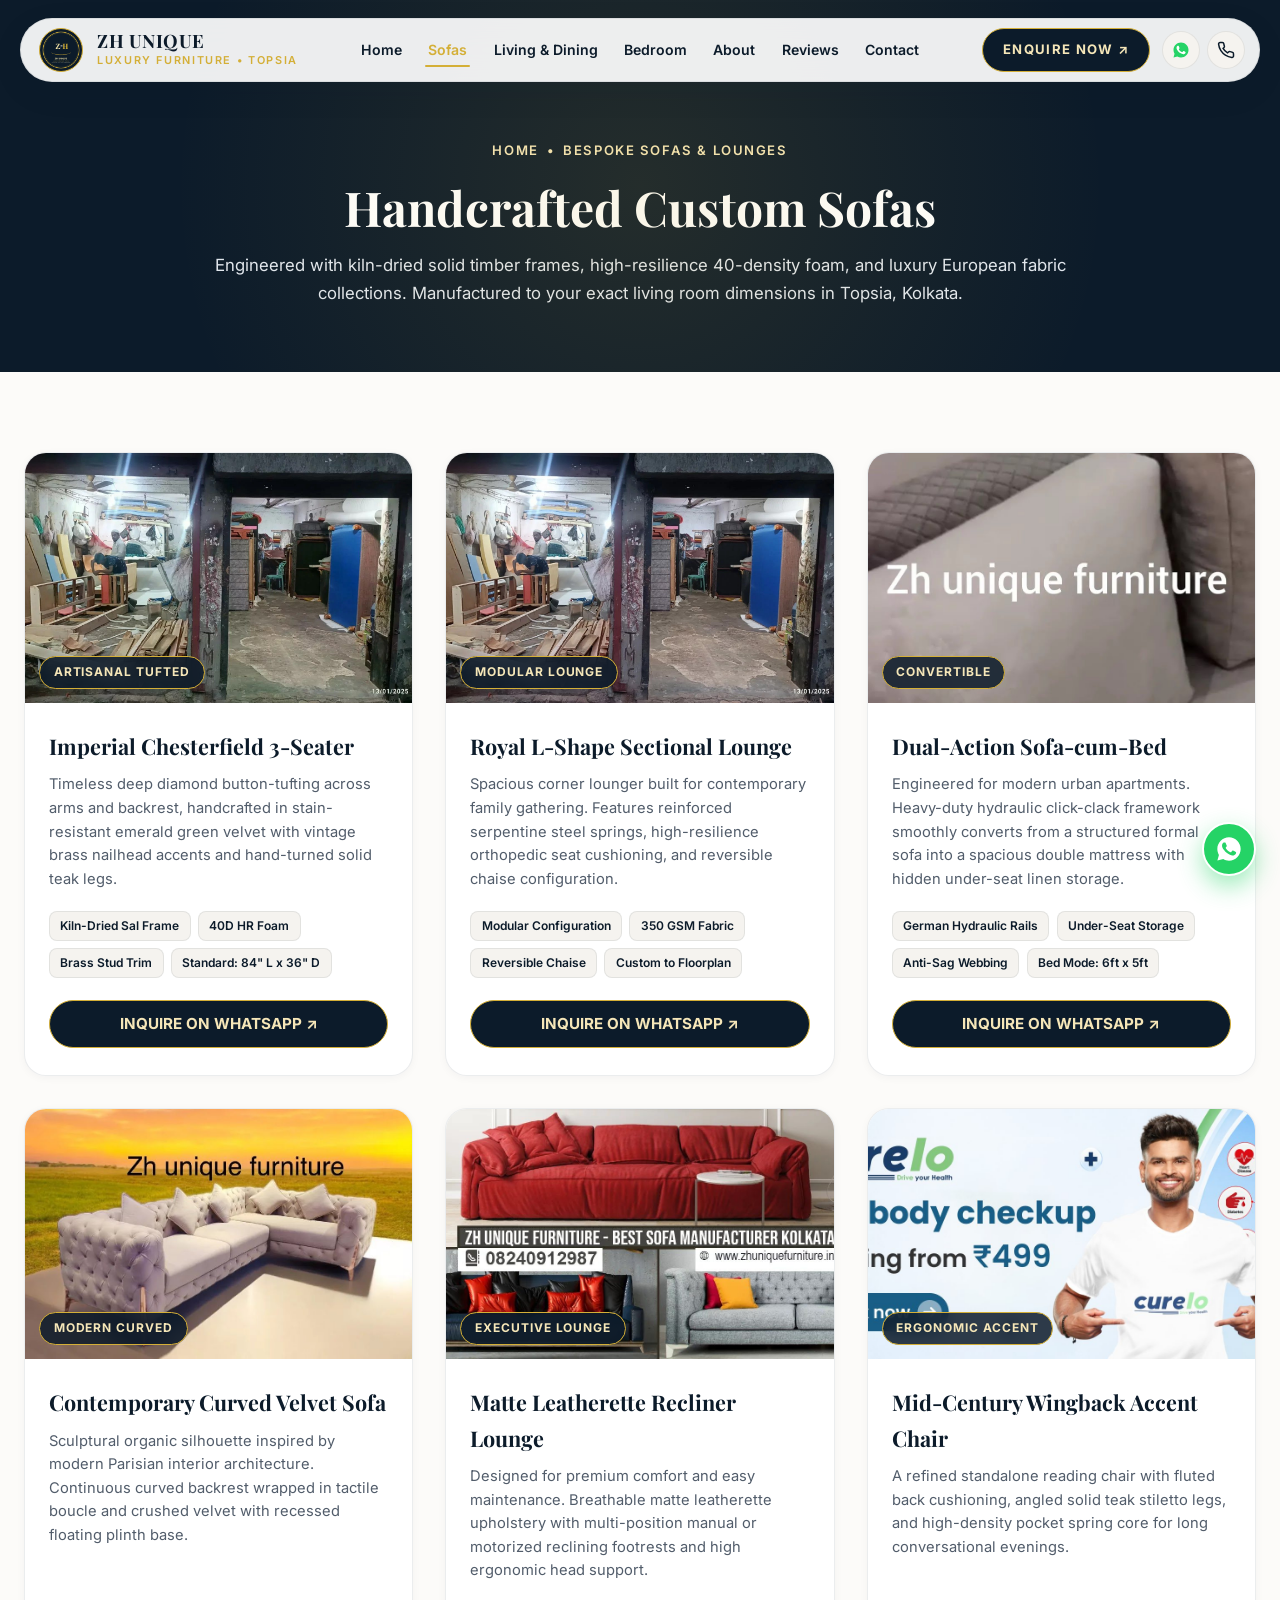
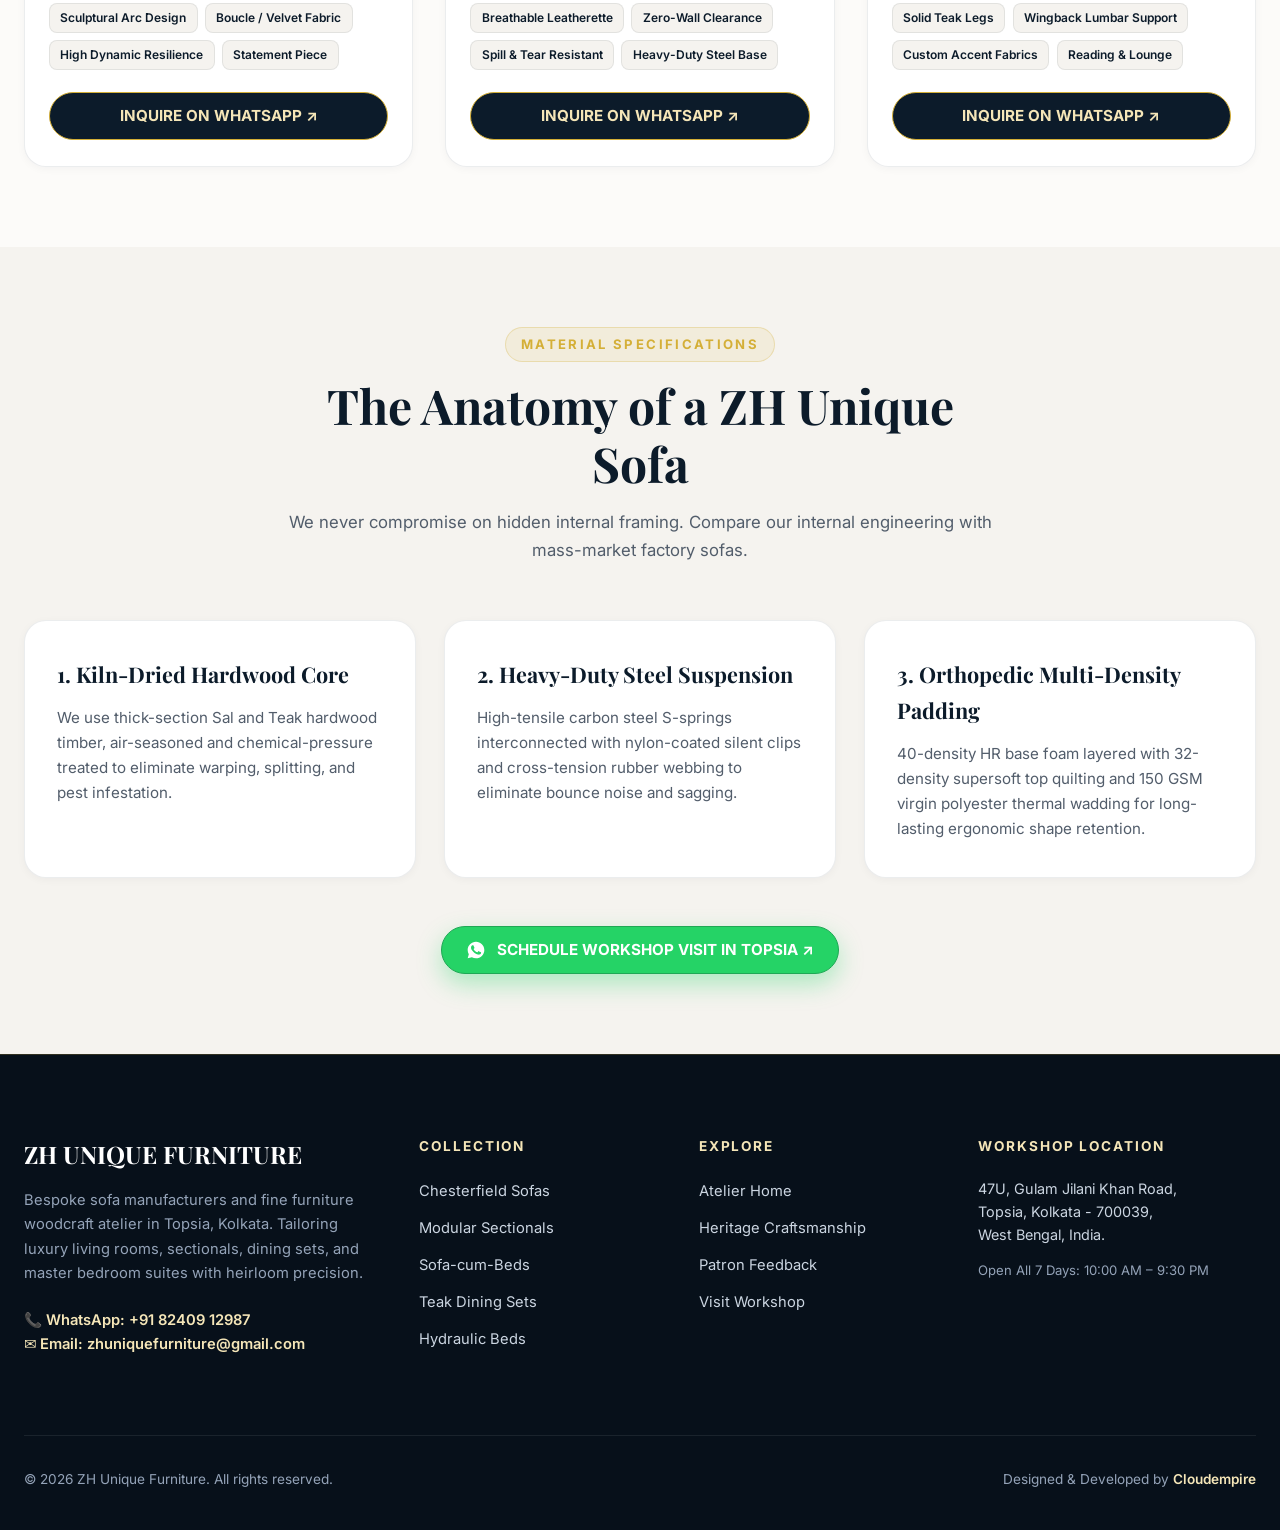
<file: sofas.html>
<!DOCTYPE html>
<html lang="en">
<head>
  <meta charset="UTF-8">
  <meta name="viewport" content="width=device-width, initial-scale=1.0">
  <title>Bespoke Sofas & Sectionals | ZH Unique Furniture Kolkata</title>
  <meta name="description" content="Explore handcrafted custom sofas, Chesterfield 3-seaters, modular L-shape sectionals, and luxury sofa-cum-beds in Topsia, Kolkata.">
  <link rel="icon" type="image/svg+xml" href="assets/images/favicon.svg">
  <link rel="icon" type="image/png" sizes="32x32" href="assets/images/favicon-32x32.png">
  <link rel="icon" href="assets/images/favicon.ico">
  <link rel="apple-touch-icon" sizes="180x180" href="assets/images/apple-touch-icon.png">
  <link rel="preconnect" href="https://fonts.googleapis.com">
  <link rel="preconnect" href="https://fonts.gstatic.com" crossorigin>
  <link href="https://fonts.googleapis.com/css2?family=Cinzel:wght@600;700;800;900&family=Inter:wght@400;500;600;700&family=Playfair+Display:ital,wght@0,600;0,700;0,800;1,600&display=swap" rel="stylesheet">
  <link rel="stylesheet" href="assets/css/style.css">
</head>
<body>

  <!-- Floating Header -->
  <header class="site-header">
    <nav class="navbar-pill" aria-label="Main Navigation">
      <a href="index.html" class="brand-wrapper">
        <img src="assets/images/logo.png" alt="ZH Unique Furniture Emblem" class="brand-emblem" width="44" height="44">
        <div class="brand-text-block">
          <span class="brand-name">ZH UNIQUE</span>
          <span class="brand-sub">LUXURY FURNITURE • TOPSIA</span>
        </div>
      </a>

      <ul class="nav-links">
        <li><a href="index.html" class="nav-link">Home</a></li>
        <li><a href="sofas.html" class="nav-link active">Sofas</a></li>
        <li><a href="living-dining.html" class="nav-link">Living &amp; Dining</a></li>
        <li><a href="bedroom.html" class="nav-link">Bedroom</a></li>
        <li><a href="about.html" class="nav-link">About</a></li>
        <li><a href="reviews.html" class="nav-link">Reviews</a></li>
        <li><a href="contact.html" class="nav-link">Contact</a></li>
      </ul>

      <div class="header-actions">
        <a href="https://wa.me/918240912987?text=Hello%20ZH%20Unique%20Furniture%2C%20I%20am%20interested%20in%20custom%20sofas." class="btn-cta-pill" target="_blank" rel="noopener noreferrer">
          ENQUIRE NOW ↗
        </a>
        <div class="social-circle-icons">
          <a href="https://wa.me/918240912987" class="social-icon-btn" aria-label="WhatsApp" target="_blank" rel="noopener noreferrer">
            <svg width="18" height="18" viewBox="0 0 24 24" fill="none">
              <path fill-rule="evenodd" clip-rule="evenodd" d="M12 2C6.48 2 2 6.48 2 12C2 13.85 2.5 15.58 3.37 17.07L2.05 21.95L7.07 20.64C8.52 21.5 10.2 22 12 22C17.52 22 22 17.52 22 12C22 6.48 17.52 2 12 2Z" fill="#25D366"/>
              <path d="M17.5 14.33C17.2 14.18 15.75 13.46 15.48 13.36C15.21 13.26 15.01 13.21 14.82 13.51C14.62 13.81 14.05 14.48 13.88 14.68C13.7 14.88 13.53 14.9 13.23 14.75C12.93 14.6 11.98 14.29 10.85 13.28C9.97 12.5 9.38 11.53 9.2 11.23C9.03 10.93 9.18 10.77 9.33 10.62C9.47 10.49 9.63 10.27 9.78 10.1C9.93 9.93 9.98 9.8 10.08 9.6C10.18 9.4 10.13 9.23 10.05 9.08C9.98 8.93 9.38 7.45 9.13 6.85C8.88 6.28 8.63 6.35 8.45 6.35C8.28 6.35 8.08 6.33 7.88 6.33C7.68 6.33 7.35 6.4 7.08 6.7C6.8 7 6.03 7.73 6.03 9.2C6.03 10.68 7.1 12.1 7.25 12.3C7.4 12.5 9.35 15.5 12.33 16.78C13.03 17.08 13.58 17.27 14.02 17.4C14.73 17.63 15.38 17.6 15.88 17.52C16.45 17.44 17.62 16.81 17.87 16.11C18.12 15.41 18.12 14.81 18.05 14.68C17.97 14.56 17.8 14.48 17.5 14.33Z" fill="#FFFFFF"/>
            </svg>
          </a>
          <a href="tel:+918240912987" class="social-icon-btn" aria-label="Direct Phone">
            <svg width="18" height="18" viewBox="0 0 24 24" fill="none" stroke="currentColor" stroke-width="2">
              <path d="M22 16.92v3a2 2 0 0 1-2.18 2 19.79 19.79 0 0 1-8.63-3.07 19.5 19.5 0 0 1-6-6 19.79 19.79 0 0 1-3.07-8.67A2 2 0 0 1 4.11 2h3a2 2 0 0 1 2 1.72 12.84 12.84 0 0 0 .7 2.81 2 2 0 0 1-.45 2.11L8.09 9.91a16 16 0 0 0 6 6l1.27-1.27a2 2 0 0 1 2.11-.45 12.84 12.84 0 0 0 2.81.7A2 2 0 0 1 22 16.92z"/>
            </svg>
          </a>
        </div>
        <button class="nav-toggle-btn" aria-label="Open Navigation Drawer" aria-expanded="false">
          <svg width="24" height="24" viewBox="0 0 24 24" fill="none" stroke="currentColor" stroke-width="2">
            <path d="M4 6h16M4 12h16M4 18h16"/>
          </svg>
        </button>
      </div>
    </nav>
  </header>

  <!-- Subpage Banner -->
  <section class="subpage-banner">
    <div class="shell">
      <div class="breadcrumbs">
        <a href="index.html">Home</a> &bull; <span>Bespoke Sofas &amp; Lounges</span>
      </div>
      <h1 class="section-title" style="color: #ffffff;">Handcrafted Custom Sofas</h1>
      <p class="section-desc" style="color: #e2e8f0;">Engineered with kiln-dried solid timber frames, high-resilience 40-density foam, and luxury European fabric collections. Manufactured to your exact living room dimensions in Topsia, Kolkata.</p>
    </div>
  </section>

  <!-- Sofa Catalogue Grid -->
  <section class="section">
    <div class="portfolio-grid">
      <!-- Item 1 -->
      <article class="offering-card">
        <div class="offering-media">
          <span class="offering-badge">Artisanal Tufted</span>
          <img src="assets/images/sofa_chesterfield_emerald.jpg" alt="Imperial Chesterfield 3-Seater" loading="lazy" decoding="async">
        </div>
        <div class="offering-body">
          <h3 class="offering-title">Imperial Chesterfield 3-Seater</h3>
          <p class="offering-desc">Timeless deep diamond button-tufting across arms and backrest, handcrafted in stain-resistant emerald green velvet with vintage brass nailhead accents and hand-turned solid teak legs.</p>
          <div class="spec-pills">
            <span class="spec-pill">Kiln-Dried Sal Frame</span>
            <span class="spec-pill">40D HR Foam</span>
            <span class="spec-pill">Brass Stud Trim</span>
            <span class="spec-pill">Standard: 84" L x 36" D</span>
          </div>
          <a href="https://wa.me/918240912987?text=Hi%20ZH%20Unique%20Furniture%2C%20I%20am%20inquiring%20about%20the%20Imperial%20Chesterfield%203-Seater." class="btn-card-inquire" target="_blank" rel="noopener noreferrer">INQUIRE ON WHATSAPP ↗</a>
        </div>
      </article>

      <!-- Item 2 -->
      <article class="offering-card">
        <div class="offering-media">
          <span class="offering-badge">Modular Lounge</span>
          <img src="assets/images/sofa_l_shape_modular.jpg" alt="Royal L-Shape Sectional" loading="lazy" decoding="async">
        </div>
        <div class="offering-body">
          <h3 class="offering-title">Royal L-Shape Sectional Lounge</h3>
          <p class="offering-desc">Spacious corner lounger built for contemporary family gathering. Features reinforced serpentine steel springs, high-resilience orthopedic seat cushioning, and reversible chaise configuration.</p>
          <div class="spec-pills">
            <span class="spec-pill">Modular Configuration</span>
            <span class="spec-pill">350 GSM Fabric</span>
            <span class="spec-pill">Reversible Chaise</span>
            <span class="spec-pill">Custom to Floorplan</span>
          </div>
          <a href="https://wa.me/918240912987?text=Hi%20ZH%20Unique%20Furniture%2C%20I%20am%20inquiring%20about%20the%20Royal%20L-Shape%20Sectional." class="btn-card-inquire" target="_blank" rel="noopener noreferrer">INQUIRE ON WHATSAPP ↗</a>
        </div>
      </article>

      <!-- Item 3 -->
      <article class="offering-card">
        <div class="offering-media">
          <span class="offering-badge">Convertible</span>
          <img src="assets/images/sofa_cum_bed_velvet.jpg" alt="Dual-Action Sofa-cum-Bed" loading="lazy" decoding="async">
        </div>
        <div class="offering-body">
          <h3 class="offering-title">Dual-Action Sofa-cum-Bed</h3>
          <p class="offering-desc">Engineered for modern urban apartments. Heavy-duty hydraulic click-clack framework smoothly converts from a structured formal sofa into a spacious double mattress with hidden under-seat linen storage.</p>
          <div class="spec-pills">
            <span class="spec-pill">German Hydraulic Rails</span>
            <span class="spec-pill">Under-Seat Storage</span>
            <span class="spec-pill">Anti-Sag Webbing</span>
            <span class="spec-pill">Bed Mode: 6ft x 5ft</span>
          </div>
          <a href="https://wa.me/918240912987?text=Hi%20ZH%20Unique%20Furniture%2C%20I%20am%20inquiring%20about%20the%20Dual-Action%20Sofa-cum-Bed." class="btn-card-inquire" target="_blank" rel="noopener noreferrer">INQUIRE ON WHATSAPP ↗</a>
        </div>
      </article>

      <!-- Item 4 -->
      <article class="offering-card">
        <div class="offering-media">
          <span class="offering-badge">Modern Curved</span>
          <img src="assets/images/sofa_curved_luxury.jpg" alt="Contemporary Curved Velvet Sofa" loading="lazy" decoding="async">
        </div>
        <div class="offering-body">
          <h3 class="offering-title">Contemporary Curved Velvet Sofa</h3>
          <p class="offering-desc">Sculptural organic silhouette inspired by modern Parisian interior architecture. Continuous curved backrest wrapped in tactile boucle and crushed velvet with recessed floating plinth base.</p>
          <div class="spec-pills">
            <span class="spec-pill">Sculptural Arc Design</span>
            <span class="spec-pill">Boucle / Velvet Fabric</span>
            <span class="spec-pill">High Dynamic Resilience</span>
            <span class="spec-pill">Statement Piece</span>
          </div>
          <a href="https://wa.me/918240912987?text=Hi%20ZH%20Unique%20Furniture%2C%20I%20am%20inquiring%20about%20the%20Contemporary%20Curved%20Velvet%20Sofa." class="btn-card-inquire" target="_blank" rel="noopener noreferrer">INQUIRE ON WHATSAPP ↗</a>
        </div>
      </article>

      <!-- Item 5 -->
      <article class="offering-card">
        <div class="offering-media">
          <span class="offering-badge">Executive Lounge</span>
          <img src="assets/images/sofa_leatherette_lounge.jpg" alt="Matte Leatherette Recliner Sofa" loading="lazy" decoding="async">
        </div>
        <div class="offering-body">
          <h3 class="offering-title">Matte Leatherette Recliner Lounge</h3>
          <p class="offering-desc">Designed for premium comfort and easy maintenance. Breathable matte leatherette upholstery with multi-position manual or motorized reclining footrests and high ergonomic head support.</p>
          <div class="spec-pills">
            <span class="spec-pill">Breathable Leatherette</span>
            <span class="spec-pill">Zero-Wall Clearance</span>
            <span class="spec-pill">Spill &amp; Tear Resistant</span>
            <span class="spec-pill">Heavy-Duty Steel Base</span>
          </div>
          <a href="https://wa.me/918240912987?text=Hi%20ZH%20Unique%20Furniture%2C%20I%20am%20inquiring%20about%20the%20Matte%20Leatherette%20Recliner." class="btn-card-inquire" target="_blank" rel="noopener noreferrer">INQUIRE ON WHATSAPP ↗</a>
        </div>
      </article>

      <!-- Item 6 -->
      <article class="offering-card">
        <div class="offering-media">
          <span class="offering-badge">Ergonomic Accent</span>
          <img src="assets/images/accent_chair_recliner.jpg" alt="Mid-Century Wingback Accent Chair" loading="lazy" decoding="async">
        </div>
        <div class="offering-body">
          <h3 class="offering-title">Mid-Century Wingback Accent Chair</h3>
          <p class="offering-desc">A refined standalone reading chair with fluted back cushioning, angled solid teak stiletto legs, and high-density pocket spring core for long conversational evenings.</p>
          <div class="spec-pills">
            <span class="spec-pill">Solid Teak Legs</span>
            <span class="spec-pill">Wingback Lumbar Support</span>
            <span class="spec-pill">Custom Accent Fabrics</span>
            <span class="spec-pill">Reading &amp; Lounge</span>
          </div>
          <a href="https://wa.me/918240912987?text=Hi%20ZH%20Unique%20Furniture%2C%20I%20am%20inquiring%20about%20the%20Wingback%20Accent%20Chair." class="btn-card-inquire" target="_blank" rel="noopener noreferrer">INQUIRE ON WHATSAPP ↗</a>
        </div>
      </article>
    </div>
  </section>

  <!-- Customization Standards Section -->
  <section class="section section-alt">
    <div class="section-head">
      <span class="section-kicker">Material Specifications</span>
      <h2 class="section-title">The Anatomy of a ZH Unique Sofa</h2>
      <p class="section-desc">We never compromise on hidden internal framing. Compare our internal engineering with mass-market factory sofas.</p>
    </div>

    <div class="bento-grid">
      <div class="bento-card">
        <h4 style="font-family: var(--font-serif); font-size: 1.35rem; color: var(--color-primary); margin-bottom: 0.75rem;">1. Kiln-Dried Hardwood Core</h4>
        <p class="bento-desc">We use thick-section Sal and Teak hardwood timber, air-seasoned and chemical-pressure treated to eliminate warping, splitting, and pest infestation.</p>
      </div>

      <div class="bento-card">
        <h4 style="font-family: var(--font-serif); font-size: 1.35rem; color: var(--color-primary); margin-bottom: 0.75rem;">2. Heavy-Duty Steel Suspension</h4>
        <p class="bento-desc">High-tensile carbon steel S-springs interconnected with nylon-coated silent clips and cross-tension rubber webbing to eliminate bounce noise and sagging.</p>
      </div>

      <div class="bento-card">
        <h4 style="font-family: var(--font-serif); font-size: 1.35rem; color: var(--color-primary); margin-bottom: 0.75rem;">3. Orthopedic Multi-Density Padding</h4>
        <p class="bento-desc">40-density HR base foam layered with 32-density supersoft top quilting and 150 GSM virgin polyester thermal wadding for long-lasting ergonomic shape retention.</p>
      </div>
    </div>

    <div style="text-align: center; margin-top: 3rem;">
      <a href="https://wa.me/918240912987?text=Hello%20ZH%20Unique%20Furniture%2C%20I%20would%20like%20to%20visit%20your%20Topsia%20workshop%20to%20inspect%20materials." class="btn-hero-primary" target="_blank" rel="noopener noreferrer" style="display: inline-flex;">
        <svg width="20" height="20" viewBox="0 0 24 24" fill="none">
          <path fill-rule="evenodd" clip-rule="evenodd" d="M12 2C6.48 2 2 6.48 2 12C2 13.85 2.5 15.58 3.37 17.07L2.05 21.95L7.07 20.64C8.52 21.5 10.2 22 12 22C17.52 22 22 17.52 22 12C22 6.48 17.52 2 12 2Z" fill="#FFFFFF"/>
          <path d="M17.5 14.33C17.2 14.18 15.75 13.46 15.48 13.36C15.21 13.26 15.01 13.21 14.82 13.51C14.62 13.81 14.05 14.48 13.88 14.68C13.7 14.88 13.53 14.9 13.23 14.75C12.93 14.6 11.98 14.29 10.85 13.28C9.97 12.5 9.38 11.53 9.2 11.23C9.03 10.93 9.18 10.77 9.33 10.62C9.47 10.49 9.63 10.27 9.78 10.1C9.93 9.93 9.98 9.8 10.08 9.6C10.18 9.4 10.13 9.23 10.05 9.08C9.98 8.93 9.38 7.45 9.13 6.85C8.88 6.28 8.63 6.35 8.45 6.35C8.28 6.35 8.08 6.33 7.88 6.33C7.68 6.33 7.35 6.4 7.08 6.7C6.8 7 6.03 7.73 6.03 9.2C6.03 10.68 7.1 12.1 7.25 12.3C7.4 12.5 9.35 15.5 12.33 16.78C13.03 17.08 13.58 17.27 14.02 17.4C14.73 17.63 15.38 17.6 15.88 17.52C16.45 17.44 17.62 16.81 17.87 16.11C18.12 15.41 18.12 14.81 18.05 14.68C17.97 14.56 17.8 14.48 17.5 14.33Z" fill="#25D366"/>
        </svg>
        <span>SCHEDULE WORKSHOP VISIT IN TOPSIA ↗</span>
      </a>
    </div>
  </section>

  <!-- Footer -->
  <footer class="site-footer">
    <div class="footer-top">
      <div class="footer-brand">
        <h3>ZH UNIQUE FURNITURE</h3>
        <p>Bespoke sofa manufacturers and fine furniture woodcraft atelier in Topsia, Kolkata. Tailoring luxury living rooms, sectionals, dining sets, and master bedroom suites with heirloom precision.</p>
        <p style="color: var(--color-accent-light); font-weight: 600;">
          📞 WhatsApp: +91 82409 12987<br>
          ✉️ Email: zhuniquefurniture@gmail.com
        </p>
      </div>

      <div class="footer-col">
        <h4>Collection</h4>
        <ul class="footer-links">
          <li><a href="sofas.html">Chesterfield Sofas</a></li>
          <li><a href="sofas.html">Modular Sectionals</a></li>
          <li><a href="sofas.html">Sofa-cum-Beds</a></li>
          <li><a href="living-dining.html">Teak Dining Sets</a></li>
          <li><a href="bedroom.html">Hydraulic Beds</a></li>
        </ul>
      </div>

      <div class="footer-col">
        <h4>Explore</h4>
        <ul class="footer-links">
          <li><a href="index.html">Atelier Home</a></li>
          <li><a href="about.html">Heritage Craftsmanship</a></li>
          <li><a href="reviews.html">Patron Feedback</a></li>
          <li><a href="contact.html">Visit Workshop</a></li>
        </ul>
      </div>

      <div class="footer-col">
        <h4>Workshop Location</h4>
        <p style="font-size: 0.9rem; line-height: 1.6; color: #cbd5e1;">
          47U, Gulam Jilani Khan Road,<br>
          Topsia, Kolkata - 700039,<br>
          West Bengal, India.
        </p>
        <p style="font-size: 0.82rem; margin-top: 0.85rem; color: #94a3b8;">Open All 7 Days: 10:00 AM &ndash; 9:30 PM</p>
      </div>
    </div>

    <div class="footer-bottom">
      <p>&copy; 2026 ZH Unique Furniture. All rights reserved.</p>
      <p>Designed &amp; Developed by <a href="https://cloudempire.tech/" target="_blank" rel="noopener noreferrer">Cloudempire</a></p>
    </div>
  </footer>

  <!-- Floating WhatsApp CTA -->
  <a href="https://wa.me/918240912987?text=Hello%20ZH%20Unique%20Furniture%2C%20I%20am%20inquiring%20about%20custom%20sofas." class="floating-wa-btn" aria-label="Chat on WhatsApp" target="_blank" rel="noopener noreferrer">
    <svg width="28" height="28" viewBox="0 0 24 24" fill="none">
      <path fill-rule="evenodd" clip-rule="evenodd" d="M12 2C6.48 2 2 6.48 2 12C2 13.85 2.5 15.58 3.37 17.07L2.05 21.95L7.07 20.64C8.52 21.5 10.2 22 12 22C17.52 22 22 17.52 22 12C22 6.48 17.52 2 12 2Z" fill="#FFFFFF"/>
      <path d="M17.5 14.33C17.2 14.18 15.75 13.46 15.48 13.36C15.21 13.26 15.01 13.21 14.82 13.51C14.62 13.81 14.05 14.48 13.88 14.68C13.7 14.88 13.53 14.9 13.23 14.75C12.93 14.6 11.98 14.29 10.85 13.28C9.97 12.5 9.38 11.53 9.2 11.23C9.03 10.93 9.18 10.77 9.33 10.62C9.47 10.49 9.63 10.27 9.78 10.1C9.93 9.93 9.98 9.8 10.08 9.6C10.18 9.4 10.13 9.23 10.05 9.08C9.98 8.93 9.38 7.45 9.13 6.85C8.88 6.28 8.63 6.35 8.45 6.35C8.28 6.35 8.08 6.33 7.88 6.33C7.68 6.33 7.35 6.4 7.08 6.7C6.8 7 6.03 7.73 6.03 9.2C6.03 10.68 7.1 12.1 7.25 12.3C7.4 12.5 9.35 15.5 12.33 16.78C13.03 17.08 13.58 17.27 14.02 17.4C14.73 17.63 15.38 17.6 15.88 17.52C16.45 17.44 17.62 16.81 17.87 16.11C18.12 15.41 18.12 14.81 18.05 14.68C17.97 14.56 17.8 14.48 17.5 14.33Z" fill="#25D366"/>
    </svg>
  </a>

  <script src="assets/js/main.js"></script>
</body>
</html>
</file>
<file: assets/css/style.css>
/* ==========================================================
   ZH UNIQUE FURNITURE — LUXURY BESPOKE ATELIER
   Modern Editorial & Warm Artisanal Craftsmanship Archetype
   Clean Modern Palette (No Muddy Brown Tones)
   ========================================================== */

:root {
  --color-primary: #0c1b2a;
  --color-primary-dark: #07101a;
  --color-primary-light: #162c44;
  --color-accent: #d4af37;
  --color-accent-light: #f5e6b8;
  --color-accent-glow: rgba(212, 175, 55, 0.35);
  --color-accent-hover: #b89326;
  --color-bg: #fcfbf9;
  --color-bg-alt: #f5f3ef;
  --color-surface: #ffffff;
  --color-surface-trans: rgba(255, 255, 255, 0.85);
  --color-border: rgba(12, 27, 42, 0.08);
  --color-border-accent: rgba(212, 175, 55, 0.28);
  --color-text: #111827;
  --color-text-muted: #525d6b;
  --color-wa: #25D366;
  --color-wa-hover: #20ba5a;
  
  --font-serif: 'Playfair Display', Georgia, 'Times New Roman', serif;
  --font-sans: 'Inter', system-ui, -apple-system, BlinkMacSystemFont, 'Segoe UI', Roboto, sans-serif;
  
  --radius-sm: 8px;
  --radius-md: 14px;
  --radius-lg: 22px;
  --radius-full: 9999px;
  
  --shadow-sm: 0 2px 8px rgba(12, 27, 42, 0.04);
  --shadow-md: 0 8px 24px rgba(12, 27, 42, 0.08);
  --shadow-lg: 0 20px 48px rgba(12, 27, 42, 0.12);
  --shadow-gold: 0 10px 30px rgba(212, 175, 55, 0.22);
  
  --transition: all 0.35s cubic-bezier(0.16, 1, 0.3, 1);
}

*, *::before, *::after {
  box-sizing: border-box;
  margin: 0;
  padding: 0;
}

html {
  scroll-behavior: smooth;
  font-size: 16px;
  -webkit-text-size-adjust: 100%;
}

body {
  font-family: var(--font-sans);
  background-color: var(--color-bg);
  color: var(--color-text);
  line-height: 1.65;
  overflow-x: hidden;
  position: relative;
  min-height: 100vh;
}

img, video {
  max-width: 100%;
  height: auto;
  display: block;
}

a {
  color: inherit;
  text-decoration: none;
  transition: var(--transition);
}

/* Base Container & Section */
.section {
  max-width: 1320px;
  margin: 0 auto;
  padding: 5rem 1.5rem;
}

.section-alt {
  background-color: var(--color-bg-alt);
}

.section-dark {
  background-color: var(--color-primary);
  color: #ffffff;
}

.shell {
  max-width: 860px;
  margin: 0 auto;
}

.section-head {
  text-align: center;
  max-width: 720px;
  margin: 0 auto 3.5rem;
}

.section-kicker {
  display: inline-flex;
  align-items: center;
  gap: 0.5rem;
  font-size: 0.82rem;
  font-weight: 700;
  text-transform: uppercase;
  letter-spacing: 0.18em;
  color: var(--color-accent);
  margin-bottom: 0.85rem;
  padding: 0.35rem 0.95rem;
  background: rgba(212, 175, 55, 0.1);
  border: 1px solid var(--color-border-accent);
  border-radius: var(--radius-full);
}

.section-title {
  font-family: var(--font-serif);
  font-size: clamp(2rem, 3.8vw, 3rem);
  font-weight: 700;
  line-height: 1.22;
  color: var(--color-primary);
  margin-bottom: 1rem;
}

.section-dark .section-title {
  color: #ffffff;
}

.section-desc {
  font-size: 1.05rem;
  color: var(--color-text-muted);
}

.section-dark .section-desc {
  color: #c0c9d6;
}

/* ==========================================================
   NAVIGATION HEADER (FLOATING FROSTED PILL ARCHITECTURE)
   ========================================================== */

.site-header {
  position: fixed;
  top: 18px;
  left: 0;
  right: 0;
  z-index: 1000;
  display: flex;
  justify-content: center;
  padding: 0 1rem;
  pointer-events: none;
}

.navbar-pill {
  pointer-events: auto;
  display: flex;
  align-items: center;
  justify-content: space-between;
  gap: 1.5rem;
  width: 100%;
  max-width: 1240px;
  background: rgba(255, 255, 255, 0.92);
  backdrop-filter: blur(20px);
  -webkit-backdrop-filter: blur(20px);
  border: 1px solid rgba(12, 27, 42, 0.08);
  box-shadow: 0 10px 32px rgba(12, 27, 42, 0.08);
  border-radius: var(--radius-full);
  padding: 0.55rem 0.85rem 0.55rem 1.15rem;
  transition: var(--transition);
}

.brand-wrapper {
  display: flex;
  align-items: center;
  gap: 0.85rem;
  flex-shrink: 0;
}

.brand-emblem {
  width: 44px;
  height: 44px;
  border-radius: 50%;
  object-fit: contain;
  background: var(--color-primary);
  border: 1.5px solid var(--color-accent);
  padding: 2px;
}

.brand-text-block {
  display: flex;
  flex-direction: column;
}

.brand-name {
  font-family: var(--font-serif);
  font-size: 1.15rem;
  font-weight: 700;
  letter-spacing: 0.03em;
  color: var(--color-primary);
  line-height: 1.15;
}

.brand-sub {
  font-size: 0.68rem;
  font-weight: 600;
  text-transform: uppercase;
  letter-spacing: 0.15em;
  color: var(--color-accent);
}

.nav-links {
  display: flex;
  align-items: center;
  gap: 1.25rem;
  list-style: none;
}

.nav-link {
  font-size: 0.88rem;
  font-weight: 600;
  color: var(--color-primary);
  white-space: nowrap !important;
  flex-shrink: 0 !important;
  padding: 0.4rem 0.2rem;
  position: relative;
  transition: var(--transition);
}

.nav-link:hover, .nav-link.active {
  color: var(--color-accent);
}

.nav-link.active::after {
  content: '';
  position: absolute;
  bottom: -2px;
  left: 0;
  width: 100%;
  height: 2px;
  background: var(--color-accent);
  border-radius: 2px;
}

.header-actions {
  display: flex;
  align-items: center;
  gap: 0.75rem;
  flex-shrink: 0;
}

.btn-cta-pill {
  display: inline-flex;
  align-items: center;
  justify-content: center;
  gap: 0.5rem;
  background: var(--color-primary);
  color: var(--color-accent-light) !important;
  font-size: 0.82rem;
  font-weight: 700;
  text-transform: uppercase;
  letter-spacing: 0.1em;
  padding: 0.65rem 1.25rem;
  border-radius: var(--radius-full);
  border: 1px solid var(--color-accent);
  white-space: nowrap !important;
  flex-shrink: 0 !important;
  transition: var(--transition);
}

.btn-cta-pill:hover {
  background: var(--color-accent);
  color: var(--color-primary) !important;
  box-shadow: var(--shadow-gold);
  transform: translateY(-2px);
}

.social-circle-icons {
  display: flex;
  align-items: center;
  gap: 0.45rem;
}

.social-icon-btn {
  width: 38px;
  height: 38px;
  border-radius: 50%;
  background: var(--color-bg-alt);
  border: 1px solid var(--color-border);
  display: inline-flex;
  align-items: center;
  justify-content: center;
  color: var(--color-primary);
  transition: var(--transition);
}

.social-icon-btn:hover {
  background: var(--color-primary);
  color: var(--color-accent);
  transform: scale(1.08);
}

.nav-toggle-btn {
  display: none;
  background: var(--color-bg-alt);
  border: 1px solid var(--color-border);
  width: 42px;
  height: 42px;
  border-radius: 50%;
  cursor: pointer;
  align-items: center;
  justify-content: center;
  color: var(--color-primary);
  transition: var(--transition);
}

/* ==========================================================
   EDGE-TO-EDGE 16:9 GEMINI VIDEO HERO SECTION
   ========================================================== */

.hero-section {
  position: relative;
  min-height: 100vh;
  display: flex;
  align-items: center;
  justify-content: center;
  overflow: hidden;
  background-color: var(--color-primary-dark);
  color: #ffffff;
  padding: 8.5rem 1.5rem 4rem;
}

.hero-video-wrapper {
  position: absolute;
  top: 0;
  left: 0;
  width: 100%;
  height: 100%;
  overflow: hidden;
  z-index: 1;
}

.hero-video-wrapper video {
  width: 100%;
  height: 100%;
  object-fit: cover;
  object-position: center;
  filter: brightness(0.62) contrast(1.08);
  transform: scale(1.02);
  transition: transform 0.8s ease;
}

.hero-overlay {
  position: absolute;
  top: 0;
  left: 0;
  width: 100%;
  height: 100%;
  z-index: 2;
  background: radial-gradient(circle at center, rgba(12, 27, 42, 0.4) 0%, rgba(7, 16, 26, 0.88) 100%);
  backdrop-filter: blur(1.5px);
}

.hero-content {
  position: relative;
  z-index: 3;
  max-width: 960px;
  text-align: center;
  margin: 0 auto;
}

.hero-badge {
  display: inline-flex;
  align-items: center;
  gap: 0.65rem;
  padding: 0.45rem 1.15rem;
  background: rgba(255, 255, 255, 0.12);
  backdrop-filter: blur(10px);
  border: 1px solid rgba(212, 175, 55, 0.35);
  border-radius: var(--radius-full);
  font-size: 0.85rem;
  font-weight: 600;
  letter-spacing: 0.1em;
  text-transform: uppercase;
  color: var(--color-accent-light);
  margin-bottom: 1.5rem;
}

.live-beacon {
  width: 9px;
  height: 9px;
  border-radius: 50%;
  background: #10b981;
  box-shadow: 0 0 0 0 rgba(16, 185, 129, 0.7);
  animation: beaconPulse 2s infinite;
}

@keyframes beaconPulse {
  0% { transform: scale(0.95); box-shadow: 0 0 0 0 rgba(16, 185, 129, 0.7); }
  70% { transform: scale(1); box-shadow: 0 0 0 8px rgba(16, 185, 129, 0); }
  100% { transform: scale(0.95); box-shadow: 0 0 0 0 rgba(16, 185, 129, 0); }
}

.hero-title {
  font-family: var(--font-serif);
  font-size: clamp(2.2rem, 5.2vw, 4.2rem);
  font-weight: 700;
  line-height: 1.14;
  margin-bottom: 1.4rem;
  letter-spacing: -0.01em;
  color: #ffffff;
}

.hero-title span.gold-highlight {
  background: linear-gradient(135deg, #fae8b2 0%, #d4af37 60%, #aa8018 100%);
  -webkit-background-clip: text;
  background-clip: text;
  -webkit-text-fill-color: transparent;
}

.dynamic-typewriter {
  border-right: 2px solid var(--color-accent);
  padding-right: 4px;
  animation: blinkCursor 0.85s infinite;
}

@keyframes blinkCursor {
  0%, 100% { border-color: transparent; }
  50% { border-color: var(--color-accent); }
}

.hero-subtitle {
  font-size: clamp(1rem, 1.8vw, 1.25rem);
  color: #e2e8f0;
  max-width: 760px;
  margin: 0 auto 2.2rem;
  line-height: 1.6;
}

.hero-actions {
  display: flex;
  align-items: center;
  justify-content: center;
  gap: 1.25rem;
  flex-wrap: wrap;
  margin-bottom: 3.5rem;
}

/* Button Standards */
.btn-hero-primary,
.btn-hero-secondary,
.btn-form-submit,
.btn-card-inquire {
  display: inline-flex;
  align-items: center;
  justify-content: center;
  gap: 0.65rem;
  font-weight: 700;
  font-size: 0.95rem;
  border-radius: var(--radius-full);
  cursor: pointer;
  transition: var(--transition);
  text-align: center;
  position: relative;
  overflow: hidden;
  height: auto !important;
  min-height: 48px !important;
  line-height: 1.35 !important;
  padding: 12px 24px !important;
  white-space: normal !important;
  word-break: break-word !important;
  max-width: 100% !important;
}

/* Primary WhatsApp Green Button: White icon inside */
.btn-hero-primary,
.btn-form-submit {
  background: var(--color-wa) !important;
  color: #ffffff !important;
  border: 1.5px solid #1fa855;
  box-shadow: 0 10px 24px rgba(37, 211, 102, 0.35);
}

.btn-hero-primary:hover,
.btn-form-submit:hover {
  background: var(--color-wa-hover) !important;
  transform: translateY(-2px);
  box-shadow: 0 14px 30px rgba(37, 211, 102, 0.45);
}

.btn-hero-secondary {
  background: rgba(255, 255, 255, 0.12);
  backdrop-filter: blur(12px);
  color: #ffffff !important;
  border: 1.5px solid rgba(255, 255, 255, 0.35);
}

.btn-hero-secondary:hover {
  background: #ffffff;
  color: var(--color-primary) !important;
  border-color: #ffffff;
  transform: translateY(-2px);
}

.video-control-btn {
  position: absolute;
  bottom: 25px;
  right: 25px;
  z-index: 10;
  width: 40px;
  height: 40px;
  border-radius: 50%;
  background: rgba(12, 27, 42, 0.7);
  backdrop-filter: blur(8px);
  border: 1px solid rgba(212, 175, 55, 0.4);
  color: #ffffff;
  display: flex;
  align-items: center;
  justify-content: center;
  cursor: pointer;
  transition: var(--transition);
}

.video-control-btn:hover {
  background: var(--color-accent);
  color: var(--color-primary);
  transform: scale(1.08);
}

/* Hero Telemetry Stats Grid */
.hero-telemetry-grid {
  display: grid;
  grid-template-columns: repeat(4, 1fr);
  gap: 1.25rem;
  max-width: 880px;
  margin: 0 auto;
}

.hero-stat-card {
  background: rgba(255, 255, 255, 0.08);
  backdrop-filter: blur(16px);
  -webkit-backdrop-filter: blur(16px);
  border: 1px solid rgba(212, 175, 55, 0.22);
  border-radius: var(--radius-md);
  padding: 1.15rem 1rem;
  text-align: center;
  transition: var(--transition);
}

.hero-stat-card:hover {
  border-color: var(--color-accent);
  background: rgba(255, 255, 255, 0.12);
  transform: translateY(-3px);
}

.stat-number {
  font-family: var(--font-serif);
  font-size: 2.1rem;
  font-weight: 700;
  color: var(--color-accent-light);
  line-height: 1.1;
  margin-bottom: 0.25rem;
}

.stat-label {
  font-size: 0.75rem;
  font-weight: 600;
  text-transform: uppercase;
  letter-spacing: 0.1em;
  color: #cbd5e1;
}

/* ==========================================================
   BENTO GRID & PHILOSOPHY SHOWCASE
   ========================================================== */

.bento-grid {
  display: grid;
  grid-template-columns: repeat(3, 1fr);
  gap: 1.75rem;
}

.bento-card {
  background: var(--color-surface);
  border-radius: var(--radius-lg);
  padding: 2.25rem 2rem;
  border: 1px solid var(--color-border);
  box-shadow: var(--shadow-sm);
  position: relative;
  overflow: hidden;
  transition: var(--transition);
}

.bento-card:hover {
  border-color: var(--color-border-accent);
  box-shadow: var(--shadow-md);
  transform: translateY(-5px);
}

.bento-card.col-span-2 {
  grid-column: span 2;
}

.bento-icon-badge {
  width: 52px;
  height: 52px;
  border-radius: var(--radius-md);
  background: rgba(212, 175, 55, 0.12);
  border: 1px solid var(--color-border-accent);
  display: flex;
  align-items: center;
  justify-content: center;
  color: var(--color-accent);
  margin-bottom: 1.35rem;
  transition: transform 0.6s ease;
}

.bento-card:hover .bento-icon-badge {
  transform: rotate(360deg) scale(1.1);
}

.bento-title {
  font-family: var(--font-serif);
  font-size: 1.45rem;
  font-weight: 700;
  color: var(--color-primary);
  margin-bottom: 0.75rem;
}

.bento-desc {
  font-size: 0.95rem;
  color: var(--color-text-muted);
  line-height: 1.65;
}

/* ==========================================================
   HERITAGE WORKSHOP CENTERPIECE
   ========================================================== */

.heritage-centerpiece {
  display: grid;
  grid-template-columns: 1.15fr 0.85fr;
  gap: 3.5rem;
  align-items: center;
}

.heritage-media-card {
  position: relative;
  border-radius: var(--radius-lg);
  overflow: hidden;
  box-shadow: var(--shadow-lg);
  border: 2px solid var(--color-border-accent);
}

.heritage-media-card img {
  width: 100%;
  height: 480px;
  object-fit: cover;
  transition: transform 0.8s ease;
}

.heritage-media-card:hover img {
  transform: scale(1.04);
}

.heritage-badge-tag {
  position: absolute;
  top: 20px;
  left: 20px;
  background: rgba(12, 27, 42, 0.88);
  backdrop-filter: blur(10px);
  border: 1px solid var(--color-accent);
  color: var(--color-accent-light);
  padding: 0.45rem 1rem;
  border-radius: var(--radius-full);
  font-size: 0.8rem;
  font-weight: 700;
  text-transform: uppercase;
  letter-spacing: 0.1em;
}

.heritage-content h3 {
  font-family: var(--font-serif);
  font-size: 2.3rem;
  font-weight: 700;
  color: var(--color-primary);
  line-height: 1.25;
  margin-bottom: 1.25rem;
}

.heritage-timeline {
  display: flex;
  flex-direction: column;
  gap: 1.35rem;
  margin: 1.75rem 0 2.25rem;
}

.timeline-step {
  display: flex;
  gap: 1.15rem;
  align-items: flex-start;
}

.step-num {
  width: 34px;
  height: 34px;
  border-radius: 50%;
  background: var(--color-primary);
  color: var(--color-accent-light);
  border: 1px solid var(--color-accent);
  display: flex;
  align-items: center;
  justify-content: center;
  font-size: 0.85rem;
  font-weight: 700;
  flex-shrink: 0;
  margin-top: 2px;
}

.step-info h4 {
  font-size: 1.05rem;
  font-weight: 700;
  color: var(--color-primary);
  margin-bottom: 0.25rem;
}

.step-info p {
  font-size: 0.92rem;
  color: var(--color-text-muted);
}

/* ==========================================================
   OFFERINGS & PORTFOLIO GRID
   ========================================================== */

.filter-rail-sticky-wrapper {
  position: sticky;
  top: 80px;
  z-index: 900;
  display: flex;
  justify-content: center;
  margin-bottom: 3rem;
}

.portfolio-filter {
  display: flex;
  align-items: center;
  gap: 0.5rem;
  background: rgba(255, 255, 255, 0.94);
  backdrop-filter: blur(16px);
  padding: 0.4rem 0.6rem;
  border-radius: var(--radius-full);
  border: 1px solid var(--color-border);
  box-shadow: var(--shadow-sm);
  overflow-x: auto;
  scrollbar-width: none;
}

.portfolio-filter::-webkit-scrollbar {
  display: none;
}

.filter-btn {
  background: transparent;
  border: none;
  padding: 0.55rem 1.25rem;
  border-radius: var(--radius-full);
  font-size: 0.86rem;
  font-weight: 600;
  color: var(--color-primary);
  cursor: pointer;
  white-space: nowrap !important;
  flex-shrink: 0 !important;
  transition: var(--transition);
}

.filter-btn:hover, .filter-btn.active {
  background: var(--color-primary);
  color: var(--color-accent-light);
}

.portfolio-grid {
  display: grid;
  grid-template-columns: repeat(3, 1fr);
  gap: 2rem;
}

.dish-card, .offering-card {
  background: var(--color-surface);
  border-radius: var(--radius-lg);
  overflow: hidden;
  border: 1px solid var(--color-border);
  box-shadow: var(--shadow-sm);
  display: flex;
  flex-direction: column;
  transition: var(--transition);
  min-width: 0 !important;
}

.offering-card:hover {
  border-color: var(--color-border-accent);
  box-shadow: var(--shadow-md);
  transform: translateY(-6px);
}

.offering-media {
  position: relative;
  height: 250px;
  overflow: hidden;
  background: var(--color-bg-alt);
}

.offering-media img {
  width: 100%;
  height: 100%;
  object-fit: cover;
  transition: transform 0.7s ease;
}

.offering-card:hover .offering-media img {
  transform: scale(1.08);
}

.offering-badge {
  position: absolute;
  bottom: 14px;
  left: 14px;
  background: rgba(12, 27, 42, 0.85);
  backdrop-filter: blur(8px);
  border: 1px solid var(--color-accent);
  color: var(--color-accent-light);
  padding: 0.35rem 0.85rem;
  border-radius: var(--radius-full);
  font-size: 0.75rem;
  font-weight: 700;
  text-transform: uppercase;
  letter-spacing: 0.08em;
}

.offering-body {
  padding: 1.65rem 1.5rem;
  display: flex;
  flex-direction: column;
  flex-grow: 1;
}

.offering-title {
  font-family: var(--font-serif);
  font-size: 1.35rem;
  font-weight: 700;
  color: var(--color-primary);
  margin-bottom: 0.55rem;
}

.offering-desc {
  font-size: 0.92rem;
  color: var(--color-text-muted);
  line-height: 1.6;
  margin-bottom: 1.25rem;
  flex-grow: 1;
}

.spec-pills {
  display: flex;
  flex-wrap: wrap;
  gap: 0.45rem;
  margin-bottom: 1.4rem;
}

.spec-pill {
  font-size: 0.75rem;
  font-weight: 600;
  padding: 0.25rem 0.65rem;
  background: var(--color-bg-alt);
  border: 1px solid var(--color-border);
  border-radius: var(--radius-sm);
  color: var(--color-primary);
}

.btn-card-inquire {
  background: var(--color-primary);
  color: var(--color-accent-light) !important;
  border: 1px solid var(--color-accent);
  width: 100%;
  margin-top: auto;
}

.btn-card-inquire:hover {
  background: var(--color-accent);
  color: var(--color-primary) !important;
}

/* ==========================================================
   INTERACTIVE FURNITURE CONFIGURATOR / VALUE ESTIMATOR
   ========================================================== */

.configurator-wrapper {
  background: #ffffff;
  border-radius: var(--radius-lg);
  border: 1.5px solid var(--color-border-accent);
  box-shadow: var(--shadow-lg);
  padding: 2.75rem 2.25rem;
  display: grid;
  grid-template-columns: 1.15fr 0.85fr;
  gap: 3rem;
  align-items: center;
}

.config-form-pane {
  display: flex;
  flex-direction: column;
  gap: 1.35rem;
}

.form-group {
  display: flex;
  flex-direction: column;
  gap: 0.45rem;
  width: 100%;
}

.form-label {
  font-size: 0.9rem;
  font-weight: 700;
  color: var(--color-primary);
  display: flex;
  justify-content: space-between;
}

.form-control, .form-input, select.form-select, textarea.form-textarea {
  display: block;
  width: 100%;
  padding: 0.85rem 1.15rem;
  border: 1.5px solid rgba(12, 27, 42, 0.16);
  border-radius: var(--radius-md);
  background: #ffffff;
  min-height: 48px;
  font-family: inherit;
  font-size: 0.98rem;
  color: var(--color-text);
  transition: var(--transition);
}

.form-control:focus, select.form-select:focus, textarea.form-textarea:focus {
  border-color: var(--color-accent);
  box-shadow: 0 0 0 3.5px rgba(212, 175, 55, 0.22);
  outline: none;
}

select.form-select {
  appearance: none;
  background-image: url("data:image/svg+xml,%3Csvg xmlns='http://www.w3.org/2000/svg' width='16' height='16' viewBox='0 0 24 24' fill='none' stroke='%230c1b2a' stroke-width='2' stroke-linecap='round' stroke-linejoin='round'%3E%3Cpath d='m6 9 6 6 6-6'/%3E%3C/svg%3E");
  background-repeat: no-repeat;
  background-position: right 1.15rem center;
  padding-right: 2.5rem;
}

textarea.form-textarea {
  resize: vertical;
  min-height: 120px;
  line-height: 1.55;
}

.config-output-card {
  background: var(--color-primary);
  color: #ffffff;
  border-radius: var(--radius-lg);
  border: 1.5px solid var(--color-accent);
  padding: 2.25rem 2rem;
  text-align: center;
  box-shadow: var(--shadow-gold);
}

.config-output-badge {
  display: inline-block;
  font-size: 0.78rem;
  font-weight: 700;
  text-transform: uppercase;
  letter-spacing: 0.12em;
  color: var(--color-accent-light);
  background: rgba(212, 175, 55, 0.15);
  padding: 0.35rem 0.95rem;
  border-radius: var(--radius-full);
  margin-bottom: 1.25rem;
}

.config-spec-list {
  display: flex;
  flex-direction: column;
  gap: 0.9rem;
  text-align: left;
  margin: 1.5rem 0 2rem;
  border-top: 1px solid rgba(255, 255, 255, 0.12);
  border-bottom: 1px solid rgba(255, 255, 255, 0.12);
  padding: 1.2rem 0;
}

.config-spec-item {
  display: flex;
  justify-content: space-between;
  font-size: 0.92rem;
}

.spec-name {
  color: #cbd5e1;
}

.spec-val {
  font-weight: 700;
  color: var(--color-accent-light);
}

/* ==========================================================
   REVIEWS & PATRON STORIES
   ========================================================== */

.reviews-grid {
  display: grid;
  grid-template-columns: repeat(3, 1fr);
  gap: 1.75rem;
}

.review-card {
  background: var(--color-surface);
  border-radius: var(--radius-lg);
  padding: 2.15rem 1.85rem;
  border: 1px solid var(--color-border);
  box-shadow: var(--shadow-sm);
  display: flex;
  flex-direction: column;
  transition: var(--transition);
  min-width: 0 !important;
}

.review-card:hover {
  border-color: var(--color-border-accent);
  box-shadow: var(--shadow-md);
  transform: translateY(-4px);
}

.review-header {
  display: flex;
  align-items: center;
  justify-content: space-between;
  margin-bottom: 1rem;
}

.review-stars {
  color: #f59e0b;
  font-size: 1.15rem;
  letter-spacing: 2px;
}

.verified-badge {
  display: inline-flex;
  align-items: center;
  gap: 0.3rem;
  font-size: 0.72rem;
  font-weight: 700;
  text-transform: uppercase;
  color: #10b981;
  background: rgba(16, 185, 129, 0.1);
  padding: 0.2rem 0.55rem;
  border-radius: var(--radius-full);
}

.review-quote {
  font-size: 0.95rem;
  color: var(--color-text);
  line-height: 1.65;
  margin-bottom: 1.25rem;
  flex-grow: 1;
}

.reviewer-meta {
  border-top: 1px solid var(--color-border);
  padding-top: 0.95rem;
  display: flex;
  justify-content: space-between;
  align-items: center;
}

.reviewer-name {
  font-weight: 700;
  color: var(--color-primary);
  font-size: 0.95rem;
}

.review-source {
  font-size: 0.78rem;
  color: var(--color-text-muted);
}

/* ==========================================================
   CONTACT SECTION & LOCATION DETAILS
   ========================================================== */

.contact-layout {
  display: grid;
  grid-template-columns: 1fr 1fr;
  gap: 3rem;
  align-items: stretch;
}

.contact-info-card, .contact-form-card {
  background: var(--color-surface);
  border-radius: var(--radius-lg);
  padding: 2.75rem 2.25rem;
  border: 1px solid var(--color-border);
  box-shadow: var(--shadow-sm);
}

.contact-info-card {
  background: var(--color-primary);
  color: #ffffff;
  border-color: var(--color-accent);
}

.contact-pill-list {
  display: flex;
  flex-direction: column;
  gap: 1.5rem;
  margin: 2rem 0;
}

.contact-pill-item {
  display: flex;
  align-items: flex-start;
  gap: 1.15rem;
}

.contact-icon-bubble {
  width: 44px;
  height: 44px;
  border-radius: 50%;
  background: rgba(212, 175, 55, 0.15);
  border: 1px solid var(--color-accent);
  color: var(--color-accent-light);
  display: flex;
  align-items: center;
  justify-content: center;
  flex-shrink: 0;
}

.contact-pill-text h4 {
  font-size: 0.82rem;
  font-weight: 700;
  text-transform: uppercase;
  letter-spacing: 0.12em;
  color: var(--color-accent-light);
  margin-bottom: 0.25rem;
}

.contact-pill-text p, .contact-pill-text a {
  font-size: 1.05rem;
  color: #f1f5f9;
}

.contact-pill-text a:hover {
  color: var(--color-accent);
}

/* ==========================================================
   SUBPAGE BANNER & GENERAL STYLING
   ========================================================== */

.subpage-banner {
  background: var(--color-primary);
  color: #ffffff;
  padding: 8.5rem 1.5rem 4rem;
  text-align: center;
  position: relative;
  overflow: hidden;
}

.subpage-banner::before {
  content: '';
  position: absolute;
  top: 0;
  left: 0;
  width: 100%;
  height: 100%;
  background: radial-gradient(circle at center, rgba(212, 175, 55, 0.12) 0%, transparent 70%);
  pointer-events: none;
}

.breadcrumbs {
  display: inline-flex;
  gap: 0.5rem;
  font-size: 0.82rem;
  font-weight: 600;
  text-transform: uppercase;
  letter-spacing: 0.12em;
  color: var(--color-accent-light);
  margin-bottom: 1rem;
}

/* ==========================================================
   FOOTER
   ========================================================== */

.site-footer {
  background: var(--color-primary-dark);
  color: #94a3b8;
  padding: 5rem 1.5rem 2.5rem;
  border-top: 1px solid rgba(212, 175, 55, 0.2);
}

.footer-top {
  display: grid;
  grid-template-columns: 1.5fr 1fr 1fr 1.2fr;
  gap: 3rem;
  max-width: 1320px;
  margin: 0 auto 3.5rem;
}

.footer-brand h3 {
  font-family: var(--font-serif);
  font-size: 1.5rem;
  font-weight: 700;
  color: #ffffff;
  margin-bottom: 0.85rem;
}

.footer-brand p {
  font-size: 0.92rem;
  line-height: 1.65;
  margin-bottom: 1.4rem;
}

.footer-col h4 {
  font-size: 0.85rem;
  font-weight: 700;
  text-transform: uppercase;
  letter-spacing: 0.14em;
  color: var(--color-accent-light);
  margin-bottom: 1.25rem;
}

.footer-links {
  list-style: none;
  display: flex;
  flex-direction: column;
  gap: 0.65rem;
}

.footer-links a {
  font-size: 0.92rem;
  color: #cbd5e1;
}

.footer-links a:hover {
  color: var(--color-accent);
}

.footer-bottom {
  border-top: 1px solid rgba(255, 255, 255, 0.08);
  padding-top: 2rem;
  max-width: 1320px;
  margin: 0 auto;
  display: flex;
  justify-content: space-between;
  align-items: center;
  font-size: 0.85rem;
  flex-wrap: wrap;
  gap: 1rem;
}

.footer-bottom a {
  color: var(--color-accent-light);
  font-weight: 600;
}

.footer-bottom a:hover {
  text-decoration: underline;
}

/* Floating WhatsApp Button */
.floating-wa-btn {
  position: fixed;
  bottom: 24px;
  right: 24px;
  z-index: 998;
  width: 54px !important;
  height: 54px !important;
  border-radius: 50% !important;
  background: var(--color-wa) !important;
  color: #ffffff !important;
  display: flex;
  align-items: center;
  justify-content: center;
  box-shadow: 0 10px 24px rgba(37, 211, 102, 0.45);
  border: 2px solid #ffffff;
  cursor: pointer;
  transition: var(--transition);
}

.floating-wa-btn:hover {
  transform: scale(1.1) translateY(-3px);
  background: var(--color-wa-hover) !important;
}

/* ==========================================================
   MOBILE RESPONSIVENESS MANDATE (<= 768px & VIEWPORT AUDIT)
   ========================================================== */

@media (max-width: 960px) {
  .nav-links {
    position: fixed;
    top: 66px;
    left: 0;
    width: 100vw;
    height: calc(100vh - 66px);
    height: calc(100dvh - 66px);
    overflow-y: auto;
    z-index: 999;
    background: rgba(12, 27, 42, 0.98);
    backdrop-filter: blur(25px);
    -webkit-backdrop-filter: blur(25px);
    flex-direction: column;
    align-items: stretch;
    padding: 2.5rem 1.75rem;
    gap: 1.15rem;
    display: none;
  }

  .nav-links.open {
    display: flex;
  }

  .nav-link {
    color: #ffffff;
    font-size: 1.15rem;
    padding: 0.75rem 0;
    border-bottom: 1px solid rgba(255, 255, 255, 0.08);
  }

  .nav-toggle-btn {
    display: flex;
  }

  .bento-grid, .portfolio-grid, .reviews-grid, .footer-top {
    grid-template-columns: 1fr;
  }

  .bento-card.col-span-2 {
    grid-column: span 1;
  }

  .heritage-centerpiece, .configurator-wrapper, .contact-layout {
    grid-template-columns: 1fr;
    gap: 2rem;
  }
}

@media (max-width: 768px) {
  /* Mobile Layout Anti-Clutter & iOS/Android Screen Boundary Standard */
  .section, .section-alt {
    padding: 2.75rem 0.85rem !important;
  }

  /* Floating navbar anti-overflow */
  .brand-sub {
    display: none !important;
  }

  .header-actions .btn-cta-pill {
    display: none !important;
  }

  .header-actions .social-circle-icons {
    display: none !important;
  }

  .navbar-pill {
    padding: 0.45rem 0.75rem !important;
    max-width: 100% !important;
  }

  /* Sticky Tab Bar & All Tabs Button Alignment */
  .filter-rail-sticky-wrapper {
    position: sticky !important;
    top: 60px !important;
    display: block !important;
    width: 100% !important;
    justify-content: flex-start !important;
    padding: 0 0.5rem !important;
  }

  .portfolio-filter {
    width: 100% !important;
    justify-content: flex-start !important;
    padding: 6px 8px !important;
    border-radius: 100px !important;
  }

  /* Hero anti-clutter & viewing zone guarantee */
  .hero-section {
    padding: 4.6rem 0.85rem 1.5rem !important;
  }

  .hero-title {
    font-size: 1.85rem !important;
    margin-bottom: 0.85rem !important;
  }

  .hero-subtitle {
    font-size: 0.95rem !important;
    margin-bottom: 1.35rem !important;
    line-height: 1.5 !important;
  }

  .hero-actions {
    margin-bottom: 1.75rem !important;
    gap: 0.75rem !important;
  }

  .hero-telemetry-grid {
    grid-template-columns: repeat(2, 1fr) !important;
    gap: 0.65rem !important;
  }

  .hero-stat-card {
    padding: 0.75rem 0.5rem !important;
  }

  .stat-number {
    font-size: 1.3rem !important;
  }

  .stat-label {
    font-size: 0.68rem !important;
  }

  /* Button anti-overflow standard */
  .btn-hero-primary,
  .btn-hero-secondary,
  .btn-cta-pill,
  .btn-form-submit,
  .btn-card-inquire {
    height: auto !important;
    min-height: 46px !important;
    line-height: 1.35 !important;
    padding: 10px 16px !important;
    white-space: normal !important;
    max-width: 100% !important;
    word-break: break-word !important;
    text-align: center !important;
    overflow: hidden !important;
    position: relative !important;
  }

  /* Hide button shimmer pseudo-element on mobile */
  .btn-hero-primary::after,
  .btn-hero-secondary::after,
  .btn-form-submit::after,
  .btn-card-inquire::after {
    display: none !important;
  }

  /* Card screen boundary guarantee (zero card overflow) */
  .dish-card, .offering-card, .hero-stat-card, .review-card, .contact-form-card, .contact-info-card, .bento-card {
    min-width: 0 !important;
    max-width: 100% !important;
    width: 100% !important;
    margin: 0 !important;
  }

  .heritage-media-card img {
    height: 320px !important;
  }

  .configurator-wrapper {
    padding: 1.5rem 1rem !important;
  }

  .contact-info-card, .contact-form-card {
    padding: 1.75rem 1.25rem !important;
  }
}
</file>
